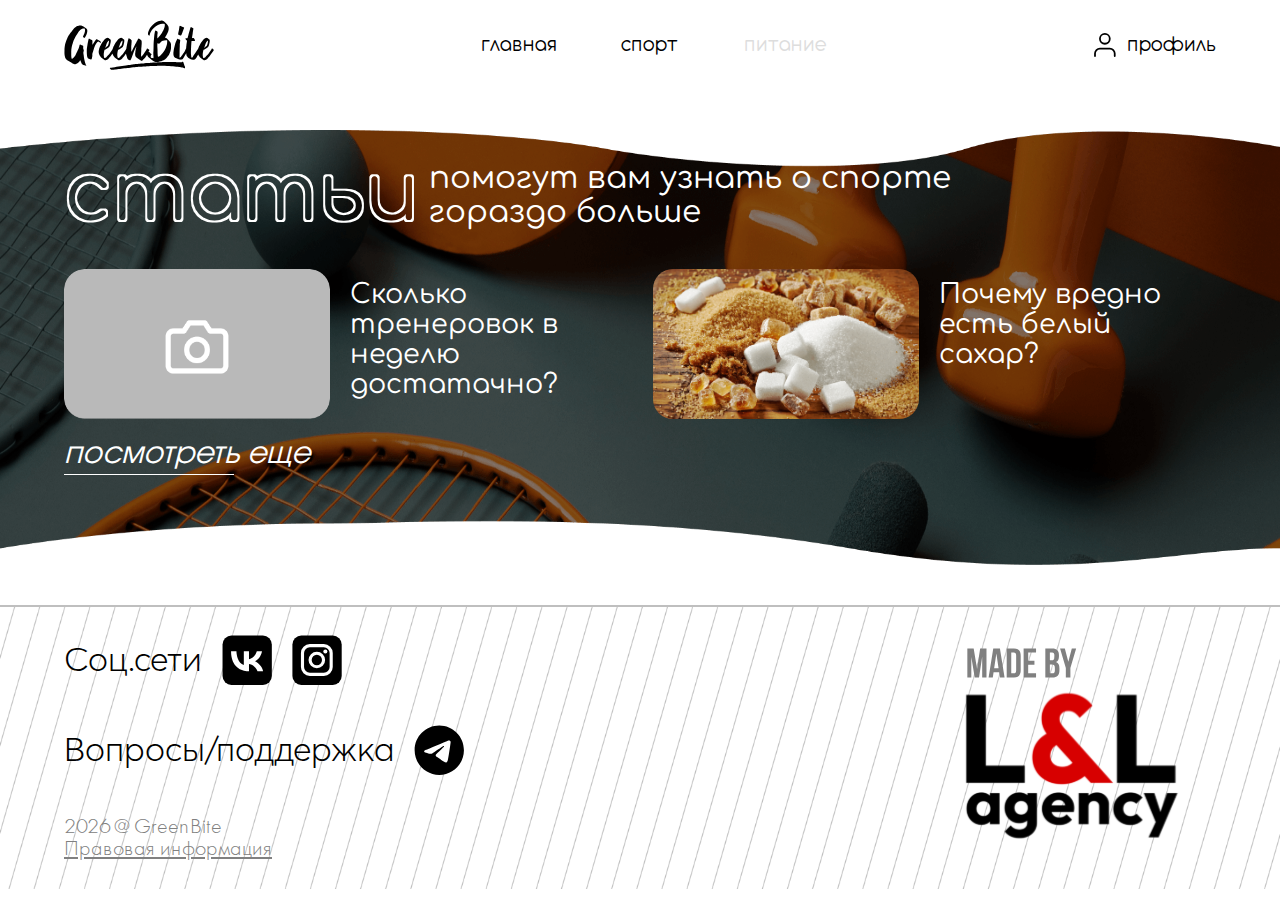
<file: index.html>
<!DOCTYPE html>
<html lang="ru">
  <head>
    <meta charset="utf-8" />
    <meta http-equiv="X-UA-Compatible" content="IE=edge" />
    <meta name="viewport" content="width=device-width, initial-scale=1.0" />

    <title>GreenBite - Статьи</title>

    <meta name="description" content="GreenBite - Страница со статьями" />
    <meta name="keywords" content="GreenBite" />
    <meta name="author" content="L&L agency" />
    <meta name="image" content="https://shiw288.github.io/greenbyte/assets/imgs/blocks/profile/bg.png" />

    <meta property="og:type" content="website" />
    <meta property="og:title" content="GreenBite" />
    <meta
      property="og:description"
      content="GreenBite - Страница со статьями"
    />
    <meta property="og:image" content="https://shiw288.github.io/greenbyte/assets/imgs/favicon/favicon.ico" />
    <!-- <meta property='og:url' content='https://example.com' /> -->

    <!-- <link rel='canonical' href='https://example.com' /> -->

    <link rel="preconnect" href="https://fonts.gstatic.com" />
    <link rel="preconnect" href="https://cdnjs.cloudflare.com" />
    <!-- <link rel='preconnect' href='https://google-analytics.com' /> -->

    <style>
      .articles__hero {
        /* Default background image */
        background-image: url("https://shiw288.github.io/greenbyte/assets/imgs/blocks/articles/articles-full-bg-recepts.png");
      }

      /* Media query for smaller screens */
      @media (max-width: 1200px) {
        .articles__hero {
          background-image: url("https://shiw288.github.io/greenbyte/assets/imgs/blocks/articles/articles-small-bg-recepts.png");
        }
      }
    </style>
    <style>
      .footer {
        /* Default background image */
        background-image: url("https://shiw288.github.io/greenbyte/assets/imgs/blocks/footer/bg.png") !important;
      }

      /* Media query for smaller screens */
      @media (max-width: 600px) {
        .footer {
          background-image: url("https://shiw288.github.io/greenbyte/assets/imgs/blocks/footer/bg-mobile.png") !important;
        }
      }
    </style>
    <!-- fonts -->
    <link
      href="https://fonts.googleapis.com/css?family=Comfortaa:300,regular,500,600,700"
      rel="stylesheet"
    />
    <link rel="stylesheet" href="https://shiw288.github.io/greenbyte/assets/fonts/FuturaPT/stylesheet.css" />
    <link rel="stylesheet" href="https://shiw288.github.io/greenbyte/assets/fonts/Averta/stylesheet.css" />
    <link rel="stylesheet" href="https://shiw288.github.io/greenbyte/assets/fonts/Briberra/stylesheet.css" />
    <link rel="stylesheet" href="https://shiw288.github.io/greenbyte/assets/fonts/Antipasto/stylesheet.css" />
    <link rel="stylesheet" href="https://shiw288.github.io/greenbyte/assets/fonts/Evolventa/stylesheet.css" />
    <link rel="stylesheet" href="https://shiw288.github.io/greenbyte/assets/fonts/Bebas Neue/stylesheet.css" />
    <link
      rel="stylesheet"
      href="https://shiw288.github.io/greenbyte/assets/fonts/Averta_Cyrillic/stylesheet.css"
    />
    <!-- scripts -->
    <script src="https://code.jquery.com/jquery-3.6.0.min.js"></script>
    <!-- favicon -->
    <link
      rel="apple-touch-icon"
      sizes="180x180"
      href="https://shiw288.github.io/greenbyte/assets/imgs/favicon/apple-touch-icon.png"
    />
    <link
      rel="icon"
      type="image/png"
      sizes="32x32"
      href="https://shiw288.github.io/greenbyte/assets/imgs/favicon/favicon-32x32.png"
    />
    <link
      rel="icon"
      type="image/png"
      sizes="16x16"
      href="https://shiw288.github.io/greenbyte/assets/imgs/favicon/favicon-16x16.png"
    />
    <!-- <link rel='manifest' href='/site.webmanifest'> -->

    <meta
      name="msapplication-TileImage"
      content="https://shiw288.github.io/greenbyte/assets/imgs/favicon/android-chrome-192x192.png"
    />
    <meta name="msapplication-TileColor" content="#ffffff" />
    <meta name="theme-color" content="#ffffff" />

    <meta name="apple-mobile-web-app-title" content="GreenBite" />
    <meta name="apple-mobile-web-app-capable" content="yes" />

    <meta name="format-detection" content="telephone=no" />
    <meta name="format-detection" content="address=no" />

    <link
      rel="shortcut icon"
      href="https://shiw288.github.io/greenbyte/assets/imgs/favicon/favicon.ico"
      type="image/x-icon"
    />
    <!-- <link rel="stylesheet" href="https://shiw288.github.io/greenbyte/scss/pages/css/articles.min.css" /> -->
    <link rel="stylesheet" href="https://shiw288.github.io/greenbyte/scss/pages/css/exercises.min.css" />
  </head>
  <body>
    <header class="header">
      <div class="container header__wrapper">
        <div class="header__content">
          <div class="header__logo">
            <a href="https://shiw288.github.io/greenbyte/">
              <img src="https://shiw288.github.io/greenbyte/assets/imgs/icons/logos/logo.svg" alt="GreenBite" />
            </a>
          </div>
          <ul class="header__nav">
            <li class="header__nav-item">
              <a href="https://shiw288.github.io/greenbyte/" class="header__link">главная</a>
            </li>
            <li class="header__nav-item">
              <a href="https://shiw288.github.io/greenbyte/pages/exercises.html" class="header__link">спорт</a>
            </li>
            <li class="header__nav-item">
              <a
                href="https://shiw288.github.io/greenbyte/pages/recipes.html"
                class="header__link header__link-active"
                >питание</a
              >
            </li>
          </ul>
          <ul class="header__nav-mobile">
            <li class="header__nav-item">
              <a href="https://shiw288.github.io/greenbyte/pages/profile.html" class="header__link">
                <svg
                  width="49"
                  height="54"
                  viewBox="0 0 49 54"
                  fill="none"
                  xmlns="http://www.w3.org/2000/svg"
                >
                  <path
                    d="M46.3874 51.9358V46.3874C46.3874 43.4443 45.2182 40.6218 43.1372 38.5407C41.0561 36.4597 38.2336 35.2905 35.2905 35.2905H13.0968C10.1538 35.2905 7.33125 36.4597 5.25019 38.5407C3.16913 40.6218 2 43.4443 2 46.3874V51.9358"
                    stroke="black"
                    stroke-width="4"
                    stroke-linecap="round"
                    stroke-linejoin="round"
                  />
                  <path
                    d="M24.1945 24.1937C30.3231 24.1937 35.2913 19.2255 35.2913 13.0968C35.2913 6.96823 30.3231 2 24.1945 2C18.0659 2 13.0977 6.96823 13.0977 13.0968C13.0977 19.2255 18.0659 24.1937 24.1945 24.1937Z"
                    stroke="black"
                    stroke-width="4"
                    stroke-linecap="round"
                    stroke-linejoin="round"
                  />
                </svg>
                <p>профиль</p>
              </a>
            </li>
            <li class="header__nav-item">
              <a href="https://shiw288.github.io/greenbyte/" class="header__link">главная</a>
            </li>
            <li class="header__nav-item">
              <a href="https://shiw288.github.io/greenbyte/pages/exercises.html" class="header__link">спорт</a>
            </li>
            <li class="header__nav-item">
              <a href="https://shiw288.github.io/greenbyte/pages/recipes.html" class="header__link header__link-active"
                >питание</a
              >
            </li>
          </ul>
          <div class="header__link-profile">
            <a href="https://shiw288.github.io/greenbyte/pages/profile.html" class="header__link">
              <svg
                width="49"
                height="54"
                viewBox="0 0 49 54"
                fill="none"
                xmlns="http://www.w3.org/2000/svg"
              >
                <path
                  d="M46.3874 51.9358V46.3874C46.3874 43.4443 45.2182 40.6218 43.1372 38.5407C41.0561 36.4597 38.2336 35.2905 35.2905 35.2905H13.0968C10.1538 35.2905 7.33125 36.4597 5.25019 38.5407C3.16913 40.6218 2 43.4443 2 46.3874V51.9358"
                  stroke="black"
                  stroke-width="4"
                  stroke-linecap="round"
                  stroke-linejoin="round"
                />
                <path
                  d="M24.1945 24.1937C30.3231 24.1937 35.2913 19.2255 35.2913 13.0968C35.2913 6.96823 30.3231 2 24.1945 2C18.0659 2 13.0977 6.96823 13.0977 13.0968C13.0977 19.2255 18.0659 24.1937 24.1945 24.1937Z"
                  stroke="black"
                  stroke-width="4"
                  stroke-linecap="round"
                  stroke-linejoin="round"
                />
              </svg>
              <p>профиль</p>
            </a>
          </div>
          <div class="header__close-btn">
            <span></span>
          </div>
        </div>
      </div>
    </header>
    <main>
      <section
        class="hero hero__main"
        style="
          background-image: url('https://shiw288.github.io/greenbyte/assets/imgs/blocks/articles/articles-small-bg-trains.png');
        "
      >
        <div class="container hero__wrapper">
          <div class="hero__content">
            <div class="hero__info hero__exercises-info">
              <h2 class="articles__title hero__title"><span>статьи</span></h2>
              <svg
                version="1.1"
                xmlns="//www.w3.org/2000/svg"
                xmlns:xlink="//www.w3.org/1999/xlink"
                style="display: none"
              >
                <defs>
                  <filter id="stroke-text-svg-filter">
                    <feMorphology operator="dilate" radius="2"></feMorphology>
                    <feComposite operator="xor" in="SourceGraphic" />
                  </filter>
                </defs>
              </svg>
              <svg
                version="1.1"
                xmlns="//www.w3.org/2000/svg"
                xmlns:xlink="//www.w3.org/1999/xlink"
                style="display: none"
              >
                <defs>
                  <filter id="stroke-text-svg-filter-small">
                    <feMorphology operator="dilate" radius="1"></feMorphology>
                    <feComposite operator="xor" in="SourceGraphic" />
                  </filter>
                </defs>
              </svg>
              <span class="hero__exercises-subtitle"
                >помогут вам узнать о спорте гораздо больше</span
              >
            </div>
            <div class="hero__articles hero__exercises-articles">
              <article
                class="hero__article-small hero__exercises-article_small article__small"
              >
                <a href="https://shiw288.github.io/greenbyte/articles/">
                  <img
                    class="article__img"
                    src="https://shiw288.github.io/greenbyte/assets/imgs/blocks/articles/image-beforeload.png"
                    alt=""
                  />
                  <div class="hero__article-small_info article__small-info">
                    <h3 class="article__small-title">
                      Сколько тренеровок в неделю достатачно?
                    </h3>
                  </div>
                </a>
              </article>
              <article
                class="hero__article-small hero__exercises-article_small article__small"
              >
                <a href="https://shiw288.github.io/greenbyte/pages/articles/articles/example.html">
                  <img
                    class="article__img"
                    src="https://shiw288.github.io/greenbyte/assets/imgs/blocks/articles/articles-example-full-bg.png"
                    alt=""
                  />
                  <div class="hero__article-small_info article__small-info">
                    <h3 class="article__small-title">
                      Почему вредно есть белый сахар?
                    </h3>
                  </div>
                </a>
              </article>
            </div>
            <a href="#" class="hero__watch-more">посмотреть еще</a>
          </div>
        </div>
      </section>
    </main>
    <footer class="footer">
      <div class="container">
        <div class="footer__content">
          <div class="footer__left">
            <div class="footer__item footer__socials">
              <p>Соц.сети</p>
              <a href="https://vk.com">
                <img src="https://shiw288.github.io/greenbyte/assets/imgs/social/vk.svg" alt="vk" />
              </a>
              <a href="https://inst.com">
                <img src="https://shiw288.github.io/greenbyte/assets/imgs/social/inst.svg" alt="inst" />
              </a>
            </div>
            <div class="footer__item footer__support">
              <p>Вопросы/поддержка</p>
              <a href="htttps://web.telegram.com"
                ><img src="https://shiw288.github.io/greenbyte/assets/imgs/social/tl.svg" alt="telegram"
              /></a>
            </div>
            <div class="footer__item footer__copyright">
              <span class="curr-year"></span><span>@</span
              ><span>GreenBite</span>
              <a href="./">Правовая информация</a>
            </div>
          </div>
          <div class="footer__right">
            <a href="https://ll-agency.ru/">
              <img
                class="footer__img made-by"
                src="https://shiw288.github.io/greenbyte/assets/imgs/icons/logos/made-by.svg"
                alt="L&L agency"
            /></a>
          </div>
        </div>
      </div>
    </footer>
    <!-- scripts -->
    <script src="https://shiw288.github.io/greenbyte/scripts/script.js"></script>
    <script src="https://shiw288.github.io/greenbyte/scripts/pages/login.js"></script>
  </body>
</html>
</file>
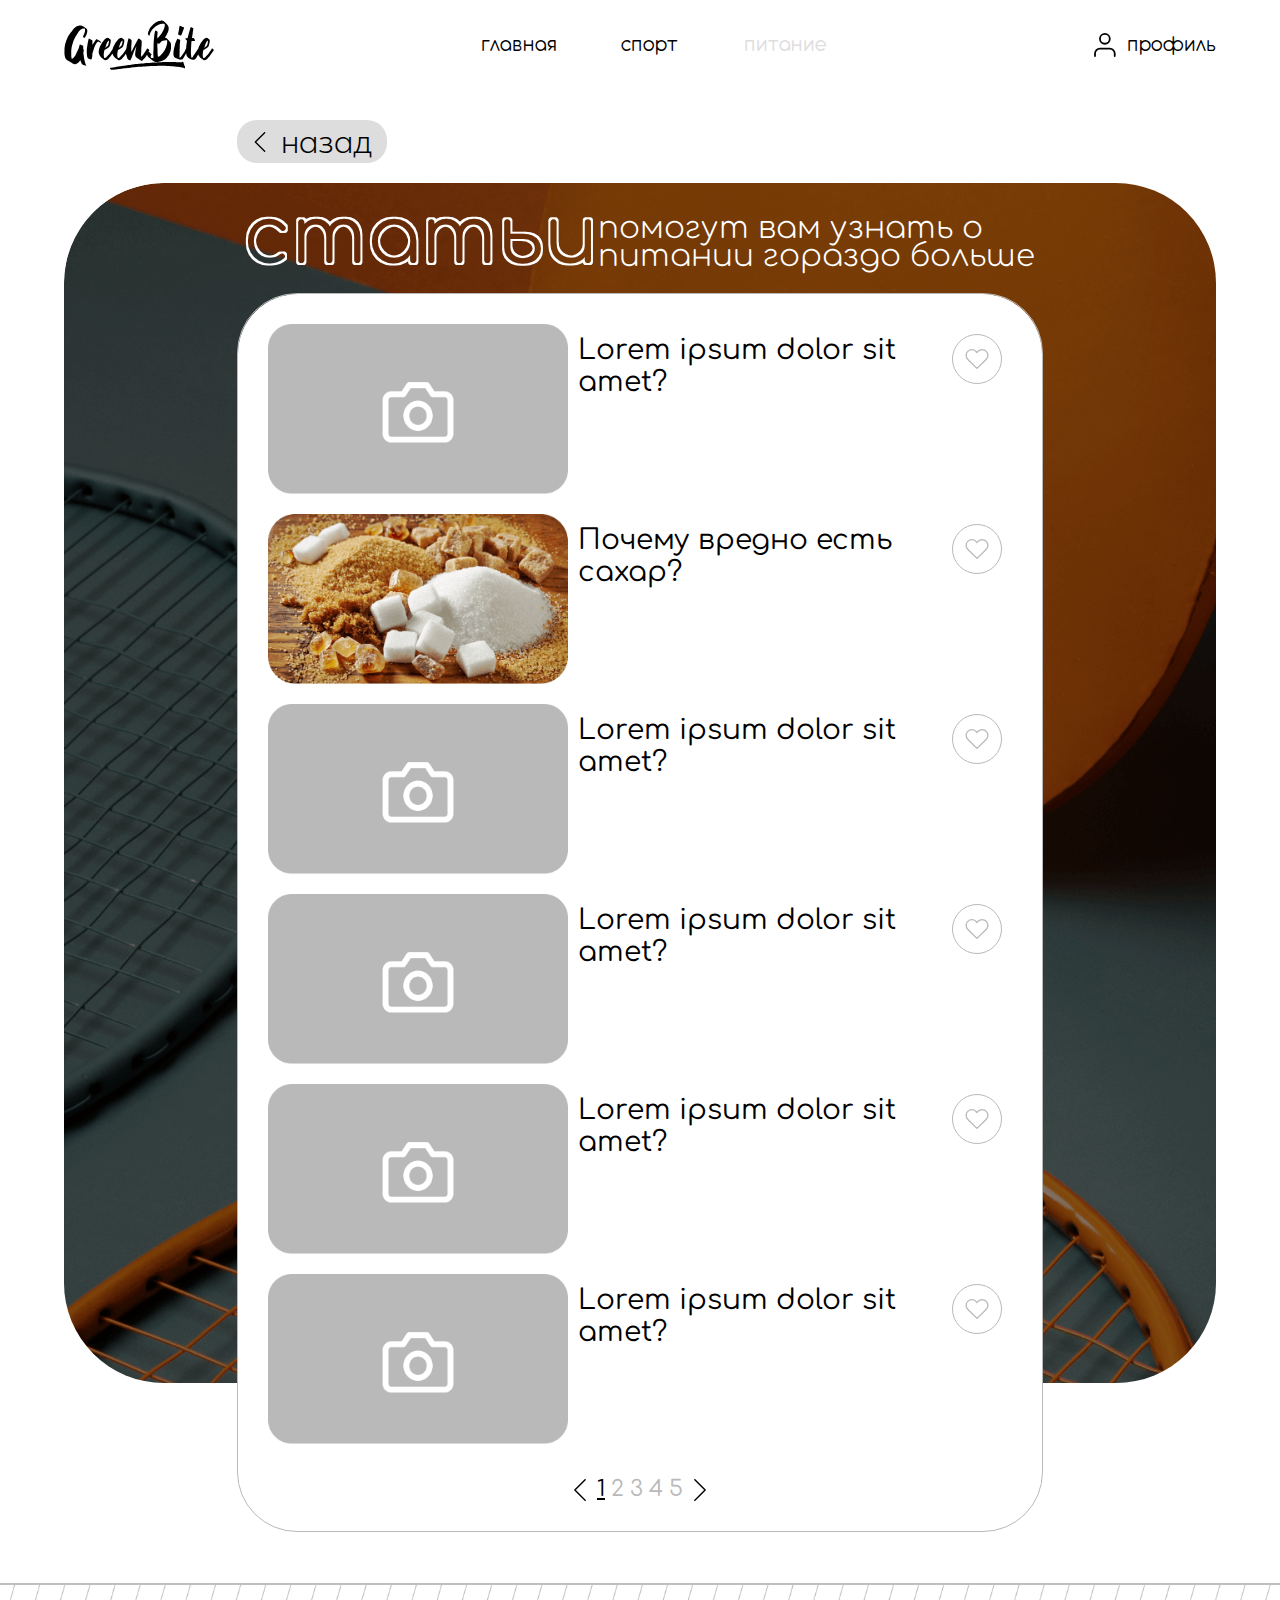
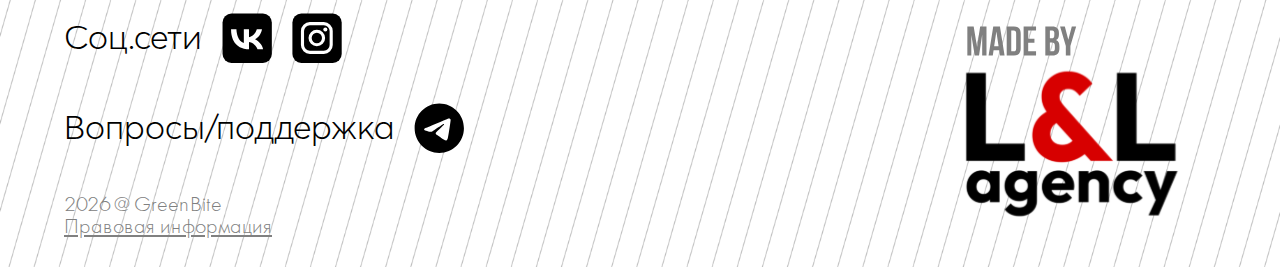
<file: pages/articles-full.html>
<!DOCTYPE html>
<html lang="ru">
  <head>
    <meta charset="utf-8" />
    <meta http-equiv="X-UA-Compatible" content="IE=edge" />
    <meta name="viewport" content="width=device-width, initial-scale=1.0" />

    <title>GreenBite - Статьи</title>

    <meta name="description" content="GreenBite - Страница со статьями" />
    <meta name="keywords" content="GreenBite" />
    <meta name="author" content="L&L agency" />
    <meta name="image" content="https://shiw288.github.io/greenbyte/assets/imgs/blocks/profile/bg.png" />

    <meta property="og:type" content="website" />
    <meta property="og:title" content="GreenBite" />
    <meta
      property="og:description"
      content="GreenBite - Страница со статьями"
    />
    <meta property="og:image" content="https://shiw288.github.io/greenbyte/assets/imgs/favicon/favicon.ico" />
    <!-- <meta property='og:url' content='https://example.com' /> -->

    <!-- <link rel='canonical' href='https://example.com' /> -->

    <link rel="preconnect" href="https://fonts.gstatic.com" />
    <link rel="preconnect" href="https://cdnjs.cloudflare.com" />
    <!-- <link rel='preconnect' href='https://google-analytics.com' /> -->

    <style>
      .articles__hero {
        /* Default background image */
        background-image: url("https://shiw288.github.io/greenbyte/assets/imgs/blocks/articles/articles-full-bg.png");
      }

      /* Media query for smaller screens */
      @media (max-width: 1200px) {
        .articles__hero {
          background-image: url("https://shiw288.github.io/greenbyte/assets/imgs/blocks/articles/articles-small-bg-trains.png");
        }
      }
    </style>
    <style>
      .footer {
        /* Default background image */
        background-image: url("https://shiw288.github.io/greenbyte/assets/imgs/blocks/footer/bg.png") !important;
      }

      /* Media query for smaller screens */
      @media (max-width: 600px) {
        .footer {
          background-image: url("https://shiw288.github.io/greenbyte/assets/imgs/blocks/footer/bg-mobile.png") !important;
        }
      }
    </style>
    <!-- fonts -->
    <link
      href="https://fonts.googleapis.com/css?family=Comfortaa:300,regular,500,600,700"
      rel="stylesheet"
    />
    <link rel="stylesheet" href="https://shiw288.github.io/greenbyte/assets/fonts/FuturaPT/stylesheet.css" />
    <link rel="stylesheet" href="https://shiw288.github.io/greenbyte/assets/fonts/Averta/stylesheet.css" />
    <link rel="stylesheet" href="https://shiw288.github.io/greenbyte/assets/fonts/Briberra/stylesheet.css" />
    <link rel="stylesheet" href="https://shiw288.github.io/greenbyte/assets/fonts/Antipasto/stylesheet.css" />
    <link rel="stylesheet" href="https://shiw288.github.io/greenbyte/assets/fonts/Evolventa/stylesheet.css" />
    <link rel="stylesheet" href="https://shiw288.github.io/greenbyte/assets/fonts/Bebas Neue/stylesheet.css" />
    <link
      rel="stylesheet"
      href="https://shiw288.github.io/greenbyte/assets/fonts/Averta_Cyrillic/stylesheet.css"
    />
    <!-- scripts -->
    <script src="https://code.jquery.com/jquery-3.6.0.min.js"></script>
    <!-- favicon -->
    <link
      rel="apple-touch-icon"
      sizes="180x180"
      href="https://shiw288.github.io/greenbyte/assets/imgs/favicon/apple-touch-icon.png"
    />
    <link
      rel="icon"
      type="image/png"
      sizes="32x32"
      href="https://shiw288.github.io/greenbyte/assets/imgs/favicon/favicon-32x32.png"
    />
    <link
      rel="icon"
      type="image/png"
      sizes="16x16"
      href="https://shiw288.github.io/greenbyte/assets/imgs/favicon/favicon-16x16.png"
    />
    <!-- <link rel='manifest' href='/site.webmanifest'> -->

    <meta
      name="msapplication-TileImage"
      content="https://shiw288.github.io/greenbyte/assets/imgs/favicon/android-chrome-192x192.png"
    />
    <meta name="msapplication-TileColor" content="#ffffff" />
    <meta name="theme-color" content="#ffffff" />

    <meta name="apple-mobile-web-app-title" content="GreenBite" />
    <meta name="apple-mobile-web-app-capable" content="yes" />

    <meta name="format-detection" content="telephone=no" />
    <meta name="format-detection" content="address=no" />

    <link
      rel="shortcut icon"
      href="https://shiw288.github.io/greenbyte/assets/imgs/favicon/favicon.ico"
      type="image/x-icon"
    />
    <link rel="stylesheet" href="https://shiw288.github.io/greenbyte/scss/pages/css/articles.min.css" />
  </head>
  <body>
    <header class="header">
      <div class="container header__wrapper">
        <div class="header__content">
          <div class="header__logo">
            <a href="/">
              <img src="https://shiw288.github.io/greenbyte/assets/imgs/icons/logos/logo.svg" alt="GreenBite" />
            </a>
          </div>
          <ul class="header__nav">
            <li class="header__nav-item">
              <a href="https://shiw288.github.io/greenbyte/" class="header__link">главная</a>
            </li>
            <li class="header__nav-item">
              <a href="https://shiw288.github.io/greenbyte/pages/exercises.html" class="header__link">спорт</a>
            </li>
            <li class="header__nav-item">
              <a href="https://shiw288.github.io/greenbyte/pages/recipes.html" class="header__link header__link-active"
                >питание</a
              >
            </li>
          </ul>
          <ul class="header__nav-mobile">
            <li class="header__nav-item">
              <a href="https://shiw288.github.io/greenbyte/pages/profile.html" class="header__link">
                <svg
                  width="49"
                  height="54"
                  viewBox="0 0 49 54"
                  fill="none"
                  xmlns="http://www.w3.org/2000/svg"
                >
                  <path
                    d="M46.3874 51.9358V46.3874C46.3874 43.4443 45.2182 40.6218 43.1372 38.5407C41.0561 36.4597 38.2336 35.2905 35.2905 35.2905H13.0968C10.1538 35.2905 7.33125 36.4597 5.25019 38.5407C3.16913 40.6218 2 43.4443 2 46.3874V51.9358"
                    stroke="black"
                    stroke-width="4"
                    stroke-linecap="round"
                    stroke-linejoin="round"
                  />
                  <path
                    d="M24.1945 24.1937C30.3231 24.1937 35.2913 19.2255 35.2913 13.0968C35.2913 6.96823 30.3231 2 24.1945 2C18.0659 2 13.0977 6.96823 13.0977 13.0968C13.0977 19.2255 18.0659 24.1937 24.1945 24.1937Z"
                    stroke="black"
                    stroke-width="4"
                    stroke-linecap="round"
                    stroke-linejoin="round"
                  />
                </svg>
                <p>профиль</p>
              </a>
            </li>
            <li class="header__nav-item">
              <a href="https://shiw288.github.io/greenbyte/" class="header__link">главная</a>
            </li>
            <li class="header__nav-item">
              <a href="https://shiw288.github.io/greenbyte/pages/exercises.html" class="header__link">спорт</a>
            </li>
            <li class="header__nav-item">
              <a href="https://shiw288.github.io/greenbyte/pages/recipes.html" class="header__link header__link-active"
                >питание</a
              >
            </li>
          </ul>
          <div class="header__link-profile">
            <a href="https://shiw288.github.io/greenbyte/pages/profile.html" class="header__link">
              <svg
                width="49"
                height="54"
                viewBox="0 0 49 54"
                fill="none"
                xmlns="http://www.w3.org/2000/svg"
              >
                <path
                  d="M46.3874 51.9358V46.3874C46.3874 43.4443 45.2182 40.6218 43.1372 38.5407C41.0561 36.4597 38.2336 35.2905 35.2905 35.2905H13.0968C10.1538 35.2905 7.33125 36.4597 5.25019 38.5407C3.16913 40.6218 2 43.4443 2 46.3874V51.9358"
                  stroke="black"
                  stroke-width="4"
                  stroke-linecap="round"
                  stroke-linejoin="round"
                />
                <path
                  d="M24.1945 24.1937C30.3231 24.1937 35.2913 19.2255 35.2913 13.0968C35.2913 6.96823 30.3231 2 24.1945 2C18.0659 2 13.0977 6.96823 13.0977 13.0968C13.0977 19.2255 18.0659 24.1937 24.1945 24.1937Z"
                  stroke="black"
                  stroke-width="4"
                  stroke-linecap="round"
                  stroke-linejoin="round"
                />
              </svg>
              <p>профиль</p>
            </a>
          </div>
          <div class="header__close-btn">
            <span></span>
          </div>
        </div>
      </div>
    </header>
    <main>
      <div class="arrow-back">
        <div class="container">
          <a
            class="arrow-back-link profile__form-btn navigation__back-btn"
            href="#"
            onclick="history.back(); return false;"
          >
            <svg
              width="16"
              height="30"
              viewBox="0 0 16 30"
              fill="none"
              xmlns="http://www.w3.org/2000/svg"
            >
              <path
                d="M15 29L1 15L15 1"
                stroke="black"
                stroke-width="2"
                stroke-linecap="round"
                stroke-linejoin="round"
              />
            </svg>
            <p>назад</p>
          </a>
        </div>
      </div>
      <div class="container articles__hero-wrapper">
        <section class="articles__hero-exercises articles__hero">
          <div class="articles__hero-info">
            <h2 class="articles__title hero__title"><span>статьи</span></h2>
            <svg
              version="1.1"
              xmlns="//www.w3.org/2000/svg"
              xmlns:xlink="//www.w3.org/1999/xlink"
              style="display: none"
            >
              <defs>
                <filter id="stroke-text-svg-filter">
                  <feMorphology operator="dilate" radius="2"></feMorphology>
                  <feComposite operator="xor" in="SourceGraphic" />
                </filter>
              </defs>
            </svg>
            <svg
              version="1.1"
              xmlns="//www.w3.org/2000/svg"
              xmlns:xlink="//www.w3.org/1999/xlink"
              style="display: none"
            >
              <defs>
                <filter id="stroke-text-svg-filter-small">
                  <feMorphology operator="dilate" radius="1"></feMorphology>
                  <feComposite operator="xor" in="SourceGraphic" />
                </filter>
              </defs>
            </svg>
            <span class="articles__subtitle hero__subtitle"
              >помогут вам узнать о питании гораздо больше</span
            >
          </div>
          <div class="articles__content">
            <div class="articles__info">
              <article class="article__small">
                <a class="article__link" href="./articles/">
                  <img
                    class="article__hero-img article__img"
                    src="https://shiw288.github.io/greenbyte/assets/imgs/blocks/articles/image-beforeload.png"
                    alt=""
                /></a>
                <div class="article__hero-small_info article__small-info">
                  <a class="article__link" href="https://shiw288.github.io/greenbyte/articles/">
                    <h3 class="article__small-title">
                      Lorem ipsum dolor sit amet?
                    </h3></a
                  >
                  <div class="article__small-heart">
                    <svg
                      width="46"
                      height="40"
                      viewBox="0 0 46 40"
                      fill="none"
                      xmlns="http://www.w3.org/2000/svg"
                    >
                      <path
                        d="M40.6203 5.33443C39.6022 4.33011 38.3934 3.5334 37.0629 2.98984C35.7324 2.44628 34.3064 2.1665 32.8663 2.1665C31.4261 2.1665 30.0001 2.44628 28.6696 2.98984C27.3391 3.5334 26.1303 4.33011 25.1122 5.33443L22.9993 7.41778L20.8864 5.33443C18.8299 3.30671 16.0407 2.16755 13.1324 2.16755C10.224 2.16755 7.43482 3.30671 5.37833 5.33443C3.32183 7.36215 2.1665 10.1123 2.1665 12.9799C2.1665 15.8476 3.32183 18.5977 5.37833 20.6255L7.49125 22.7088L22.9993 37.9998L38.5074 22.7088L40.6203 20.6255C41.6389 19.6216 42.4469 18.4297 42.9981 17.1179C43.5494 15.806 43.8332 14.3999 43.8332 12.9799C43.8332 11.5599 43.5494 10.1539 42.9981 8.84202C42.4469 7.53018 41.6389 6.33828 40.6203 5.33443Z"
                        stroke="#B9B9B9"
                        stroke-width="2.5"
                        stroke-linecap="round"
                        stroke-linejoin="round"
                      />
                    </svg>
                  </div>
                </div>
              </article>
              <article class="article__small">
                <a class="article__link" href="https://shiw288.github.io/greenbyte/articles/recepts/example.html">
                  <img
                    class="article__hero-img article__img"
                    src="https://shiw288.github.io/greenbyte/assets/imgs/blocks/articles/articles-example-left-bg.png"
                    alt=""
                /></a>
                <div class="article__hero-small_info article__small-info">
                  <a
                    class="article__link"
                    href="https://shiw288.github.io/greenbyte/articles/recepts/example.html"
                  >
                    <h3 class="article__small-title">
                      Почему вредно есть сахар?
                    </h3></a
                  >
                  <div class="article__small-heart">
                    <svg
                      width="46"
                      height="40"
                      viewBox="0 0 46 40"
                      fill="none"
                      xmlns="http://www.w3.org/2000/svg"
                    >
                      <path
                        d="M40.6203 5.33443C39.6022 4.33011 38.3934 3.5334 37.0629 2.98984C35.7324 2.44628 34.3064 2.1665 32.8663 2.1665C31.4261 2.1665 30.0001 2.44628 28.6696 2.98984C27.3391 3.5334 26.1303 4.33011 25.1122 5.33443L22.9993 7.41778L20.8864 5.33443C18.8299 3.30671 16.0407 2.16755 13.1324 2.16755C10.224 2.16755 7.43482 3.30671 5.37833 5.33443C3.32183 7.36215 2.1665 10.1123 2.1665 12.9799C2.1665 15.8476 3.32183 18.5977 5.37833 20.6255L7.49125 22.7088L22.9993 37.9998L38.5074 22.7088L40.6203 20.6255C41.6389 19.6216 42.4469 18.4297 42.9981 17.1179C43.5494 15.806 43.8332 14.3999 43.8332 12.9799C43.8332 11.5599 43.5494 10.1539 42.9981 8.84202C42.4469 7.53018 41.6389 6.33828 40.6203 5.33443Z"
                        stroke="#B9B9B9"
                        stroke-width="2.5"
                        stroke-linecap="round"
                        stroke-linejoin="round"
                      />
                    </svg>
                  </div>
                </div>
              </article>
              <article class="article__small">
                <a class="article__link" href="./articles/">
                  <img
                    class="article__hero-img article__img"
                    src="https://shiw288.github.io/greenbyte/assets/imgs/blocks/articles/image-beforeload.png"
                    alt=""
                /></a>
                <div class="article__hero-small_info article__small-info">
                  <a class="article__link" href="https://shiw288.github.io/greenbyte/articles/">
                    <h3 class="article__small-title">
                      Lorem ipsum dolor sit amet?
                    </h3></a
                  >
                  <div class="article__small-heart">
                    <svg
                      width="46"
                      height="40"
                      viewBox="0 0 46 40"
                      fill="none"
                      xmlns="http://www.w3.org/2000/svg"
                    >
                      <path
                        d="M40.6203 5.33443C39.6022 4.33011 38.3934 3.5334 37.0629 2.98984C35.7324 2.44628 34.3064 2.1665 32.8663 2.1665C31.4261 2.1665 30.0001 2.44628 28.6696 2.98984C27.3391 3.5334 26.1303 4.33011 25.1122 5.33443L22.9993 7.41778L20.8864 5.33443C18.8299 3.30671 16.0407 2.16755 13.1324 2.16755C10.224 2.16755 7.43482 3.30671 5.37833 5.33443C3.32183 7.36215 2.1665 10.1123 2.1665 12.9799C2.1665 15.8476 3.32183 18.5977 5.37833 20.6255L7.49125 22.7088L22.9993 37.9998L38.5074 22.7088L40.6203 20.6255C41.6389 19.6216 42.4469 18.4297 42.9981 17.1179C43.5494 15.806 43.8332 14.3999 43.8332 12.9799C43.8332 11.5599 43.5494 10.1539 42.9981 8.84202C42.4469 7.53018 41.6389 6.33828 40.6203 5.33443Z"
                        stroke="#B9B9B9"
                        stroke-width="2.5"
                        stroke-linecap="round"
                        stroke-linejoin="round"
                      />
                    </svg>
                  </div>
                </div>
              </article>
              <article class="article__small">
                <a class="article__link" href="https://shiw288.github.io/greenbyte/articles/">
                  <img
                    class="article__hero-img article__img"
                    src="https://shiw288.github.io/greenbyte/assets/imgs/blocks/articles/image-beforeload.png"
                    alt=""
                /></a>
                <div class="article__hero-small_info article__small-info">
                  <a class="article__link" href="https://shiw288.github.io/greenbyte/articles/">
                    <h3 class="article__small-title">
                      Lorem ipsum dolor sit amet?
                    </h3></a
                  >
                  <div class="article__small-heart">
                    <svg
                      width="46"
                      height="40"
                      viewBox="0 0 46 40"
                      fill="none"
                      xmlns="http://www.w3.org/2000/svg"
                    >
                      <path
                        d="M40.6203 5.33443C39.6022 4.33011 38.3934 3.5334 37.0629 2.98984C35.7324 2.44628 34.3064 2.1665 32.8663 2.1665C31.4261 2.1665 30.0001 2.44628 28.6696 2.98984C27.3391 3.5334 26.1303 4.33011 25.1122 5.33443L22.9993 7.41778L20.8864 5.33443C18.8299 3.30671 16.0407 2.16755 13.1324 2.16755C10.224 2.16755 7.43482 3.30671 5.37833 5.33443C3.32183 7.36215 2.1665 10.1123 2.1665 12.9799C2.1665 15.8476 3.32183 18.5977 5.37833 20.6255L7.49125 22.7088L22.9993 37.9998L38.5074 22.7088L40.6203 20.6255C41.6389 19.6216 42.4469 18.4297 42.9981 17.1179C43.5494 15.806 43.8332 14.3999 43.8332 12.9799C43.8332 11.5599 43.5494 10.1539 42.9981 8.84202C42.4469 7.53018 41.6389 6.33828 40.6203 5.33443Z"
                        stroke="#B9B9B9"
                        stroke-width="2.5"
                        stroke-linecap="round"
                        stroke-linejoin="round"
                      />
                    </svg>
                  </div>
                </div>
              </article>
              <article class="article__small">
                <a class="article__link" href="https://shiw288.github.io/greenbyte/articles/">
                  <img
                    class="article__hero-img article__img"
                    src="https://shiw288.github.io/greenbyte/assets/imgs/blocks/articles/image-beforeload.png"
                    alt=""
                /></a>
                <div class="article__hero-small_info article__small-info">
                  <a class="article__link" href="https://shiw288.github.io/greenbyte/articles/">
                    <h3 class="article__small-title">
                      Lorem ipsum dolor sit amet?
                    </h3></a
                  >
                  <div class="article__small-heart">
                    <svg
                      width="46"
                      height="40"
                      viewBox="0 0 46 40"
                      fill="none"
                      xmlns="http://www.w3.org/2000/svg"
                    >
                      <path
                        d="M40.6203 5.33443C39.6022 4.33011 38.3934 3.5334 37.0629 2.98984C35.7324 2.44628 34.3064 2.1665 32.8663 2.1665C31.4261 2.1665 30.0001 2.44628 28.6696 2.98984C27.3391 3.5334 26.1303 4.33011 25.1122 5.33443L22.9993 7.41778L20.8864 5.33443C18.8299 3.30671 16.0407 2.16755 13.1324 2.16755C10.224 2.16755 7.43482 3.30671 5.37833 5.33443C3.32183 7.36215 2.1665 10.1123 2.1665 12.9799C2.1665 15.8476 3.32183 18.5977 5.37833 20.6255L7.49125 22.7088L22.9993 37.9998L38.5074 22.7088L40.6203 20.6255C41.6389 19.6216 42.4469 18.4297 42.9981 17.1179C43.5494 15.806 43.8332 14.3999 43.8332 12.9799C43.8332 11.5599 43.5494 10.1539 42.9981 8.84202C42.4469 7.53018 41.6389 6.33828 40.6203 5.33443Z"
                        stroke="#B9B9B9"
                        stroke-width="2.5"
                        stroke-linecap="round"
                        stroke-linejoin="round"
                      />
                    </svg>
                  </div>
                </div>
              </article>
              <article class="article__small">
                <a class="article__link" href="https://shiw288.github.io/greenbyte/articles/">
                  <img
                    class="article__hero-img article__img"
                    src="https://shiw288.github.io/greenbyte/assets/imgs/blocks/articles/image-beforeload.png"
                    alt=""
                /></a>
                <div class="article__hero-small_info article__small-info">
                  <a class="article__link" href="./articles/">
                    <h3 class="article__small-title">
                      Lorem ipsum dolor sit amet?
                    </h3></a
                  >
                  <div class="article__small-heart">
                    <svg
                      width="46"
                      height="40"
                      viewBox="0 0 46 40"
                      fill="none"
                      xmlns="http://www.w3.org/2000/svg"
                    >
                      <path
                        d="M40.6203 5.33443C39.6022 4.33011 38.3934 3.5334 37.0629 2.98984C35.7324 2.44628 34.3064 2.1665 32.8663 2.1665C31.4261 2.1665 30.0001 2.44628 28.6696 2.98984C27.3391 3.5334 26.1303 4.33011 25.1122 5.33443L22.9993 7.41778L20.8864 5.33443C18.8299 3.30671 16.0407 2.16755 13.1324 2.16755C10.224 2.16755 7.43482 3.30671 5.37833 5.33443C3.32183 7.36215 2.1665 10.1123 2.1665 12.9799C2.1665 15.8476 3.32183 18.5977 5.37833 20.6255L7.49125 22.7088L22.9993 37.9998L38.5074 22.7088L40.6203 20.6255C41.6389 19.6216 42.4469 18.4297 42.9981 17.1179C43.5494 15.806 43.8332 14.3999 43.8332 12.9799C43.8332 11.5599 43.5494 10.1539 42.9981 8.84202C42.4469 7.53018 41.6389 6.33828 40.6203 5.33443Z"
                        stroke="#B9B9B9"
                        stroke-width="2.5"
                        stroke-linecap="round"
                        stroke-linejoin="round"
                      />
                    </svg>
                  </div>
                </div>
              </article>
            </div>
            <div class="articles__pagination">
              <a href="#" class="articles__pagination-back">
                <svg
                  width="16"
                  height="30"
                  viewBox="0 0 16 30"
                  fill="none"
                  xmlns="http://www.w3.org/2000/svg"
                >
                  <path
                    d="M15 29L1 15L15 1"
                    stroke="black"
                    stroke-width="2"
                    stroke-linecap="round"
                    stroke-linejoin="round"
                  />
                </svg>
              </a>
              <a
                class="articles__pagination-link articles__pagination-link_active"
                href="https://shiw288.github.io/greenbyte/pages/articles/page-1.html"
                >1</a
              >
              <a
                class="articles__pagination-link"
                href="https://shiw288.github.io/greenbyte/pages/articles/page-2.html"
                >2</a
              >
              <a
                class="articles__pagination-link"
                href="https://shiw288.github.io/greenbyte/pages/articles/page-3.html"
                >3</a
              >
              <a
                class="articles__pagination-link"
                href="https://shiw288.github.io/greenbyte/pages/articles/page-4.html"
                >4</a
              >
              <a
                class="articles__pagination-link"
                href="https://shiw288.github.io/greenbyte/pages/articles/page-5.html"
                >5</a
              >
              <a href="#" class="articles__pagination-next">
                <svg
                  width="16"
                  height="30"
                  viewBox="0 0 16 30"
                  fill="none"
                  xmlns="http://www.w3.org/2000/svg"
                >
                  <path
                    d="M15 29L1 15L15 1"
                    stroke="black"
                    stroke-width="2"
                    stroke-linecap="round"
                    stroke-linejoin="round"
                  />
                </svg>
              </a>
            </div>
          </div>
        </section>
      </div>
    </main>
    <footer class="footer">
      <div class="container">
        <div class="footer__content">
          <div class="footer__left">
            <div class="footer__item footer__socials">
              <p>Соц.сети</p>
              <a href="https://vk.com">
                <img src="https://shiw288.github.io/greenbyte/assets/imgs/social/vk.svg" alt="vk" />
              </a>
              <a href="https://inst.com">
                <img src="https://shiw288.github.io/greenbyte/assets/imgs/social/inst.svg" alt="inst" />
              </a>
            </div>
            <div class="footer__item footer__support">
              <p>Вопросы/поддержка</p>
              <a href="htttps://web.telegram.com"
                ><img src="https://shiw288.github.io/greenbyte/assets/imgs/social/tl.svg" alt="telegram"
              /></a>
            </div>
            <div class="footer__item footer__copyright">
              <span class="curr-year"></span><span>@</span
              ><span>GreenBite</span>
              <a href="https://shiw288.github.io/greenbyte/info">Правовая информация</a>
            </div>
          </div>
          <div class="footer__right">
            <a href="https://ll-agency.ru/">
              <img
                class="footer__img made-by"
                src="https://shiw288.github.io/greenbyte/assets/imgs/icons/logos/made-by.svg"
                alt="L&L agency"
            /></a>
          </div>
        </div>
      </div>
    </footer>
    <!-- scripts -->
    <script src="https://shiw288.github.io/greenbyte/scripts/script.js"></script>
    <script src="https://shiw288.github.io/greenbyte/scripts/pages/login.js"></script>
  </body>
</html>
</file>
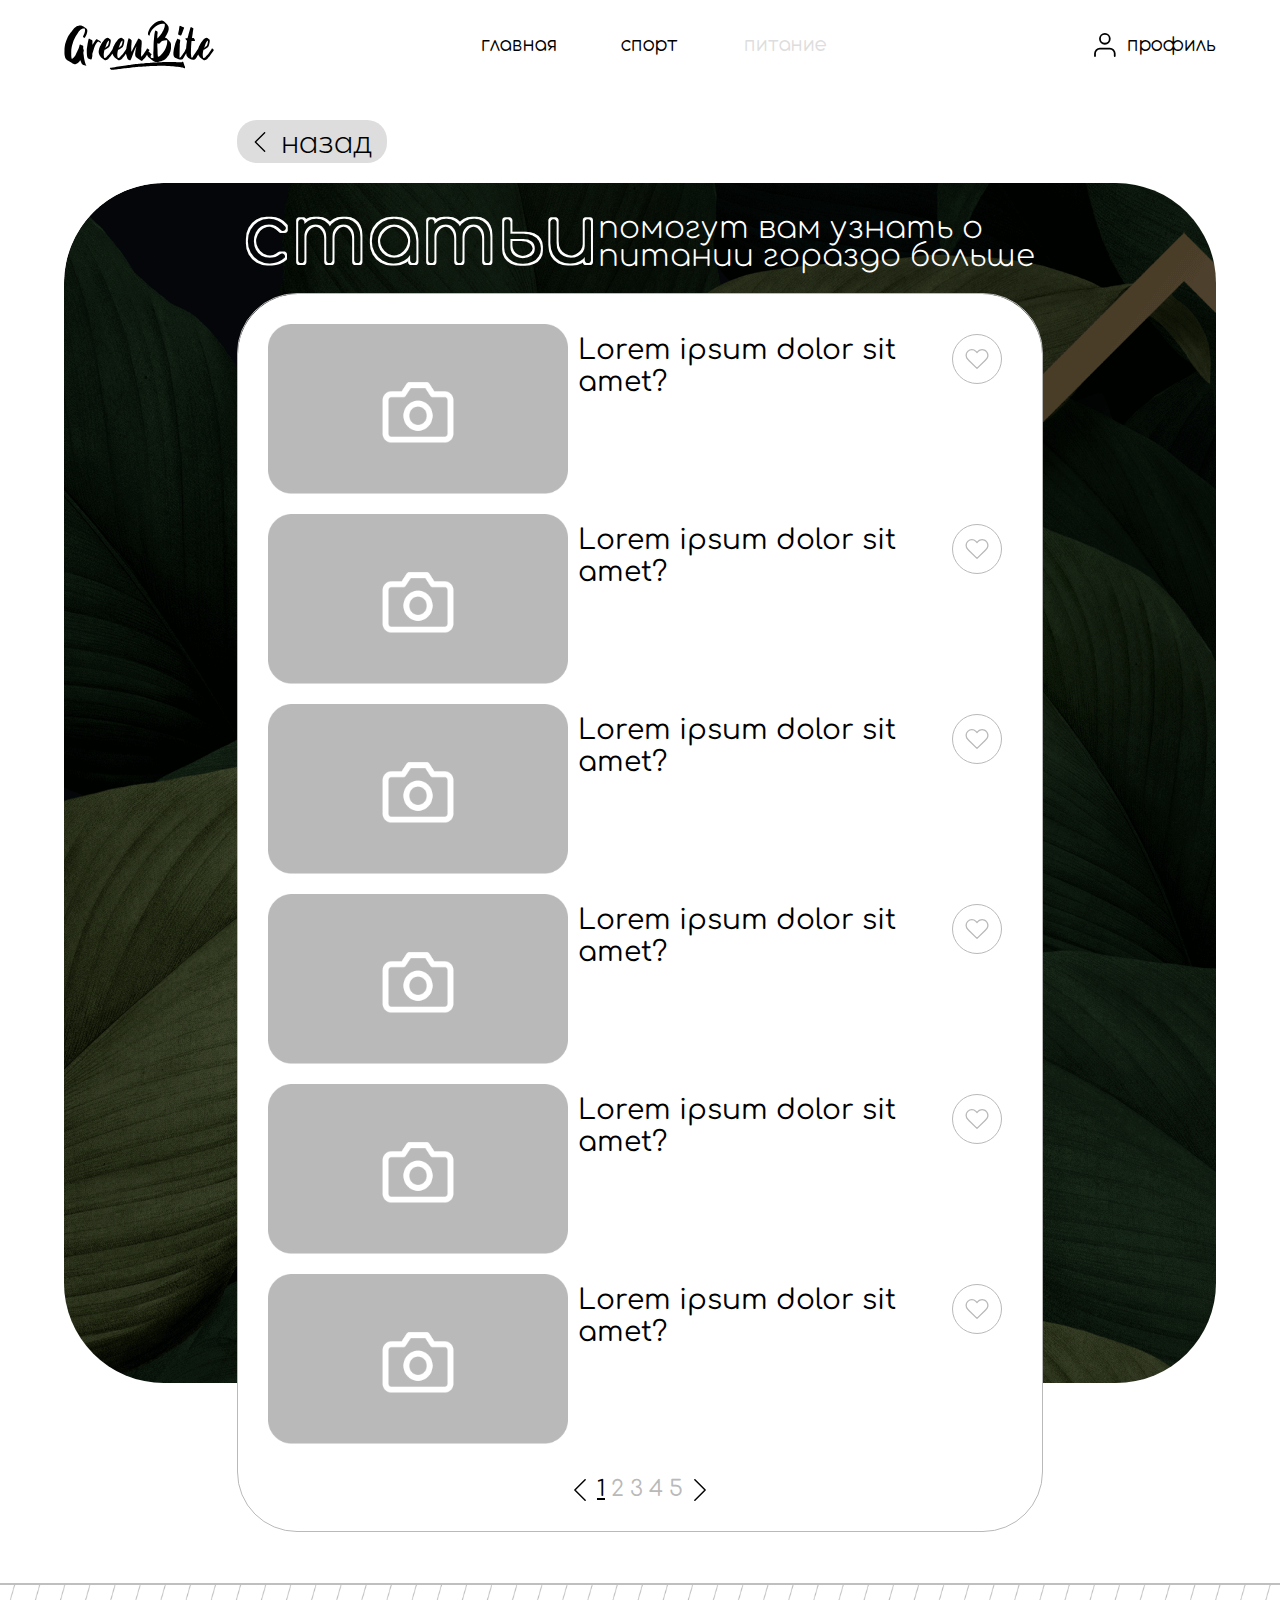
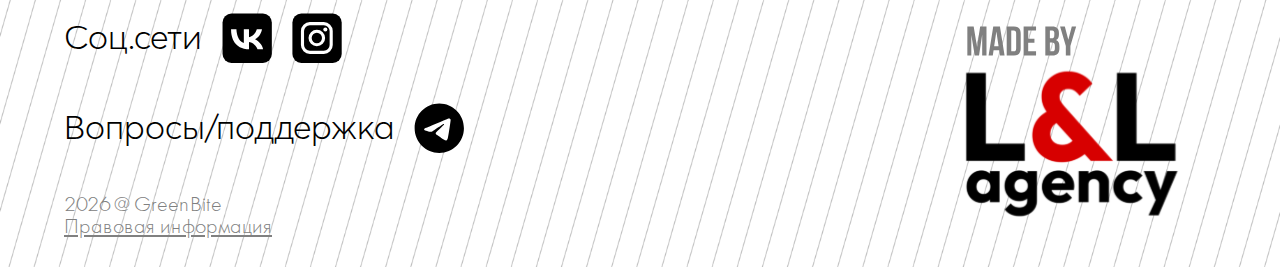
<file: pages/articles.html>
<!DOCTYPE html>
<html lang="ru">
  <head>
    <meta charset="utf-8" />
    <meta http-equiv="X-UA-Compatible" content="IE=edge" />
    <meta name="viewport" content="width=device-width, initial-scale=1.0" />

    <title>GreenBite - Статьи</title>

    <meta name="description" content="GreenBite - Страница со статьями" />
    <meta name="keywords" content="GreenBite" />
    <meta name="author" content="L&L agency" />
    <meta name="image" content="https://shiw288.github.io/greenbyte/assets/imgs/blocks/profile/bg.png" />

    <meta property="og:type" content="website" />
    <meta property="og:title" content="GreenBite" />
    <meta
      property="og:description"
      content="GreenBite - Страница со статьями"
    />
    <meta property="og:image" content="https://shiw288.github.io/greenbyte/assets/imgs/favicon/favicon.ico" />
    <!-- <meta property='og:url' content='https://example.com' /> -->

    <!-- <link rel='canonical' href='https://example.com' /> -->

    <link rel="preconnect" href="https://fonts.gstatic.com" />
    <link rel="preconnect" href="https://cdnjs.cloudflare.com" />
    <!-- <link rel='preconnect' href='https://google-analytics.com' /> -->

    <style>
      .articles__hero {
        /* Default background image */
        background-image: url("https://shiw288.github.io/greenbyte/assets/imgs/blocks/articles/articles-full-bg-recepts.png");
      }

      /* Media query for smaller screens */
      @media (max-width: 1200px) {
        .articles__hero {
          background-image: url("https://shiw288.github.io/greenbyte/assets/imgs/blocks/articles/articles-small-bg-recepts.png");
        }
      }
    </style>
    <style>
      .footer {
        /* Default background image */
        background-image: url("https://shiw288.github.io/greenbyte/assets/imgs/blocks/footer/bg.png") !important;
      }

      /* Media query for smaller screens */
      @media (max-width: 600px) {
        .footer {
          background-image: url("https://shiw288.github.io/greenbyte/assets/imgs/blocks/footer/bg-mobile.png") !important;
        }
      }
    </style>
    <!-- fonts -->
    <link
      href="https://fonts.googleapis.com/css?family=Comfortaa:300,regular,500,600,700"
      rel="stylesheet"
    />
    <link rel="stylesheet" href="https://shiw288.github.io/greenbyte/assets/fonts/FuturaPT/stylesheet.css" />
    <link rel="stylesheet" href="https://shiw288.github.io/greenbyte/assets/fonts/Averta/stylesheet.css" />
    <link rel="stylesheet" href="https://shiw288.github.io/greenbyte/assets/fonts/Briberra/stylesheet.css" />
    <link rel="stylesheet" href="https://shiw288.github.io/greenbyte/assets/fonts/Antipasto/stylesheet.css" />
    <link rel="stylesheet" href="https://shiw288.github.io/greenbyte/assets/fonts/Evolventa/stylesheet.css" />
    <link rel="stylesheet" href="https://shiw288.github.io/greenbyte/assets/fonts/Bebas Neue/stylesheet.css" />
    <link
      rel="stylesheet"
      href="https://shiw288.github.io/greenbyte/assets/fonts/Averta_Cyrillic/stylesheet.css"
    />
    <!-- scripts -->
    <script src="https://code.jquery.com/jquery-3.6.0.min.js"></script>
    <!-- favicon -->
    <link
      rel="apple-touch-icon"
      sizes="180x180"
      href="https://shiw288.github.io/greenbyte/assets/imgs/favicon/apple-touch-icon.png"
    />
    <link
      rel="icon"
      type="image/png"
      sizes="32x32"
      href="https://shiw288.github.io/greenbyte/assets/imgs/favicon/favicon-32x32.png"
    />
    <link
      rel="icon"
      type="image/png"
      sizes="16x16"
      href="https://shiw288.github.io/greenbyte/assets/imgs/favicon/favicon-16x16.png"
    />
    <!-- <link rel='manifest' href='/site.webmanifest'> -->

    <meta
      name="msapplication-TileImage"
      content="https://shiw288.github.io/greenbyte/assets/imgs/favicon/android-chrome-192x192.png"
    />
    <meta name="msapplication-TileColor" content="#ffffff" />
    <meta name="theme-color" content="#ffffff" />

    <meta name="apple-mobile-web-app-title" content="GreenBite" />
    <meta name="apple-mobile-web-app-capable" content="yes" />

    <meta name="format-detection" content="telephone=no" />
    <meta name="format-detection" content="address=no" />

    <link
      rel="shortcut icon"
      href="https://shiw288.github.io/greenbyte/assets/imgs/favicon/favicon.ico"
      type="image/x-icon"
    />
    <link rel="stylesheet" href="https://shiw288.github.io/greenbyte/scss/pages/css/articles.min.css" />
  </head>
  <body>
    <header class="header">
      <div class="container header__wrapper">
        <div class="header__content">
          <div class="header__logo">
            <a href="https://shiw288.github.io/greenbyte/">
              <img src="https://shiw288.github.io/greenbyte/assets/imgs/icons/logos/logo.svg" alt="GreenBite" />
            </a>
          </div>
          <ul class="header__nav">
            <li class="header__nav-item">
              <a href="https://shiw288.github.io/greenbyte/" class="header__link">главная</a>
            </li>
            <li class="header__nav-item">
              <a href="https://shiw288.github.io/greenbyte/pages/exercises.html" class="header__link">спорт</a>
            </li>
            <li class="header__nav-item">
              <a href="https://shiw288.github.io/greenbyte/pages/recipes.html" class="header__link header__link-active"
                >питание</a
              >
            </li>
          </ul>
          <ul class="header__nav-mobile">
            <li class="header__nav-item">
              <a href="https://shiw288.github.io/greenbyte/pages/profile.html" class="header__link">
                <svg
                  width="49"
                  height="54"
                  viewBox="0 0 49 54"
                  fill="none"
                  xmlns="http://www.w3.org/2000/svg"
                >
                  <path
                    d="M46.3874 51.9358V46.3874C46.3874 43.4443 45.2182 40.6218 43.1372 38.5407C41.0561 36.4597 38.2336 35.2905 35.2905 35.2905H13.0968C10.1538 35.2905 7.33125 36.4597 5.25019 38.5407C3.16913 40.6218 2 43.4443 2 46.3874V51.9358"
                    stroke="black"
                    stroke-width="4"
                    stroke-linecap="round"
                    stroke-linejoin="round"
                  />
                  <path
                    d="M24.1945 24.1937C30.3231 24.1937 35.2913 19.2255 35.2913 13.0968C35.2913 6.96823 30.3231 2 24.1945 2C18.0659 2 13.0977 6.96823 13.0977 13.0968C13.0977 19.2255 18.0659 24.1937 24.1945 24.1937Z"
                    stroke="black"
                    stroke-width="4"
                    stroke-linecap="round"
                    stroke-linejoin="round"
                  />
                </svg>
                <p>профиль</p>
              </a>
            </li>
            <li class="header__nav-item">
              <a href="https://shiw288.github.io/greenbyte/" class="header__link">главная</a>
            </li>
            <li class="header__nav-item">
              <a href="https://shiw288.github.io/greenbyte/pages/exercises.html" class="header__link">спорт</a>
            </li>
            <li class="header__nav-item">
              <a href="https://shiw288.github.io/greenbyte/pages/recipes.html" class="header__link header__link-active"
                >питание</a
              >
            </li>
          </ul>
          <div class="header__link-profile">
            <a href="https://shiw288.github.io/greenbyte/pages/profile.html" class="header__link">
              <svg
                width="49"
                height="54"
                viewBox="0 0 49 54"
                fill="none"
                xmlns="http://www.w3.org/2000/svg"
              >
                <path
                  d="M46.3874 51.9358V46.3874C46.3874 43.4443 45.2182 40.6218 43.1372 38.5407C41.0561 36.4597 38.2336 35.2905 35.2905 35.2905H13.0968C10.1538 35.2905 7.33125 36.4597 5.25019 38.5407C3.16913 40.6218 2 43.4443 2 46.3874V51.9358"
                  stroke="black"
                  stroke-width="4"
                  stroke-linecap="round"
                  stroke-linejoin="round"
                />
                <path
                  d="M24.1945 24.1937C30.3231 24.1937 35.2913 19.2255 35.2913 13.0968C35.2913 6.96823 30.3231 2 24.1945 2C18.0659 2 13.0977 6.96823 13.0977 13.0968C13.0977 19.2255 18.0659 24.1937 24.1945 24.1937Z"
                  stroke="black"
                  stroke-width="4"
                  stroke-linecap="round"
                  stroke-linejoin="round"
                />
              </svg>
              <p>профиль</p>
            </a>
          </div>
          <div class="header__close-btn">
            <span></span>
          </div>
        </div>
      </div>
    </header>
    <main>
      <div class="arrow-back">
        <div class="container">
          <a
            class="arrow-back-link profile__form-btn navigation__back-btn"
            href="#"
            onclick="history.back(); return false;"
          >
            <svg
              width="16"
              height="30"
              viewBox="0 0 16 30"
              fill="none"
              xmlns="http://www.w3.org/2000/svg"
            >
              <path
                d="M15 29L1 15L15 1"
                stroke="black"
                stroke-width="2"
                stroke-linecap="round"
                stroke-linejoin="round"
              />
            </svg>
            <p>назад</p>
          </a>
        </div>
      </div>
      <div class="container articles__hero-wrapper">
        <section class="articles__hero">
          <div class="articles__hero-info">
            <h2 class="articles__title hero__title"><span>статьи</span></h2>
            <svg
              version="1.1"
              xmlns="//www.w3.org/2000/svg"
              xmlns:xlink="//www.w3.org/1999/xlink"
              style="display: none"
            >
              <defs>
                <filter id="stroke-text-svg-filter">
                  <feMorphology operator="dilate" radius="2"></feMorphology>
                  <feComposite operator="xor" in="SourceGraphic" />
                </filter>
              </defs>
            </svg>
            <svg
              version="1.1"
              xmlns="//www.w3.org/2000/svg"
              xmlns:xlink="//www.w3.org/1999/xlink"
              style="display: none"
            >
              <defs>
                <filter id="stroke-text-svg-filter-small">
                  <feMorphology operator="dilate" radius="1"></feMorphology>
                  <feComposite operator="xor" in="SourceGraphic" />
                </filter>
              </defs>
            </svg>
            <span class="articles__subtitle hero__subtitle"
              >помогут вам узнать о питании гораздо больше</span
            >
          </div>
          <div class="articles__content">
            <div class="articles__info">
              <article class="article__small">
                <a class="article__link" href="https://shiw288.github.io/greenbyte/articles/">
                  <img
                    class="article__hero-img article__img"
                    src="https://shiw288.github.io/greenbyte/assets/imgs/blocks/articles/image-beforeload.png"
                    alt=""
                /></a>
                <div class="article__hero-small_info article__small-info">
                  <a class="article__link" href="https://shiw288.github.io/greenbyte/articles/">
                    <h3 class="article__small-title">
                      Lorem ipsum dolor sit amet?
                    </h3>
                  </a>
                  <div class="article__small-heart">
                    <svg
                      width="46"
                      height="40"
                      viewBox="0 0 46 40"
                      fill="none"
                      xmlns="http://www.w3.org/2000/svg"
                    >
                      <path
                        d="M40.6203 5.33443C39.6022 4.33011 38.3934 3.5334 37.0629 2.98984C35.7324 2.44628 34.3064 2.1665 32.8663 2.1665C31.4261 2.1665 30.0001 2.44628 28.6696 2.98984C27.3391 3.5334 26.1303 4.33011 25.1122 5.33443L22.9993 7.41778L20.8864 5.33443C18.8299 3.30671 16.0407 2.16755 13.1324 2.16755C10.224 2.16755 7.43482 3.30671 5.37833 5.33443C3.32183 7.36215 2.1665 10.1123 2.1665 12.9799C2.1665 15.8476 3.32183 18.5977 5.37833 20.6255L7.49125 22.7088L22.9993 37.9998L38.5074 22.7088L40.6203 20.6255C41.6389 19.6216 42.4469 18.4297 42.9981 17.1179C43.5494 15.806 43.8332 14.3999 43.8332 12.9799C43.8332 11.5599 43.5494 10.1539 42.9981 8.84202C42.4469 7.53018 41.6389 6.33828 40.6203 5.33443Z"
                        stroke="#B9B9B9"
                        stroke-width="2.5"
                        stroke-linecap="round"
                        stroke-linejoin="round"
                      />
                    </svg>
                  </div>
                </div>
              </article>
              <article class="article__small">
                <a class="article__link" href="https://shiw288.github.io/greenbyte/articles/">
                  <img
                    class="article__hero-img article__img"
                    src="https://shiw288.github.io/greenbyte/assets/imgs/blocks/articles/image-beforeload.png"
                    alt=""
                /></a>
                <div class="article__hero-small_info article__small-info">
                  <a class="article__link" href="./articles/">
                    <h3 class="article__small-title">
                      Lorem ipsum dolor sit amet?
                    </h3></a
                  >
                  <div class="article__small-heart">
                    <svg
                      width="46"
                      height="40"
                      viewBox="0 0 46 40"
                      fill="none"
                      xmlns="http://www.w3.org/2000/svg"
                    >
                      <path
                        d="M40.6203 5.33443C39.6022 4.33011 38.3934 3.5334 37.0629 2.98984C35.7324 2.44628 34.3064 2.1665 32.8663 2.1665C31.4261 2.1665 30.0001 2.44628 28.6696 2.98984C27.3391 3.5334 26.1303 4.33011 25.1122 5.33443L22.9993 7.41778L20.8864 5.33443C18.8299 3.30671 16.0407 2.16755 13.1324 2.16755C10.224 2.16755 7.43482 3.30671 5.37833 5.33443C3.32183 7.36215 2.1665 10.1123 2.1665 12.9799C2.1665 15.8476 3.32183 18.5977 5.37833 20.6255L7.49125 22.7088L22.9993 37.9998L38.5074 22.7088L40.6203 20.6255C41.6389 19.6216 42.4469 18.4297 42.9981 17.1179C43.5494 15.806 43.8332 14.3999 43.8332 12.9799C43.8332 11.5599 43.5494 10.1539 42.9981 8.84202C42.4469 7.53018 41.6389 6.33828 40.6203 5.33443Z"
                        stroke="#B9B9B9"
                        stroke-width="2.5"
                        stroke-linecap="round"
                        stroke-linejoin="round"
                      />
                    </svg>
                  </div>
                </div>
              </article>
              <article class="article__small">
                <a class="article__link" href="./articles/">
                  <img
                    class="article__hero-img article__img"
                    src="https://shiw288.github.io/greenbyte/assets/imgs/blocks/articles/image-beforeload.png"
                    alt=""
                /></a>
                <div class="article__hero-small_info article__small-info">
                  <a class="article__link" href="./articles/">
                    <h3 class="article__small-title">
                      Lorem ipsum dolor sit amet?
                    </h3></a
                  >
                  <div class="article__small-heart">
                    <svg
                      width="46"
                      height="40"
                      viewBox="0 0 46 40"
                      fill="none"
                      xmlns="http://www.w3.org/2000/svg"
                    >
                      <path
                        d="M40.6203 5.33443C39.6022 4.33011 38.3934 3.5334 37.0629 2.98984C35.7324 2.44628 34.3064 2.1665 32.8663 2.1665C31.4261 2.1665 30.0001 2.44628 28.6696 2.98984C27.3391 3.5334 26.1303 4.33011 25.1122 5.33443L22.9993 7.41778L20.8864 5.33443C18.8299 3.30671 16.0407 2.16755 13.1324 2.16755C10.224 2.16755 7.43482 3.30671 5.37833 5.33443C3.32183 7.36215 2.1665 10.1123 2.1665 12.9799C2.1665 15.8476 3.32183 18.5977 5.37833 20.6255L7.49125 22.7088L22.9993 37.9998L38.5074 22.7088L40.6203 20.6255C41.6389 19.6216 42.4469 18.4297 42.9981 17.1179C43.5494 15.806 43.8332 14.3999 43.8332 12.9799C43.8332 11.5599 43.5494 10.1539 42.9981 8.84202C42.4469 7.53018 41.6389 6.33828 40.6203 5.33443Z"
                        stroke="#B9B9B9"
                        stroke-width="2.5"
                        stroke-linecap="round"
                        stroke-linejoin="round"
                      />
                    </svg>
                  </div>
                </div>
              </article>
              <article class="article__small">
                <a class="article__link" href="https://shiw288.github.io/greenbyte/articles/">
                  <img
                    class="article__hero-img article__img"
                    src="https://shiw288.github.io/greenbyte/assets/imgs/blocks/articles/image-beforeload.png"
                    alt=""
                /></a>
                <div class="article__hero-small_info article__small-info">
                  <a class="article__link" href="https://shiw288.github.io/greenbyte/articles/">
                    <h3 class="article__small-title">
                      Lorem ipsum dolor sit amet?
                    </h3></a
                  >
                  <div class="article__small-heart">
                    <svg
                      width="46"
                      height="40"
                      viewBox="0 0 46 40"
                      fill="none"
                      xmlns="http://www.w3.org/2000/svg"
                    >
                      <path
                        d="M40.6203 5.33443C39.6022 4.33011 38.3934 3.5334 37.0629 2.98984C35.7324 2.44628 34.3064 2.1665 32.8663 2.1665C31.4261 2.1665 30.0001 2.44628 28.6696 2.98984C27.3391 3.5334 26.1303 4.33011 25.1122 5.33443L22.9993 7.41778L20.8864 5.33443C18.8299 3.30671 16.0407 2.16755 13.1324 2.16755C10.224 2.16755 7.43482 3.30671 5.37833 5.33443C3.32183 7.36215 2.1665 10.1123 2.1665 12.9799C2.1665 15.8476 3.32183 18.5977 5.37833 20.6255L7.49125 22.7088L22.9993 37.9998L38.5074 22.7088L40.6203 20.6255C41.6389 19.6216 42.4469 18.4297 42.9981 17.1179C43.5494 15.806 43.8332 14.3999 43.8332 12.9799C43.8332 11.5599 43.5494 10.1539 42.9981 8.84202C42.4469 7.53018 41.6389 6.33828 40.6203 5.33443Z"
                        stroke="#B9B9B9"
                        stroke-width="2.5"
                        stroke-linecap="round"
                        stroke-linejoin="round"
                      />
                    </svg>
                  </div>
                </div>
              </article>
              <article class="article__small">
                <a class="article__link" href="https://shiw288.github.io/greenbyte/articles/">
                  <img
                    class="article__hero-img article__img"
                    src="https://shiw288.github.io/greenbyte/assets/imgs/blocks/articles/image-beforeload.png"
                    alt=""
                /></a>
                <div class="article__hero-small_info article__small-info">
                  <a class="article__link" href="https://shiw288.github.io/greenbyte/articles/">
                    <h3 class="article__small-title">
                      Lorem ipsum dolor sit amet?
                    </h3></a
                  >
                  <div class="article__small-heart">
                    <svg
                      width="46"
                      height="40"
                      viewBox="0 0 46 40"
                      fill="none"
                      xmlns="http://www.w3.org/2000/svg"
                    >
                      <path
                        d="M40.6203 5.33443C39.6022 4.33011 38.3934 3.5334 37.0629 2.98984C35.7324 2.44628 34.3064 2.1665 32.8663 2.1665C31.4261 2.1665 30.0001 2.44628 28.6696 2.98984C27.3391 3.5334 26.1303 4.33011 25.1122 5.33443L22.9993 7.41778L20.8864 5.33443C18.8299 3.30671 16.0407 2.16755 13.1324 2.16755C10.224 2.16755 7.43482 3.30671 5.37833 5.33443C3.32183 7.36215 2.1665 10.1123 2.1665 12.9799C2.1665 15.8476 3.32183 18.5977 5.37833 20.6255L7.49125 22.7088L22.9993 37.9998L38.5074 22.7088L40.6203 20.6255C41.6389 19.6216 42.4469 18.4297 42.9981 17.1179C43.5494 15.806 43.8332 14.3999 43.8332 12.9799C43.8332 11.5599 43.5494 10.1539 42.9981 8.84202C42.4469 7.53018 41.6389 6.33828 40.6203 5.33443Z"
                        stroke="#B9B9B9"
                        stroke-width="2.5"
                        stroke-linecap="round"
                        stroke-linejoin="round"
                      />
                    </svg>
                  </div>
                </div>
              </article>
              <article class="article__small">
                <a class="article__link" href="https://shiw288.github.io/greenbyte/articles/">
                  <img
                    class="article__hero-img article__img"
                    src="https://shiw288.github.io/greenbyte/assets/imgs/blocks/articles/image-beforeload.png"
                    alt=""
                /></a>
                <div class="article__hero-small_info article__small-info">
                  <a class="article__link" href="https://shiw288.github.io/greenbyte/articles/">
                    <h3 class="article__small-title">
                      Lorem ipsum dolor sit amet?
                    </h3></a
                  >
                  <div class="article__small-heart">
                    <svg
                      width="46"
                      height="40"
                      viewBox="0 0 46 40"
                      fill="none"
                      xmlns="http://www.w3.org/2000/svg"
                    >
                      <path
                        d="M40.6203 5.33443C39.6022 4.33011 38.3934 3.5334 37.0629 2.98984C35.7324 2.44628 34.3064 2.1665 32.8663 2.1665C31.4261 2.1665 30.0001 2.44628 28.6696 2.98984C27.3391 3.5334 26.1303 4.33011 25.1122 5.33443L22.9993 7.41778L20.8864 5.33443C18.8299 3.30671 16.0407 2.16755 13.1324 2.16755C10.224 2.16755 7.43482 3.30671 5.37833 5.33443C3.32183 7.36215 2.1665 10.1123 2.1665 12.9799C2.1665 15.8476 3.32183 18.5977 5.37833 20.6255L7.49125 22.7088L22.9993 37.9998L38.5074 22.7088L40.6203 20.6255C41.6389 19.6216 42.4469 18.4297 42.9981 17.1179C43.5494 15.806 43.8332 14.3999 43.8332 12.9799C43.8332 11.5599 43.5494 10.1539 42.9981 8.84202C42.4469 7.53018 41.6389 6.33828 40.6203 5.33443Z"
                        stroke="#B9B9B9"
                        stroke-width="2.5"
                        stroke-linecap="round"
                        stroke-linejoin="round"
                      />
                    </svg>
                  </div>
                </div>
              </article>
            </div>
            <div class="articles__pagination">
              <a href="#" class="articles__pagination-back">
                <svg
                  width="16"
                  height="30"
                  viewBox="0 0 16 30"
                  fill="none"
                  xmlns="http://www.w3.org/2000/svg"
                >
                  <path
                    d="M15 29L1 15L15 1"
                    stroke="black"
                    stroke-width="2"
                    stroke-linecap="round"
                    stroke-linejoin="round"
                  />
                </svg>
              </a>
              <a
                class="articles__pagination-link articles__pagination-link_active"
                href="https://shiw288.github.io/greenbyte/pages/articles/page-1.html"
                >1</a
              >
              <a
                class="articles__pagination-link"
                href="https://shiw288.github.io/greenbyte/pages/articles/page-2.html"
                >2</a
              >
              <a
                class="articles__pagination-link"
                href="https://shiw288.github.io/greenbyte/pages/articles/page-3.html"
                >3</a
              >
              <a
                class="articles__pagination-link"
                href="https://shiw288.github.io/greenbyte/pages/articles/page-4.html"
                >4</a
              >
              <a
                class="articles__pagination-link"
                href="https://shiw288.github.io/greenbyte/pages/articles/page-5.html"
                >5</a
              >
              <a href="#" class="articles__pagination-next">
                <svg
                  width="16"
                  height="30"
                  viewBox="0 0 16 30"
                  fill="none"
                  xmlns="http://www.w3.org/2000/svg"
                >
                  <path
                    d="M15 29L1 15L15 1"
                    stroke="black"
                    stroke-width="2"
                    stroke-linecap="round"
                    stroke-linejoin="round"
                  />
                </svg>
              </a>
            </div>
          </div>
        </section>
      </div>
    </main>
    <footer class="footer">
      <div class="container">
        <div class="footer__content">
          <div class="footer__left">
            <div class="footer__item footer__socials">
              <p>Соц.сети</p>
              <a href="https://vk.com">
                <img src="https://shiw288.github.io/greenbyte/assets/imgs/social/vk.svg" alt="vk" />
              </a>
              <a href="https://inst.com">
                <img src="https://shiw288.github.io/greenbyte/assets/imgs/social/inst.svg" alt="inst" />
              </a>
            </div>
            <div class="footer__item footer__support">
              <p>Вопросы/поддержка</p>
              <a href="htttps://web.telegram.com"
                ><img src="https://shiw288.github.io/greenbyte/assets/imgs/social/tl.svg" alt="telegram"
              /></a>
            </div>
            <div class="footer__item footer__copyright">
              <span class="curr-year"></span><span>@</span
              ><span>GreenBite</span>
              <a href="https://shiw288.github.io/greenbyte/info">Правовая информация</a>
            </div>
          </div>
          <div class="footer__right">
            <a href="https://ll-agency.ru/">
              <img
                class="footer__img made-by"
                src="https://shiw288.github.io/greenbyte/assets/imgs/icons/logos/made-by.svg"
                alt="L&L agency"
            /></a>
          </div>
        </div>
      </div>
    </footer>
    <!-- scripts -->
    <script src="https://shiw288.github.io/greenbyte/scripts/script.js"></script>
    <script src="https://shiw288.github.io/greenbyte/scripts/pages/login.js"></script>
  </body>
</html>
</file>
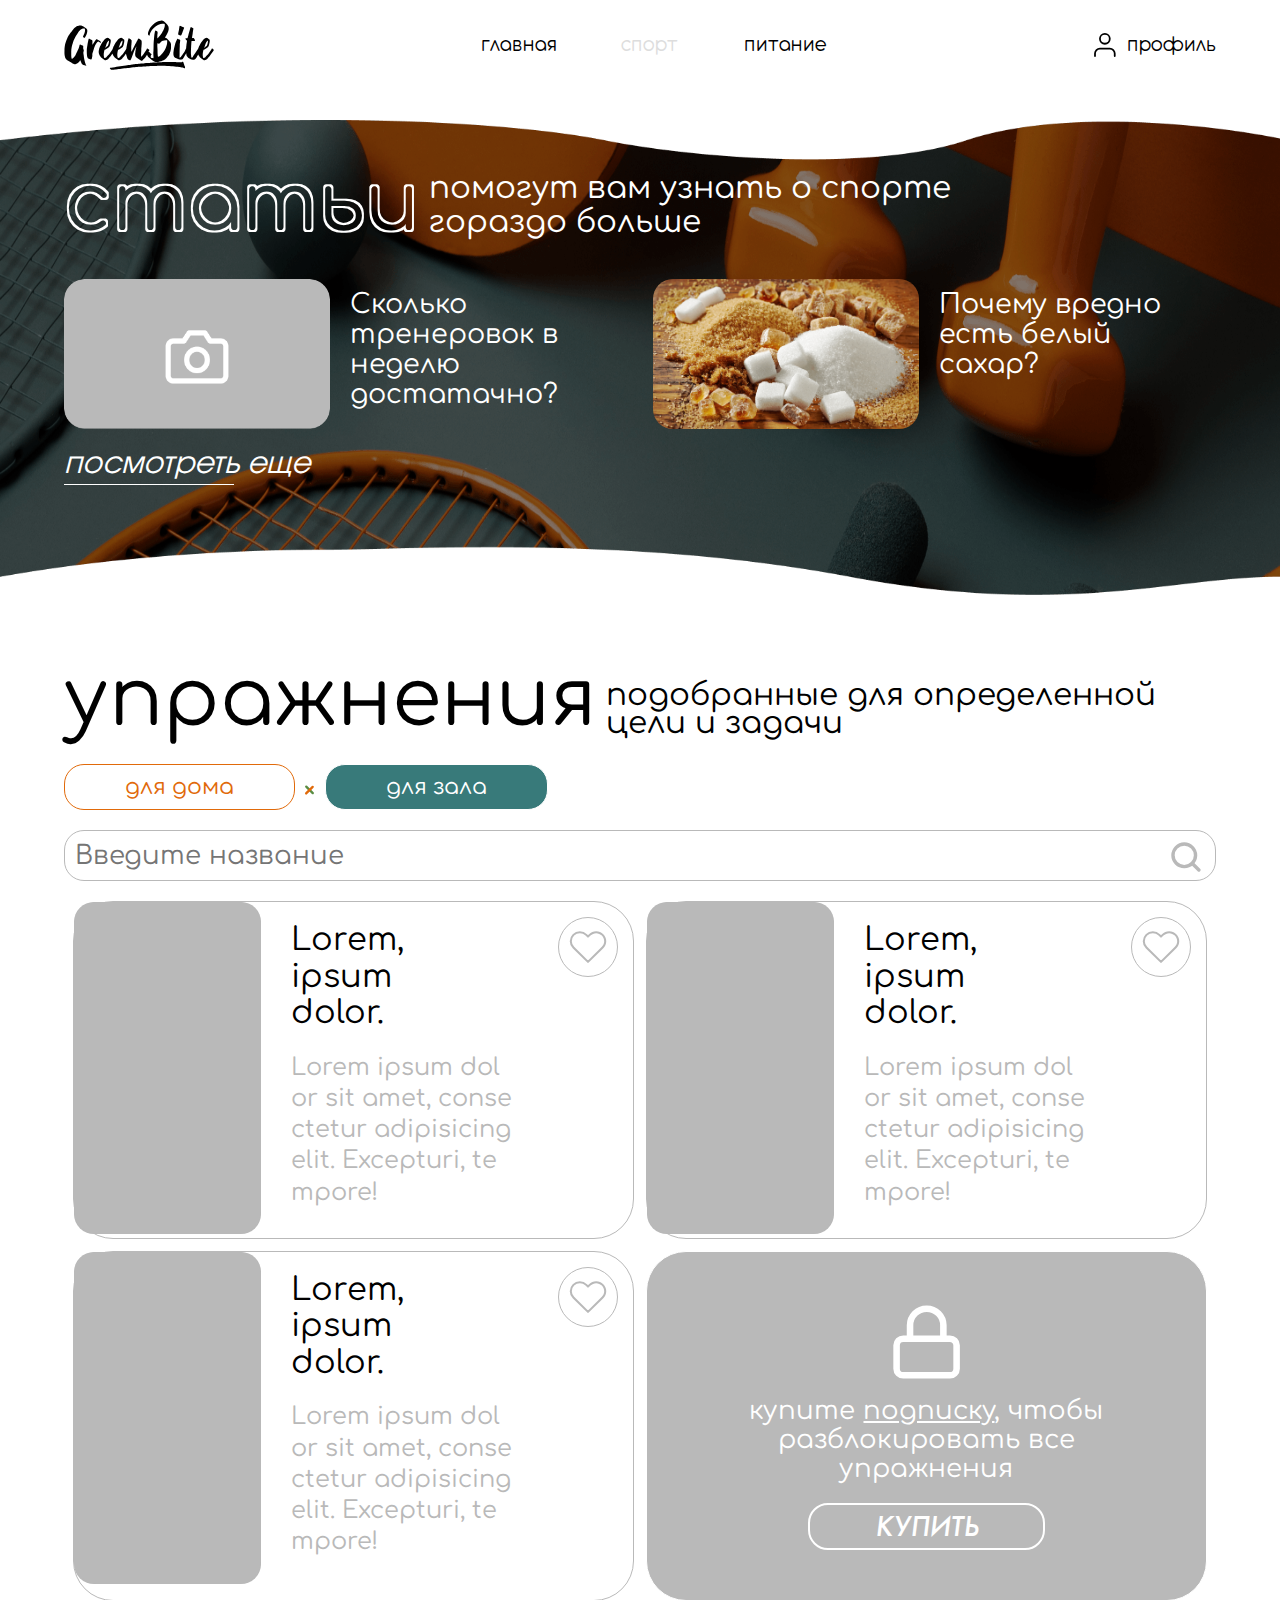
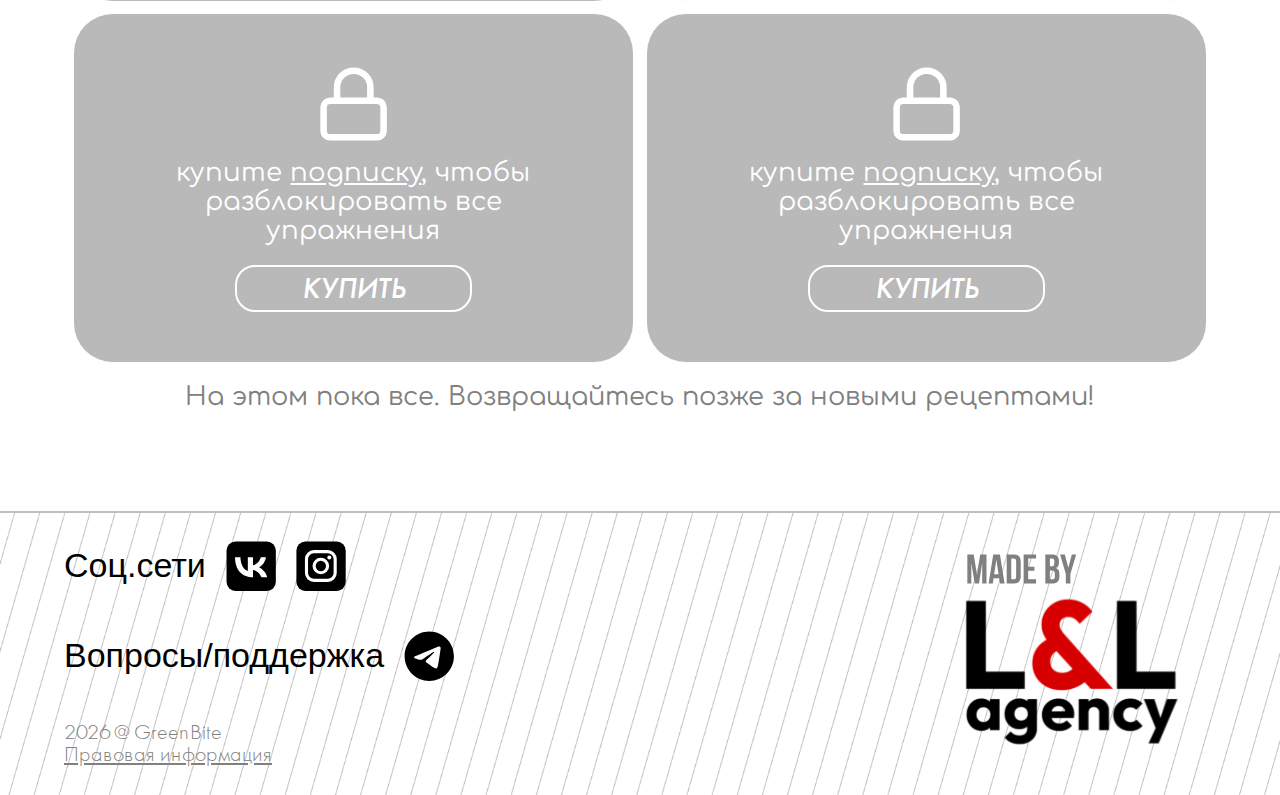
<file: pages/exercises.html>
<!DOCTYPE html>
<html lang="ru">
  <head>
    <meta charset="utf-8" />
    <meta http-equiv="X-UA-Compatible" content="IE=edge" />
    <meta name="viewport" content="width=device-width, initial-scale=1.0" />

    <title>GreenBite - Упражнения</title>

    <meta name="description" content="GreenBite - Страница с упражнениями" />
    <meta name="keywords" content="GreenBite" />
    <meta name="author" content="L&L agency" />
    <meta name="image" content="../assets/imgs/blocks/profile/bg.png" />

    <meta property="og:type" content="website" />
    <meta property="og:title" content="GreenBite" />
    <meta
      property="og:description"
      content="GreenBite - Страница с упражнениями"
    />
    <meta property="og:image" content="../assets/imgs/favicon/favicon.ico" />
    <!-- <meta property='og:url' content='https://example.com' /> -->

    <!-- <link rel='canonical' href='https://example.com' /> -->

    <link rel="preconnect" href="https://fonts.gstatic.com" />
    <link rel="preconnect" href="https://cdnjs.cloudflare.com" />
    <!-- <link rel='preconnect' href='https://google-analytics.com' /> -->

    <!-- fonts -->
    <link
      href="https://fonts.googleapis.com/css?family=Comfortaa:300,regular,500,600,700"
      rel="stylesheet"
    />
    <link rel="stylesheet" href="../assets/fonts/FuturaPT/stylesheet.css" />
    <link rel="stylesheet" href="../assets/fonts/Averta/stylesheet.css" />
    <link rel="stylesheet" href="../assets/fonts/Briberra/stylesheet.css" />
    <link rel="stylesheet" href="../assets/fonts/Antipasto/stylesheet.css" />
    <link rel="stylesheet" href="../assets/fonts/Evolventa/stylesheet.css" />
    <link rel="stylesheet" href="../assets/fonts/Bebas Neue/stylesheet.css" />

    <!-- scripts -->
    <script src="https://code.jquery.com/jquery-3.6.0.min.js"></script>
    <!-- favicon -->
    <link
      rel="apple-touch-icon"
      sizes="180x180"
      href="../assets/imgs/favicon/apple-touch-icon.png"
    />
    <link
      rel="icon"
      type="image/png"
      sizes="32x32"
      href="../assets/imgs/favicon/favicon-32x32.png"
    />
    <link
      rel="icon"
      type="image/png"
      sizes="16x16"
      href="../assets/imgs/favicon/favicon-16x16.png"
    />
    <!-- <link rel='manifest' href='/site.webmanifest'> -->
    <style>
      .footer {
        /* Default background image */
        background-image: url("/assets/imgs/blocks/footer/bg.png") !important;
      }

      /* Media query for smaller screens */
      @media (max-width: 600px) {
        .footer {
          background-image: url("/assets/imgs/blocks/footer/bg-mobile.png") !important;
        }
      }
    </style>
    <meta
      name="msapplication-TileImage"
      content="../assets/imgs/favicon/android-chrome-192x192.png"
    />
    <meta name="msapplication-TileColor" content="#ffffff" />
    <meta name="theme-color" content="#ffffff" />

    <meta name="apple-mobile-web-app-title" content="GreenBite" />
    <meta name="apple-mobile-web-app-capable" content="yes" />

    <meta name="format-detection" content="telephone=no" />
    <meta name="format-detection" content="address=no" />

    <link
      rel="shortcut icon"
      href="../assets/imgs/favicon/favicon.ico"
      type="image/x-icon"
    />
    <link rel="stylesheet" href="../scss/pages/css/exercises.min.css" />
  </head>
  <body>
    <header class="header">
      <div class="container header__wrapper">
        <div class="header__content">
          <div class="header__logo">
            <a href="/">
              <img src="../assets/imgs/icons/logos/logo.svg" alt="GreenBite" />
            </a>
          </div>
          <ul class="header__nav">
            <li class="header__nav-item">
              <a href="/" class="header__link">главная</a>
            </li>
            <li class="header__nav-item">
              <a
                href="./exercises.html"
                class="header__link header__link-active"
                >спорт</a
              >
            </li>
            <li class="header__nav-item">
              <a href="./recipes.html" class="header__link">питание</a>
            </li>
          </ul>
          <ul class="header__nav-mobile">
            <li class="header__nav-item">
              <a href="./profile.html" class="header__link">
                <svg
                  width="49"
                  height="54"
                  viewBox="0 0 49 54"
                  fill="none"
                  xmlns="http://www.w3.org/2000/svg"
                >
                  <path
                    d="M46.3874 51.9358V46.3874C46.3874 43.4443 45.2182 40.6218 43.1372 38.5407C41.0561 36.4597 38.2336 35.2905 35.2905 35.2905H13.0968C10.1538 35.2905 7.33125 36.4597 5.25019 38.5407C3.16913 40.6218 2 43.4443 2 46.3874V51.9358"
                    stroke="black"
                    stroke-width="4"
                    stroke-linecap="round"
                    stroke-linejoin="round"
                  />
                  <path
                    d="M24.1945 24.1937C30.3231 24.1937 35.2913 19.2255 35.2913 13.0968C35.2913 6.96823 30.3231 2 24.1945 2C18.0659 2 13.0977 6.96823 13.0977 13.0968C13.0977 19.2255 18.0659 24.1937 24.1945 24.1937Z"
                    stroke="black"
                    stroke-width="4"
                    stroke-linecap="round"
                    stroke-linejoin="round"
                  />
                </svg>
                <p>профиль</p>
              </a>
            </li>
            <li class="header__nav-item">
              <a href="/" class="header__link">главная</a>
            </li>
            <li class="header__nav-item">
              <a
                href="./exercises.html"
                class="header__link header__link-active"
                >спорт</a
              >
            </li>
            <li class="header__nav-item">
              <a href="./recipes.html" class="header__link">питание</a>
            </li>
          </ul>
          <div class="header__link-profile">
            <a href="./profile.html" class="header__link">
              <svg
                width="49"
                height="54"
                viewBox="0 0 49 54"
                fill="none"
                xmlns="http://www.w3.org/2000/svg"
              >
                <path
                  d="M46.3874 51.9358V46.3874C46.3874 43.4443 45.2182 40.6218 43.1372 38.5407C41.0561 36.4597 38.2336 35.2905 35.2905 35.2905H13.0968C10.1538 35.2905 7.33125 36.4597 5.25019 38.5407C3.16913 40.6218 2 43.4443 2 46.3874V51.9358"
                  stroke="black"
                  stroke-width="4"
                  stroke-linecap="round"
                  stroke-linejoin="round"
                />
                <path
                  d="M24.1945 24.1937C30.3231 24.1937 35.2913 19.2255 35.2913 13.0968C35.2913 6.96823 30.3231 2 24.1945 2C18.0659 2 13.0977 6.96823 13.0977 13.0968C13.0977 19.2255 18.0659 24.1937 24.1945 24.1937Z"
                  stroke="black"
                  stroke-width="4"
                  stroke-linecap="round"
                  stroke-linejoin="round"
                />
              </svg>
              <p>профиль</p>
            </a>
          </div>
          <div class="header__close-btn">
            <span></span>
          </div>
        </div>
      </div>
    </header>
    <main>
      <section
        class="hero hero__exercises"
        style="
          background-image: url('../assets/imgs/blocks/articles/articles-small-bg-trains.png');
        "
      >
        <div class="container hero__wrapper">
          <div class="hero__content">
            <div class="hero__info hero__exercises-info">
              <h2 class="articles__title hero__title"><span>статьи</span></h2>
              <svg
                version="1.1"
                xmlns="//www.w3.org/2000/svg"
                xmlns:xlink="//www.w3.org/1999/xlink"
                style="display: none"
              >
                <defs>
                  <filter id="stroke-text-svg-filter">
                    <feMorphology operator="dilate" radius="2"></feMorphology>
                    <feComposite operator="xor" in="SourceGraphic" />
                  </filter>
                </defs>
              </svg>
              <svg
                version="1.1"
                xmlns="//www.w3.org/2000/svg"
                xmlns:xlink="//www.w3.org/1999/xlink"
                style="display: none"
              >
                <defs>
                  <filter id="stroke-text-svg-filter-small">
                    <feMorphology operator="dilate" radius="1"></feMorphology>
                    <feComposite operator="xor" in="SourceGraphic" />
                  </filter>
                </defs>
              </svg>
              <span class="hero__exercises-subtitle"
                >помогут вам узнать о спорте гораздо больше</span
              >
            </div>
            <div class="hero__articles hero__exercises-articles">
              <article
                class="hero__article-small hero__exercises-article_small article__small"
              >
                <a href="./articles/">
                  <img
                    class="article__img"
                    src="../assets/imgs/blocks/articles/image-beforeload.png"
                    alt=""
                  />
                  <div class="hero__article-small_info article__small-info">
                    <h3 class="article__small-title">
                      Сколько тренеровок в неделю достатачно?
                    </h3>
                  </div>
                </a>
              </article>
              <article
                class="hero__article-small hero__exercises-article_small article__small"
              >
                <a href="./pages/articles/articles/example.html">
                  <img
                    class="article__img"
                    src="../assets/imgs/blocks/articles/articles-example-full-bg.png"
                    alt=""
                  />
                  <div class="hero__article-small_info article__small-info">
                    <h3 class="article__small-title">
                      Почему вредно есть белый сахар?
                    </h3>
                  </div>
                </a>
              </article>
            </div>
            <a href="#" class="hero__watch-more">посмотреть еще</a>
          </div>
        </div>
      </section>
      <section class="exercises">
        <div class="container exercises__wrapper">
          <div class="exercises__content">
            <div class="exercises__info recipes__info">
              <h2
                class="exercises__title recipes__title exercises__title hero__title"
              >
                упражнения
              </h2>
              <span
                class="exercises__subtitle recipes__subtitle exercises__subtitle hero__subtitle"
                >подобранные для определенной цели и задачи</span
              >
              <span
                class="exercises__subtitle-mobile recipes__subtitle exercises__subtitle hero__subtitle"
                >для вашего здоровья</span
              >
            </div>
            <div class="recipes__filters exercises__filters">
              <div class="exercises__filters-btns filters__btns">
                <button
                  type="submit"
                  value="exercises-for-home"
                  class="filters__btn exercises__filter-btn"
                >
                  для дома</button
                ><button
                  type="submit"
                  value="exercises-for-gym"
                  class="filters__btn filters__btn-selected exercises__filter-btn"
                >
                  для зала
                </button>
              </div>
              <div class="recipes__search exercises__search">
                <input
                  type="search"
                  class="recipes__search-input exercises__search-input"
                  name="recipes-search"
                  id="recipes-search"
                  placeholder="Введите название"
                />
                <button
                  class="exercises__search-icon recipes__search-icon"
                  type="submit"
                >
                  <svg
                    width="44"
                    height="44"
                    viewBox="0 0 44 44"
                    fill="none"
                    xmlns="http://www.w3.org/2000/svg"
                  >
                    <path
                      d="M19.4587 36.1274C28.6058 36.1274 36.021 28.7115 36.021 19.5637C36.021 10.4158 28.6058 3 19.4587 3C10.3117 3 2.89648 10.4158 2.89648 19.5637C2.89648 28.7115 10.3117 36.1274 19.4587 36.1274Z"
                      stroke="#B9B9B9"
                      stroke-width="5"
                      stroke-linecap="round"
                      stroke-linejoin="round"
                    />
                    <path
                      d="M40.8973 41.0172L31.3086 31.4277"
                      stroke="#B9B9B9"
                      stroke-width="5"
                      stroke-linecap="round"
                      stroke-linejoin="round"
                    />
                  </svg>
                </button>
              </div>
            </div>
            <div class="exercises__filters-mobile recipes__filters-mobile">
              <div class="exercises__filters-btns filters__btns">
                <button
                  type="submit"
                  value="exercises-for-home"
                  class="filters__btn exercises__filter-btn"
                >
                  для дома</button
                ><button
                  type="submit"
                  value="exercises-for-gym"
                  class="filters__btn filters__btn-selected exercises__filter-btn"
                >
                  для зала
                </button>
              </div>
              <div class="exercises__search recipes__search">
                <input
                  type="search"
                  class="exercises__search-input recipes__search-input"
                  name="recipes-search"
                  id="recipes-search"
                  placeholder="Введите название"
                />
                <button
                  class="exercises__search-icon recipes__search-icon"
                  type="submit"
                >
                  <svg
                    width="44"
                    height="44"
                    viewBox="0 0 44 44"
                    fill="none"
                    xmlns="http://www.w3.org/2000/svg"
                  >
                    <path
                      d="M19.4587 36.1274C28.6058 36.1274 36.021 28.7115 36.021 19.5637C36.021 10.4158 28.6058 3 19.4587 3C10.3117 3 2.89648 10.4158 2.89648 19.5637C2.89648 28.7115 10.3117 36.1274 19.4587 36.1274Z"
                      stroke="#B9B9B9"
                      stroke-width="5"
                      stroke-linecap="round"
                      stroke-linejoin="round"
                    />
                    <path
                      d="M40.8973 41.0172L31.3086 31.4277"
                      stroke="#B9B9B9"
                      stroke-width="5"
                      stroke-linecap="round"
                      stroke-linejoin="round"
                    />
                  </svg>
                </button>
              </div>
            </div>
            <div class="exercises__items">
              <article class="article__small article__exercises">
                <a href="/exercises/">
                  <img
                    class="article__img article__exercises-img"
                    src="../assets/imgs/blocks/articles/exercuse-article.png"
                    alt=""
                  />
                  <div class="article__small-info article__exercises-info">
                    <h3 class="article__small-title">Lorem, ipsum dolor.</h3>
                    <p class="article__small-subtitle">
                      Lorem ipsum dolor sit amet, consectetur adipisicing elit.
                      Excepturi, tempore!
                    </p>
                  </div>
                  <div class="article__small-heart article__exercises-heart">
                    <svg
                      width="46"
                      height="40"
                      viewBox="0 0 46 40"
                      fill="none"
                      xmlns="http://www.w3.org/2000/svg"
                    >
                      <path
                        d="M40.6203 5.33443C39.6022 4.33011 38.3934 3.5334 37.0629 2.98984C35.7324 2.44628 34.3064 2.1665 32.8663 2.1665C31.4261 2.1665 30.0001 2.44628 28.6696 2.98984C27.3391 3.5334 26.1303 4.33011 25.1122 5.33443L22.9993 7.41778L20.8864 5.33443C18.8299 3.30671 16.0407 2.16755 13.1324 2.16755C10.224 2.16755 7.43482 3.30671 5.37833 5.33443C3.32183 7.36215 2.1665 10.1123 2.1665 12.9799C2.1665 15.8476 3.32183 18.5977 5.37833 20.6255L7.49125 22.7088L22.9993 37.9998L38.5074 22.7088L40.6203 20.6255C41.6389 19.6216 42.4469 18.4297 42.9981 17.1179C43.5494 15.806 43.8332 14.3999 43.8332 12.9799C43.8332 11.5599 43.5494 10.1539 42.9981 8.84202C42.4469 7.53018 41.6389 6.33828 40.6203 5.33443Z"
                        stroke="#B9B9B9"
                        stroke-width="2.5"
                        stroke-linecap="round"
                        stroke-linejoin="round"
                      />
                    </svg>
                  </div>
                </a>
              </article>
              <article class="article__small article__exercises">
                <a href="/exercises/">
                  <img
                    class="article__img article__exercises-img"
                    src="../assets/imgs/blocks/articles/exercuse-article.png"
                    alt=""
                  />
                  <div class="article__small-info article__exercises-info">
                    <h3 class="article__small-title">Lorem, ipsum dolor.</h3>
                    <p class="article__small-subtitle">
                      Lorem ipsum dolor sit amet, consectetur adipisicing elit.
                      Excepturi, tempore!
                    </p>
                  </div>
                  <div class="article__small-heart article__exercises-heart">
                    <svg
                      width="46"
                      height="40"
                      viewBox="0 0 46 40"
                      fill="none"
                      xmlns="http://www.w3.org/2000/svg"
                    >
                      <path
                        d="M40.6203 5.33443C39.6022 4.33011 38.3934 3.5334 37.0629 2.98984C35.7324 2.44628 34.3064 2.1665 32.8663 2.1665C31.4261 2.1665 30.0001 2.44628 28.6696 2.98984C27.3391 3.5334 26.1303 4.33011 25.1122 5.33443L22.9993 7.41778L20.8864 5.33443C18.8299 3.30671 16.0407 2.16755 13.1324 2.16755C10.224 2.16755 7.43482 3.30671 5.37833 5.33443C3.32183 7.36215 2.1665 10.1123 2.1665 12.9799C2.1665 15.8476 3.32183 18.5977 5.37833 20.6255L7.49125 22.7088L22.9993 37.9998L38.5074 22.7088L40.6203 20.6255C41.6389 19.6216 42.4469 18.4297 42.9981 17.1179C43.5494 15.806 43.8332 14.3999 43.8332 12.9799C43.8332 11.5599 43.5494 10.1539 42.9981 8.84202C42.4469 7.53018 41.6389 6.33828 40.6203 5.33443Z"
                        stroke="#B9B9B9"
                        stroke-width="2.5"
                        stroke-linecap="round"
                        stroke-linejoin="round"
                      />
                    </svg>
                  </div>
                </a>
              </article>
              <article class="article__small article__exercises">
                <a href="/exercises/">
                  <img
                    class="article__img article__exercises-img"
                    src="../assets/imgs/blocks/articles/exercuse-article.png"
                    alt=""
                  />
                  <div class="article__small-info article__exercises-info">
                    <h3 class="article__small-title">Lorem, ipsum dolor.</h3>
                    <p class="article__small-subtitle">
                      Lorem ipsum dolor sit amet, consectetur adipisicing elit.
                      Excepturi, tempore!
                    </p>
                  </div>
                  <div class="article__small-heart article__exercises-heart">
                    <svg
                      width="46"
                      height="40"
                      viewBox="0 0 46 40"
                      fill="none"
                      xmlns="http://www.w3.org/2000/svg"
                    >
                      <path
                        d="M40.6203 5.33443C39.6022 4.33011 38.3934 3.5334 37.0629 2.98984C35.7324 2.44628 34.3064 2.1665 32.8663 2.1665C31.4261 2.1665 30.0001 2.44628 28.6696 2.98984C27.3391 3.5334 26.1303 4.33011 25.1122 5.33443L22.9993 7.41778L20.8864 5.33443C18.8299 3.30671 16.0407 2.16755 13.1324 2.16755C10.224 2.16755 7.43482 3.30671 5.37833 5.33443C3.32183 7.36215 2.1665 10.1123 2.1665 12.9799C2.1665 15.8476 3.32183 18.5977 5.37833 20.6255L7.49125 22.7088L22.9993 37.9998L38.5074 22.7088L40.6203 20.6255C41.6389 19.6216 42.4469 18.4297 42.9981 17.1179C43.5494 15.806 43.8332 14.3999 43.8332 12.9799C43.8332 11.5599 43.5494 10.1539 42.9981 8.84202C42.4469 7.53018 41.6389 6.33828 40.6203 5.33443Z"
                        stroke="#B9B9B9"
                        stroke-width="2.5"
                        stroke-linecap="round"
                        stroke-linejoin="round"
                      />
                    </svg>
                  </div>
                </a>
              </article>
              <article class="article__small article__exercises article__lock">
                <a class="article__unlock-link" href="/exercises/">
                  <img
                    class="article__img article__exercises-img"
                    src="../assets/imgs/blocks/articles/exercuse-article.png"
                    alt=""
                  />
                  <div class="article__small-info article__exercises-info">
                    <h3 class="article__small-title">Lorem, ipsum dolor.</h3>
                    <p class="article__small-subtitle">
                      Lorem ipsum dolor sit amet, consectetur adipisicing elit.
                      Excepturi, tempore!
                    </p>
                  </div>
                  <div class="article__small-heart article__exercises-heart">
                    <svg
                      width="46"
                      height="40"
                      viewBox="0 0 46 40"
                      fill="none"
                      xmlns="http://www.w3.org/2000/svg"
                    >
                      <path
                        d="M40.6203 5.33443C39.6022 4.33011 38.3934 3.5334 37.0629 2.98984C35.7324 2.44628 34.3064 2.1665 32.8663 2.1665C31.4261 2.1665 30.0001 2.44628 28.6696 2.98984C27.3391 3.5334 26.1303 4.33011 25.1122 5.33443L22.9993 7.41778L20.8864 5.33443C18.8299 3.30671 16.0407 2.16755 13.1324 2.16755C10.224 2.16755 7.43482 3.30671 5.37833 5.33443C3.32183 7.36215 2.1665 10.1123 2.1665 12.9799C2.1665 15.8476 3.32183 18.5977 5.37833 20.6255L7.49125 22.7088L22.9993 37.9998L38.5074 22.7088L40.6203 20.6255C41.6389 19.6216 42.4469 18.4297 42.9981 17.1179C43.5494 15.806 43.8332 14.3999 43.8332 12.9799C43.8332 11.5599 43.5494 10.1539 42.9981 8.84202C42.4469 7.53018 41.6389 6.33828 40.6203 5.33443Z"
                        stroke="#B9B9B9"
                        stroke-width="2.5"
                        stroke-linecap="round"
                        stroke-linejoin="round"
                      />
                    </svg>
                  </div>
                </a>
                <div class="article__lock-info">
                  <div class="article__lock-icon">
                    <svg
                      width="125"
                      height="125"
                      viewBox="0 0 125 125"
                      fill="none"
                      xmlns="http://www.w3.org/2000/svg"
                    >
                      <path
                        d="M98.3333 57.2917H25.4167C19.6637 57.2917 15 61.9554 15 67.7084V104.167C15 109.92 19.6637 114.583 25.4167 114.583H98.3333C104.086 114.583 108.75 109.92 108.75 104.167V67.7084C108.75 61.9554 104.086 57.2917 98.3333 57.2917Z"
                        stroke="white"
                        stroke-width="10.2323"
                        stroke-linecap="round"
                        stroke-linejoin="round"
                      />
                      <path
                        d="M36 57.2917V36.4584C36 29.5517 38.7437 22.9279 43.6274 18.0442C48.5112 13.1604 55.135 10.4167 62.0417 10.4167C68.9483 10.4167 75.5721 13.1604 80.4559 18.0442C85.3397 22.9279 88.0833 29.5517 88.0833 36.4584V57.2917"
                        stroke="white"
                        stroke-width="10.2323"
                        stroke-linecap="round"
                        stroke-linejoin="round"
                      />
                    </svg>
                  </div>
                  <p class="article__lock-text">
                    купите
                    <a href="/access-checkout/?add-to-cart=22">подписку</a>,
                    чтобы разблокировать все упражнения
                  </p>
                  <a
                    href="/access-checkout/?add-to-cart=22"
                    class="article__lock-btn profile__form-btn"
                    >купить</a
                  >
                </div>
              </article>
              <article class="article__small article__exercises article__lock">
                <a class="article__unlock-link" href="/exercises/">
                  <img
                    class="article__img article__exercises-img"
                    src="../assets/imgs/blocks/articles/exercuse-article.png"
                    alt=""
                  />
                  <div class="article__small-info article__exercises-info">
                    <h3 class="article__small-title">Lorem, ipsum dolor.</h3>
                    <p class="article__small-subtitle">
                      Lorem ipsum dolor sit amet, consectetur adipisicing elit.
                      Excepturi, tempore!
                    </p>
                  </div>
                  <div class="article__small-heart article__exercises-heart">
                    <svg
                      width="46"
                      height="40"
                      viewBox="0 0 46 40"
                      fill="none"
                      xmlns="http://www.w3.org/2000/svg"
                    >
                      <path
                        d="M40.6203 5.33443C39.6022 4.33011 38.3934 3.5334 37.0629 2.98984C35.7324 2.44628 34.3064 2.1665 32.8663 2.1665C31.4261 2.1665 30.0001 2.44628 28.6696 2.98984C27.3391 3.5334 26.1303 4.33011 25.1122 5.33443L22.9993 7.41778L20.8864 5.33443C18.8299 3.30671 16.0407 2.16755 13.1324 2.16755C10.224 2.16755 7.43482 3.30671 5.37833 5.33443C3.32183 7.36215 2.1665 10.1123 2.1665 12.9799C2.1665 15.8476 3.32183 18.5977 5.37833 20.6255L7.49125 22.7088L22.9993 37.9998L38.5074 22.7088L40.6203 20.6255C41.6389 19.6216 42.4469 18.4297 42.9981 17.1179C43.5494 15.806 43.8332 14.3999 43.8332 12.9799C43.8332 11.5599 43.5494 10.1539 42.9981 8.84202C42.4469 7.53018 41.6389 6.33828 40.6203 5.33443Z"
                        stroke="#B9B9B9"
                        stroke-width="2.5"
                        stroke-linecap="round"
                        stroke-linejoin="round"
                      />
                    </svg>
                  </div>
                </a>
                <div class="article__lock-info">
                  <div class="article__lock-icon">
                    <svg
                      width="125"
                      height="125"
                      viewBox="0 0 125 125"
                      fill="none"
                      xmlns="http://www.w3.org/2000/svg"
                    >
                      <path
                        d="M98.3333 57.2917H25.4167C19.6637 57.2917 15 61.9554 15 67.7084V104.167C15 109.92 19.6637 114.583 25.4167 114.583H98.3333C104.086 114.583 108.75 109.92 108.75 104.167V67.7084C108.75 61.9554 104.086 57.2917 98.3333 57.2917Z"
                        stroke="white"
                        stroke-width="10.2323"
                        stroke-linecap="round"
                        stroke-linejoin="round"
                      />
                      <path
                        d="M36 57.2917V36.4584C36 29.5517 38.7437 22.9279 43.6274 18.0442C48.5112 13.1604 55.135 10.4167 62.0417 10.4167C68.9483 10.4167 75.5721 13.1604 80.4559 18.0442C85.3397 22.9279 88.0833 29.5517 88.0833 36.4584V57.2917"
                        stroke="white"
                        stroke-width="10.2323"
                        stroke-linecap="round"
                        stroke-linejoin="round"
                      />
                    </svg>
                  </div>
                  <p class="article__lock-text">
                    купите
                    <a href="/access-checkout/?add-to-cart=22">подписку</a>,
                    чтобы разблокировать все упражнения
                  </p>
                  <a
                    href="/access-checkout/?add-to-cart=22"
                    class="article__lock-btn profile__form-btn"
                    >купить</a
                  >
                </div>
              </article>
              <article class="article__small article__exercises article__lock">
                <a class="article__unlock-link" href="/exercises/">
                  <img
                    class="article__img article__exercises-img"
                    src="../assets/imgs/blocks/articles/exercuse-article.png"
                    alt=""
                  />
                  <div class="article__small-info article__exercises-info">
                    <h3 class="article__small-title">Lorem, ipsum dolor.</h3>
                    <p class="article__small-subtitle">
                      Lorem ipsum dolor sit amet, consectetur adipisicing elit.
                      Excepturi, tempore!
                    </p>
                  </div>
                  <div class="article__small-heart article__exercises-heart">
                    <svg
                      width="46"
                      height="40"
                      viewBox="0 0 46 40"
                      fill="none"
                      xmlns="http://www.w3.org/2000/svg"
                    >
                      <path
                        d="M40.6203 5.33443C39.6022 4.33011 38.3934 3.5334 37.0629 2.98984C35.7324 2.44628 34.3064 2.1665 32.8663 2.1665C31.4261 2.1665 30.0001 2.44628 28.6696 2.98984C27.3391 3.5334 26.1303 4.33011 25.1122 5.33443L22.9993 7.41778L20.8864 5.33443C18.8299 3.30671 16.0407 2.16755 13.1324 2.16755C10.224 2.16755 7.43482 3.30671 5.37833 5.33443C3.32183 7.36215 2.1665 10.1123 2.1665 12.9799C2.1665 15.8476 3.32183 18.5977 5.37833 20.6255L7.49125 22.7088L22.9993 37.9998L38.5074 22.7088L40.6203 20.6255C41.6389 19.6216 42.4469 18.4297 42.9981 17.1179C43.5494 15.806 43.8332 14.3999 43.8332 12.9799C43.8332 11.5599 43.5494 10.1539 42.9981 8.84202C42.4469 7.53018 41.6389 6.33828 40.6203 5.33443Z"
                        stroke="#B9B9B9"
                        stroke-width="2.5"
                        stroke-linecap="round"
                        stroke-linejoin="round"
                      />
                    </svg>
                  </div>
                </a>
                <div class="article__lock-info">
                  <div class="article__lock-icon">
                    <svg
                      width="125"
                      height="125"
                      viewBox="0 0 125 125"
                      fill="none"
                      xmlns="http://www.w3.org/2000/svg"
                    >
                      <path
                        d="M98.3333 57.2917H25.4167C19.6637 57.2917 15 61.9554 15 67.7084V104.167C15 109.92 19.6637 114.583 25.4167 114.583H98.3333C104.086 114.583 108.75 109.92 108.75 104.167V67.7084C108.75 61.9554 104.086 57.2917 98.3333 57.2917Z"
                        stroke="white"
                        stroke-width="10.2323"
                        stroke-linecap="round"
                        stroke-linejoin="round"
                      />
                      <path
                        d="M36 57.2917V36.4584C36 29.5517 38.7437 22.9279 43.6274 18.0442C48.5112 13.1604 55.135 10.4167 62.0417 10.4167C68.9483 10.4167 75.5721 13.1604 80.4559 18.0442C85.3397 22.9279 88.0833 29.5517 88.0833 36.4584V57.2917"
                        stroke="white"
                        stroke-width="10.2323"
                        stroke-linecap="round"
                        stroke-linejoin="round"
                      />
                    </svg>
                  </div>
                  <p class="article__lock-text">
                    купите
                    <a href="/access-checkout/?add-to-cart=22">подписку</a>,
                    чтобы разблокировать все упражнения
                  </p>
                  <a
                    href="/access-checkout/?add-to-cart=22"
                    class="article__lock-btn profile__form-btn"
                    >купить</a
                  >
                </div>
              </article>
            </div>
            <!-- under loads -->
            <p class="recipes__loader">
              На этом пока все. Возвращайтесь позже за новыми рецептами!
            </p>
            <!--  -->
          </div>
        </div>
      </section>
    </main>
    <footer class="footer">
      <div class="container">
        <div class="footer__content">
          <div class="footer__left">
            <div class="footer__item footer__socials">
              <p>Соц.сети</p>
              <a href="https://vk.com">
                <img src="../assets/imgs/social/vk.svg" alt="vk" />
              </a>
              <a href="https://inst.com">
                <img src="../assets/imgs/social/inst.svg" alt="inst" />
              </a>
            </div>
            <div class="footer__item footer__support">
              <p>Вопросы/поддержка</p>
              <a href="htttps://web.telegram.com"
                ><img src="../assets/imgs/social/tl.svg" alt="telegram"
              /></a>
            </div>
            <div class="footer__item footer__copyright">
              <span class="curr-year"></span><span>@</span
              ><span>GreenBite</span>
              <a href="./">Правовая информация</a>
            </div>
          </div>
          <div class="footer__right">
            <a href="https://ll-agency.ru/">
              <img
                class="footer__img made-by"
                src="../assets/imgs/icons/logos/made-by.svg"
                alt="L&L agency"
            /></a>
          </div>
        </div>
      </div>
    </footer>
    <!-- scripts -->
    <script src="../scripts/script.js"></script>
    <script src="/scripts/pages/login.js"></script>
  </body>
</html>
</file>
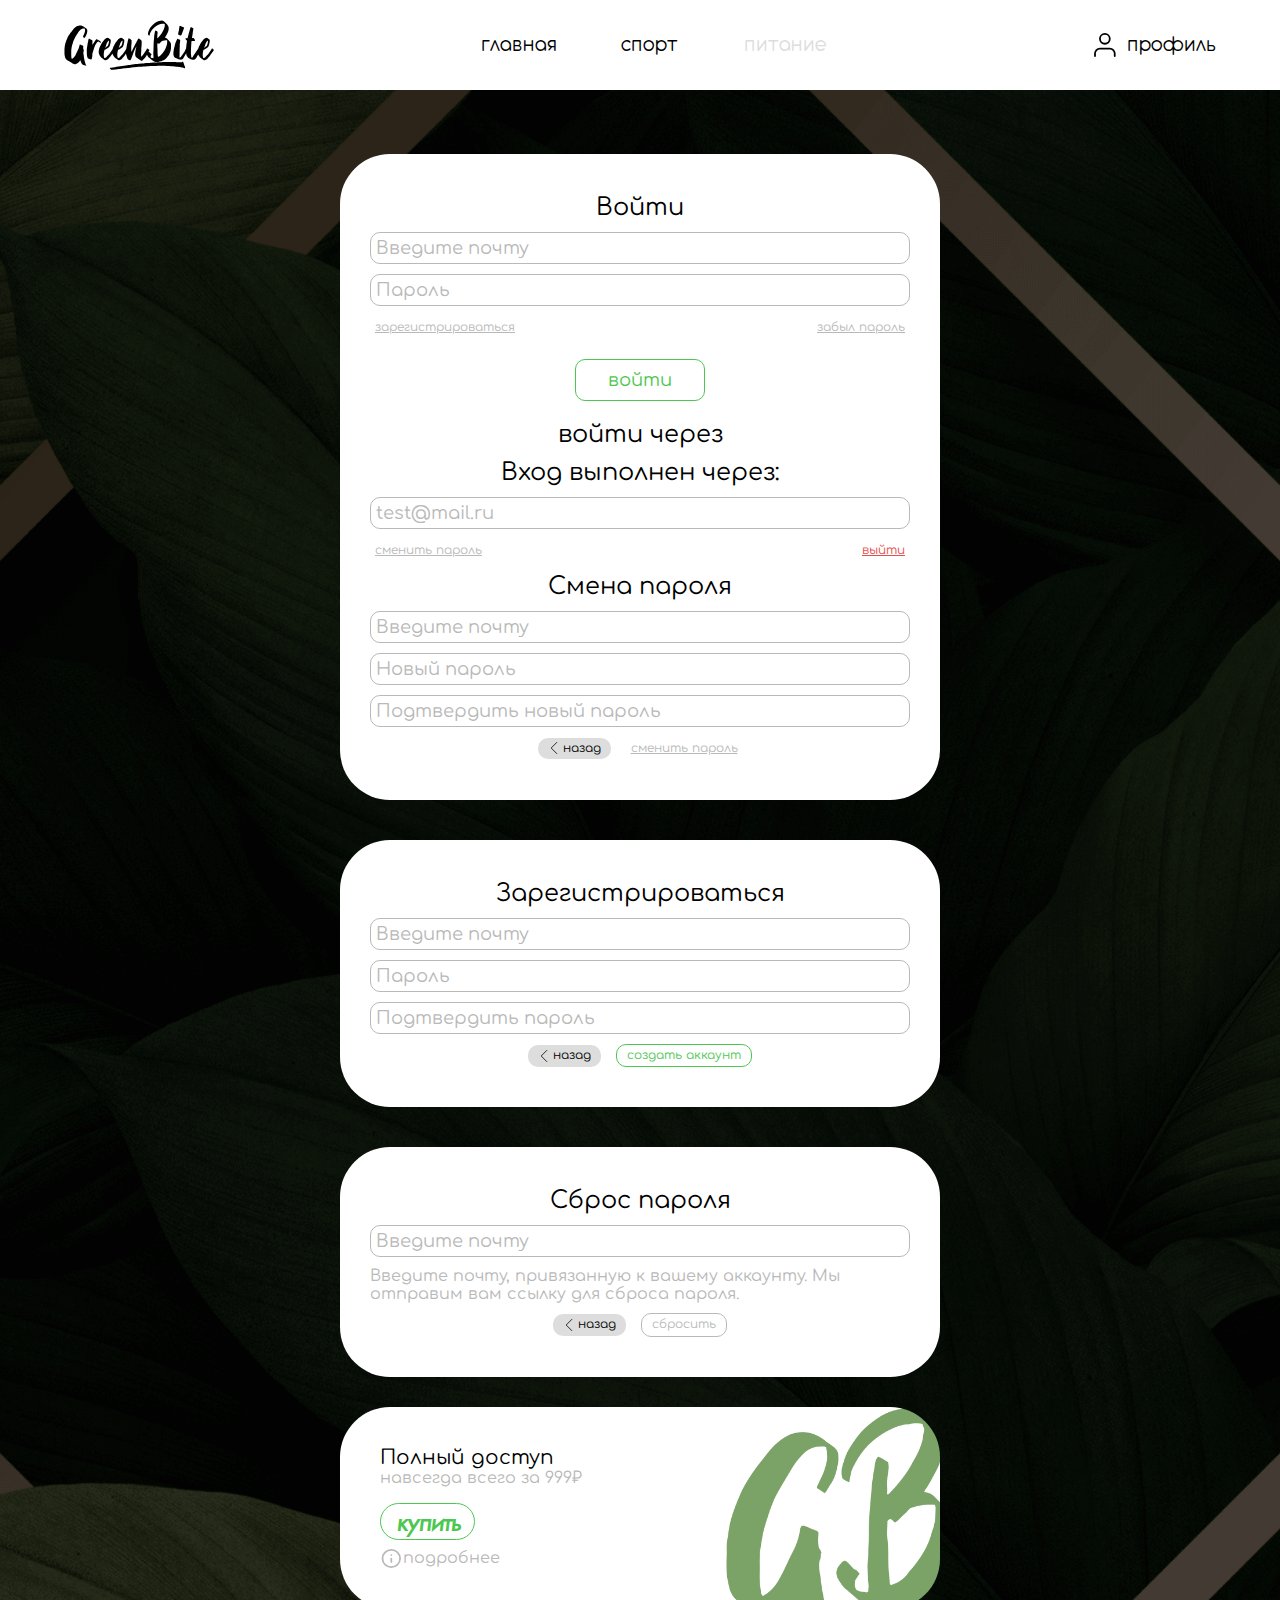
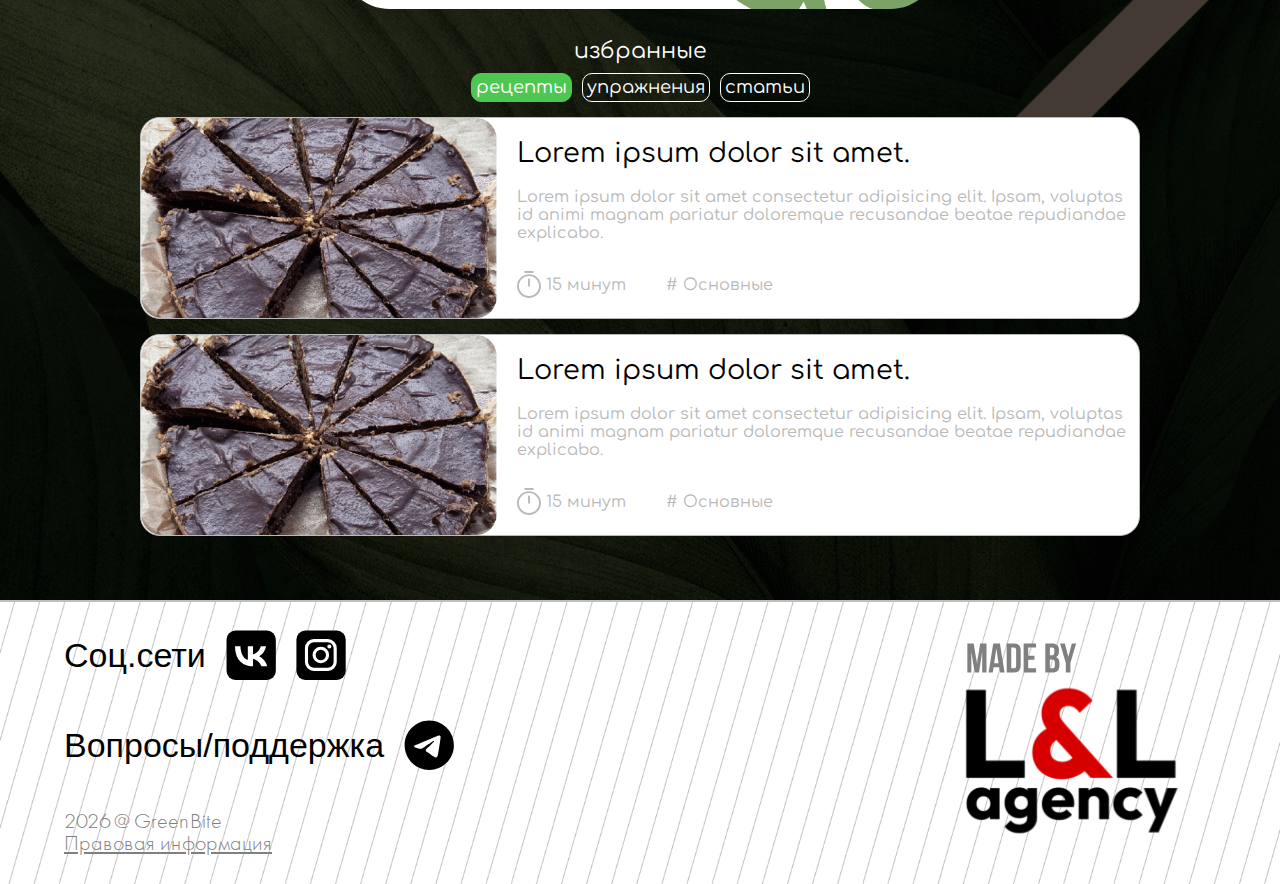
<file: pages/profile.html>
<!DOCTYPE html>
<html lang="ru">
  <head>
    <meta charset="utf-8" />
    <meta http-equiv="X-UA-Compatible" content="IE=edge" />
    <meta name="viewport" content="width=device-width, initial-scale=1.0" />

    <title>GreenBite - Профиль</title>

    <meta name="description" content="GreenBite - Страница авторизаций" />
    <meta name="keywords" content="GreenBite" />
    <meta name="author" content="L&L agency" />
    <meta name="image" content="../assets/imgs/blocks/profile/bg.png" />

    <meta property="og:type" content="website" />
    <meta property="og:title" content="GreenBite" />
    <meta
      property="og:description"
      content="GreenBite - Страница авторизаций"
    />
    <meta property="og:image" content="../assets/imgs/favicon/favicon.ico" />
    <!-- <meta property='og:url' content='https://example.com' /> -->

    <!-- <link rel='canonical' href='https://example.com' /> -->

    <link rel="preconnect" href="https://fonts.gstatic.com" />
    <link rel="preconnect" href="https://cdnjs.cloudflare.com" />
    <!-- <link rel='preconnect' href='https://google-analytics.com' /> -->
    <style>
      .footer {
        /* Default background image */
        background-image: url("/assets/imgs/blocks/footer/bg.png") !important;
      }

      /* Media query for smaller screens */
      @media (max-width: 600px) {
        .footer {
          background-image: url("/assets/imgs/blocks/footer/bg-mobile.png") !important;
        }
      }
    </style>
    <!-- fonts -->
    <link
      href="https://fonts.googleapis.com/css?family=Comfortaa:300,regular,500,600,700"
      rel="stylesheet"
    />
    <link rel="stylesheet" href="../assets/fonts/FuturaPT/stylesheet.css" />
    <link rel="stylesheet" href="../assets/fonts/Averta/stylesheet.css" />
    <link rel="stylesheet" href="../assets/fonts/Briberra/stylesheet.css" />
    <link rel="stylesheet" href="../assets/fonts/Antipasto/stylesheet.css" />
    <link rel="stylesheet" href="../assets/fonts/Evolventa/stylesheet.css" />
    <link rel="stylesheet" href="../assets/fonts/Bebas Neue/stylesheet.css" />
    <!-- scripts -->
    <script src="https://code.jquery.com/jquery-3.6.0.min.js"></script>
    <!-- favicon -->
    <link
      rel="apple-touch-icon"
      sizes="180x180"
      href="../assets/imgs/favicon/apple-touch-icon.png"
    />
    <link
      rel="icon"
      type="image/png"
      sizes="32x32"
      href="../assets/imgs/favicon/favicon-32x32.png"
    />
    <link
      rel="icon"
      type="image/png"
      sizes="16x16"
      href="../assets/imgs/favicon/favicon-16x16.png"
    />
    <!-- <link rel='manifest' href='/site.webmanifest'> -->

    <meta
      name="msapplication-TileImage"
      content="../assets/imgs/favicon/android-chrome-192x192.png"
    />
    <meta name="msapplication-TileColor" content="#ffffff" />
    <meta name="theme-color" content="#ffffff" />

    <meta name="apple-mobile-web-app-title" content="GreenBite" />
    <meta name="apple-mobile-web-app-capable" content="yes" />

    <meta name="format-detection" content="telephone=no" />
    <meta name="format-detection" content="address=no" />

    <link
      rel="shortcut icon"
      href="../assets/imgs/favicon/favicon.ico"
      type="image/x-icon"
    />
    <link rel="stylesheet" href="../scss/pages/css/profile.min.css" />
  </head>
  <body>
    <header class="header">
      <div class="container header__wrapper">
        <div class="header__content">
          <div class="header__logo">
            <a href="/">
              <img src="../assets/imgs/icons/logos/logo.svg" alt="GreenBite" />
            </a>
          </div>
          <ul class="header__nav">
            <li class="header__nav-item">
              <a href="/" class="header__link">главная</a>
            </li>
            <li class="header__nav-item">
              <a href="./exercises.html" class="header__link">спорт</a>
            </li>
            <li class="header__nav-item">
              <a href="./recipes.html" class="header__link header__link-active"
                >питание</a
              >
            </li>
          </ul>
          <ul class="header__nav-mobile">
            <li class="header__nav-item">
              <a href="./profile.html" class="header__link">
                <svg
                  width="49"
                  height="54"
                  viewBox="0 0 49 54"
                  fill="none"
                  xmlns="http://www.w3.org/2000/svg"
                >
                  <path
                    d="M46.3874 51.9358V46.3874C46.3874 43.4443 45.2182 40.6218 43.1372 38.5407C41.0561 36.4597 38.2336 35.2905 35.2905 35.2905H13.0968C10.1538 35.2905 7.33125 36.4597 5.25019 38.5407C3.16913 40.6218 2 43.4443 2 46.3874V51.9358"
                    stroke="black"
                    stroke-width="4"
                    stroke-linecap="round"
                    stroke-linejoin="round"
                  />
                  <path
                    d="M24.1945 24.1937C30.3231 24.1937 35.2913 19.2255 35.2913 13.0968C35.2913 6.96823 30.3231 2 24.1945 2C18.0659 2 13.0977 6.96823 13.0977 13.0968C13.0977 19.2255 18.0659 24.1937 24.1945 24.1937Z"
                    stroke="black"
                    stroke-width="4"
                    stroke-linecap="round"
                    stroke-linejoin="round"
                  />
                </svg>
                <p>профиль</p>
              </a>
            </li>
            <li class="header__nav-item">
              <a href="/" class="header__link">главная</a>
            </li>
            <li class="header__nav-item">
              <a href="./exercises.html" class="header__link">спорт</a>
            </li>
            <li class="header__nav-item">
              <a href="./recipes.html" class="header__link header__link-active"
                >питание</a
              >
            </li>
          </ul>
          <div class="header__link-profile">
            <a href="./profile.html" class="header__link">
              <svg
                width="49"
                height="54"
                viewBox="0 0 49 54"
                fill="none"
                xmlns="http://www.w3.org/2000/svg"
              >
                <path
                  d="M46.3874 51.9358V46.3874C46.3874 43.4443 45.2182 40.6218 43.1372 38.5407C41.0561 36.4597 38.2336 35.2905 35.2905 35.2905H13.0968C10.1538 35.2905 7.33125 36.4597 5.25019 38.5407C3.16913 40.6218 2 43.4443 2 46.3874V51.9358"
                  stroke="black"
                  stroke-width="4"
                  stroke-linecap="round"
                  stroke-linejoin="round"
                />
                <path
                  d="M24.1945 24.1937C30.3231 24.1937 35.2913 19.2255 35.2913 13.0968C35.2913 6.96823 30.3231 2 24.1945 2C18.0659 2 13.0977 6.96823 13.0977 13.0968C13.0977 19.2255 18.0659 24.1937 24.1945 24.1937Z"
                  stroke="black"
                  stroke-width="4"
                  stroke-linecap="round"
                  stroke-linejoin="round"
                />
              </svg>
              <p>профиль</p>
            </a>
          </div>
          <div class="header__close-btn">
            <span></span>
          </div>
        </div>
      </div>
    </header>
    <main>
      <section
        class="profile"
        style="background-image: url('../assets/imgs/blocks/profile/bg.png')"
      >
        <div class="container">
          <div class="profile__content">
            <div class="profile__items">
              <div class="profile__item profile__login">
                <!-- if login -->
                <form
                  class="profile__login-form"
                  action="./login.php"
                  method="post"
                >
                  <h2 class="profile__form-title">Войти</h2>
                  <div class="profile__form-inputs">
                    <input
                      type="email"
                      name="email"
                      id="user-email-login"
                      placeholder="Введите почту"
                    />
                    <input
                      type="password"
                      name="password"
                      id="user-password-login"
                      placeholder="Пароль"
                    />
                  </div>
                  <div class="profile__form-btns">
                    <input
                      class="profile__form-btn"
                      id="profile__form-sign-up"
                      type="button"
                      data-target="profile__singup-form"
                      value="зарегистрироваться"
                    />
                    <input
                      class="profile__form-btn"
                      id="profile__form-forget-password"
                      type="button"
                      data-target="profile__reset-password"
                      value="забыл пароль"
                    />
                  </div>
                  <input
                    class="profile__form-submit btn-green"
                    type="submit"
                    value="войти"
                  />
                  <!-- plugin login with social  -->
                  <div class="profile__form-socials">
                    <h3 class="profile__form-title social__title-form">
                      войти через
                    </h3>
                    <div class="form__socials-content">
                      <!-- here is pligin  -->
                    </div>
                  </div>
                </form>
                <!-- else -->
                <form
                  class="profile__form-entered"
                  action="./current-user.php"
                  method="post"
                >
                  <h2 class="profile__form-title">Вход выполнен через:</h2>
                  <input
                    class="profile__form-input"
                    disabled
                    type="email"
                    name="email"
                    id="user-email"
                    placeholder="test@mail.ru"
                  />
                  <div class="profile__form-btns">
                    <input
                      class="profile__form-btn"
                      id="profile__form-change-password"
                      type="button"
                      data-target="profile__change-password-form"
                      value="сменить пароль"
                    />
                    <input
                      class="profile__form-btn profile__form-red"
                      id="profile__form-logout"
                      type="submit"
                      value="выйти"
                    />
                  </div>
                </form>
                <!--  -->
                <form
                  class="profile__change-password-form"
                  action="./change-password.php"
                  method="post"
                >
                  <h2 class="profile__form-title">Смена пароля</h2>
                  <input
                    class="profile__form-input"
                    type="email"
                    name="email"
                    id="user-email-change"
                    placeholder="Введите почту"
                  />
                  <input
                    class="profile__form-input"
                    type="password"
                    name="password"
                    id="user-password-change"
                    placeholder="Новый пароль"
                  />
                  <input
                    class="profile__form-input"
                    type="password"
                    name="password"
                    id="user-password-change-confirm"
                    placeholder="Подтвердить новый пароль"
                  />
                  <div class="profile__form-navigations">
                    <button
                      class="profile__form-btn navigation__back-btn"
                      type="button"
                    >
                      <svg
                        width="16"
                        height="30"
                        viewBox="0 0 16 30"
                        fill="none"
                        xmlns="http://www.w3.org/2000/svg"
                      >
                        <path
                          d="M15 29L1 15L15 1"
                          stroke="black"
                          stroke-width="2"
                          stroke-linecap="round"
                          stroke-linejoin="round"
                        />
                      </svg>
                      <p>назад</p>
                    </button>
                    <input
                      class="profile__form-btn change__password-btn"
                      type="submit"
                      value="сменить пароль"
                    />
                  </div>
                </form>
                <!--  -->
              </div>
              <div class="profile__item profile__singup">
                <form
                  class="profile__singup-form"
                  action="./signup.php"
                  method="post"
                >
                  <h2 class="profile__form-title">Зарегистрироваться</h2>
                  <div class="profile__form-inputs">
                    <input
                      type="email"
                      name="email"
                      id="user-email-register"
                      placeholder="Введите почту"
                    />
                    <input
                      type="password"
                      name="password"
                      id="user-password-signup"
                      placeholder="Пароль"
                    />
                    <input
                      type="password"
                      name="password"
                      id="user-password-signup-confirm"
                      placeholder="Подтвердить пароль"
                    />
                  </div>
                  <div class="profile__form-navigations">
                    <button
                      class="profile__form-btn navigation__back-btn"
                      type="button"
                    >
                      <svg
                        width="16"
                        height="30"
                        viewBox="0 0 16 30"
                        fill="none"
                        xmlns="http://www.w3.org/2000/svg"
                      >
                        <path
                          d="M15 29L1 15L15 1"
                          stroke="black"
                          stroke-width="2"
                          stroke-linecap="round"
                          stroke-linejoin="round"
                        />
                      </svg>
                      <p>назад</p>
                    </button>
                    <input
                      class="profile__form-btn create__account-btn btn-green"
                      type="submit"
                      value="создать аккаунт"
                    />
                  </div>
                </form>
              </div>
              <div class="profile__item profile__reset reset__password">
                <form
                  class="profile__reset-password"
                  action="./reset-password.php"
                  method="post"
                >
                  <h2 class="profile__form-title">Сброс пароля</h2>
                  <div class="profile__form-inputs">
                    <input
                      type="email"
                      name="email"
                      id="user-email-reset-password"
                      placeholder="Введите почту"
                    />
                  </div>
                  <p class="profile__form-text">
                    Введите почту, привязанную к вашему аккаунту. Мы отправим
                    вам ссылку для сброса пароля.
                  </p>
                  <div class="profile__form-navigations">
                    <button
                      class="profile__form-btn navigation__back-btn"
                      type="button"
                    >
                      <svg
                        width="16"
                        height="30"
                        viewBox="0 0 16 30"
                        fill="none"
                        xmlns="http://www.w3.org/2000/svg"
                      >
                        <path
                          d="M15 29L1 15L15 1"
                          stroke="black"
                          stroke-width="2"
                          stroke-linecap="round"
                          stroke-linejoin="round"
                        />
                      </svg>
                      <p>назад</p>
                    </button>
                    <input
                      class="profile__form-btn reset-password-btn"
                      type="submit"
                      value="сбросить"
                    />
                  </div>
                </form>
              </div>
            </div>
            <!-- if buy opacity 1, else 0.2 -->
            <div
              class="full__access"
              style="
                background-image: url('../assets/imgs/blocks/profile/bg-profile-full-access.png');
              "
            >
              <div class="full__access-info">
                <h3 class="access__title title__small">Полный доступ</h3>
                <p class="access__subtitle">навсегда всего за 999₽</p>
              </div>
              <div class="full__access-buy">
                <!-- sub -->
                <a href="/access-checkout/?add-to-cart=22" class="btn-green"
                  >купить</a
                >
                <span class="btn-green hidden">уже у вас!</span>
                <!-- sub -->
                <div class="full__access-buy-info" id="show-favorites">
                  <a id="full__access-show-more" href="#">
                    <img src="../assets/imgs/icons/info.svg" alt="info" />
                    <span>подробнее</span>
                  </a>
                </div>
              </div>
            </div>
            <!-- show only if login - profile favorites -->
            <div class="profile__favorites">
              <h3 class="profile__favorites-title">избранные</h3>

              <div class="profile__favorites-tabs favorites__tabs">
                <button
                  class="favorite__tabs-btn favorite__tabs-btn-full"
                  id="recepts"
                >
                  рецепты</button
                ><button class="favorite__tabs-btn" id="exercises">
                  Упражнения</button
                ><button class="favorite__tabs-btn" id="articles">
                  Статьи
                </button>
              </div>

              <div class="profile__favorites-contents">
                <!-- recepts -->
                <div class="favorites__content" id="favorites__content-recepts">
                  <article class="article__small article__recepts">
                    <a href="/recipes/">
                      <img
                        class="article__img"
                        src="../assets/imgs/blocks/recepts/recept-left-bg.png"
                        alt=""
                      />
                      <div class="article__small-info">
                        <h3 class="article__small-title">
                          Lorem ipsum dolor sit amet.
                        </h3>
                        <p class="article__small-subtitle">
                          Lorem ipsum dolor sit amet consectetur adipisicing
                          elit. Ipsam, voluptas id animi magnam pariatur
                          doloremque recusandae beatae repudiandae explicabo.
                        </p>
                        <div class="article__small-attrs">
                          <div class="article__attr article__attr-timer">
                            <span class="article__attr-icon">
                              <img
                                src="../assets/imgs/icons/timer.svg"
                                alt="timer"
                              />
                              <p>15 минут</p>
                            </span>
                          </div>
                          <div class="article__attr article__attr-hashtags">
                            <span class="article__attr-text"># Основные</span>
                          </div>
                        </div>
                      </div>
                    </a>
                  </article>
                  <article class="article__small article__recepts">
                    <a href="/recipes/">
                      <img
                        class="article__img"
                        src="../assets/imgs/blocks/recepts/recept-left-bg.png"
                        alt=""
                      />
                      <div class="article__small-info">
                        <h3 class="article__small-title">
                          Lorem ipsum dolor sit amet.
                        </h3>
                        <p class="article__small-subtitle">
                          Lorem ipsum dolor sit amet consectetur adipisicing
                          elit. Ipsam, voluptas id animi magnam pariatur
                          doloremque recusandae beatae repudiandae explicabo.
                        </p>
                        <div class="article__small-attrs">
                          <div class="article__attr article__attr-timer">
                            <span class="article__attr-icon">
                              <img
                                src="../assets/imgs/icons/timer.svg"
                                alt="timer"
                              />
                              <p>15 минут</p>
                            </span>
                          </div>
                          <div class="article__attr article__attr-hashtags">
                            <span class="article__attr-text"># Основные</span>
                          </div>
                        </div>
                      </div>
                    </a>
                  </article>
                </div>
                <!-- exercises -->
                <div
                  class="favorites__content"
                  id="favorites__content-exercises"
                >
                  <article class="article__small article__exercises">
                    <a href="/exercises/">
                      <img
                        class="article__img article__exercises-img"
                        src="../assets/imgs/blocks/articles/exercuse-article.png"
                        alt=""
                      />
                      <div class="article__small-info">
                        <h3 class="article__small-title">
                          Lorem, ipsum dolor.
                        </h3>
                        <p class="article__small-subtitle">
                          Lorem ipsum dolor sit amet, consectetur adipisicing
                          elit. Excepturi, tempore!
                        </p>
                      </div>
                    </a>
                  </article>
                  <article class="article__small article__exercises">
                    <a href="/exercises/">
                      <img
                        class="article__img article__exercises-img"
                        src="../assets/imgs/blocks/articles/exercuse-article.png"
                        alt=""
                      />
                      <div class="article__small-info">
                        <h3 class="article__small-title">
                          Lorem, ipsum dolor.
                        </h3>
                        <p class="article__small-subtitle">
                          Lorem ipsum dolor sit amet, consectetur adipisicing
                          elit. Excepturi, tempore!
                        </p>
                      </div>
                    </a>
                  </article>
                </div>
                <!-- articles -->
                <div
                  class="favorites__content"
                  id="favorites__content-articles"
                >
                  <article class="article__small">
                    <a href="./articles/">
                      <img
                        class="article__img"
                        src="../assets/imgs/blocks/articles/image-beforeload.png"
                        alt=""
                      />
                      <div class="article__small-info">
                        <h3 class="article__small-title">
                          Lorem ipsum dolor sit amet?
                        </h3>
                        <div class="article__small-heart">
                          <svg
                            width="46"
                            height="40"
                            viewBox="0 0 46 40"
                            fill="none"
                            xmlns="http://www.w3.org/2000/svg"
                          >
                            <path
                              d="M40.6203 5.33443C39.6022 4.33011 38.3934 3.5334 37.0629 2.98984C35.7324 2.44628 34.3064 2.1665 32.8663 2.1665C31.4261 2.1665 30.0001 2.44628 28.6696 2.98984C27.3391 3.5334 26.1303 4.33011 25.1122 5.33443L22.9993 7.41778L20.8864 5.33443C18.8299 3.30671 16.0407 2.16755 13.1324 2.16755C10.224 2.16755 7.43482 3.30671 5.37833 5.33443C3.32183 7.36215 2.1665 10.1123 2.1665 12.9799C2.1665 15.8476 3.32183 18.5977 5.37833 20.6255L7.49125 22.7088L22.9993 37.9998L38.5074 22.7088L40.6203 20.6255C41.6389 19.6216 42.4469 18.4297 42.9981 17.1179C43.5494 15.806 43.8332 14.3999 43.8332 12.9799C43.8332 11.5599 43.5494 10.1539 42.9981 8.84202C42.4469 7.53018 41.6389 6.33828 40.6203 5.33443Z"
                              stroke="#B9B9B9"
                              stroke-width="2.5"
                              stroke-linecap="round"
                              stroke-linejoin="round"
                            />
                          </svg>
                        </div>
                      </div>
                    </a>
                  </article>
                  <article class="article__small">
                    <a href="./articles/">
                      <img
                        class="article__img"
                        src="../assets/imgs/blocks/articles/image-beforeload.png"
                        alt=""
                      />
                      <div class="article__small-info">
                        <h3 class="article__small-title">
                          Lorem ipsum dolor sit amet?
                        </h3>
                        <div class="article__small-heart">
                          <svg
                            width="46"
                            height="40"
                            viewBox="0 0 46 40"
                            fill="none"
                            xmlns="http://www.w3.org/2000/svg"
                          >
                            <path
                              d="M40.6203 5.33443C39.6022 4.33011 38.3934 3.5334 37.0629 2.98984C35.7324 2.44628 34.3064 2.1665 32.8663 2.1665C31.4261 2.1665 30.0001 2.44628 28.6696 2.98984C27.3391 3.5334 26.1303 4.33011 25.1122 5.33443L22.9993 7.41778L20.8864 5.33443C18.8299 3.30671 16.0407 2.16755 13.1324 2.16755C10.224 2.16755 7.43482 3.30671 5.37833 5.33443C3.32183 7.36215 2.1665 10.1123 2.1665 12.9799C2.1665 15.8476 3.32183 18.5977 5.37833 20.6255L7.49125 22.7088L22.9993 37.9998L38.5074 22.7088L40.6203 20.6255C41.6389 19.6216 42.4469 18.4297 42.9981 17.1179C43.5494 15.806 43.8332 14.3999 43.8332 12.9799C43.8332 11.5599 43.5494 10.1539 42.9981 8.84202C42.4469 7.53018 41.6389 6.33828 40.6203 5.33443Z"
                              stroke="#B9B9B9"
                              stroke-width="2.5"
                              stroke-linecap="round"
                              stroke-linejoin="round"
                            />
                          </svg>
                        </div>
                      </div>
                    </a>
                  </article>
                </div>
                <!--  -->
              </div>
            </div>
            <!--  -->
          </div>
        </div>
      </section>
    </main>
    <footer class="footer">
      <div class="container">
        <div class="footer__content">
          <div class="footer__left">
            <div class="footer__item footer__socials">
              <p>Соц.сети</p>
              <a href="https://vk.com">
                <img src="../assets/imgs/social/vk.svg" alt="vk" />
              </a>
              <a href="https://inst.com">
                <img src="../assets/imgs/social/inst.svg" alt="inst" />
              </a>
            </div>
            <div class="footer__item footer__support">
              <p>Вопросы/поддержка</p>
              <a href="htttps://web.telegram.com"
                ><img src="../assets/imgs/social/tl.svg" alt="telegram"
              /></a>
            </div>
            <div class="footer__item footer__copyright">
              <span class="curr-year"></span><span>@</span
              ><span>GreenBite</span>
              <a href="./">Правовая информация</a>
            </div>
          </div>
          <div class="footer__right">
            <a href="https://ll-agency.ru/">
              <img
                class="footer__img made-by"
                src="../assets/imgs/icons/logos/made-by.svg"
                alt="L&L agency"
            /></a>
          </div>
        </div>
      </div>
    </footer>
    <!-- scripts -->
    <script src="../scripts/script.js"></script>
    <script src="/scripts/pages/login.js"></script>
  </body>
</html>
</file>
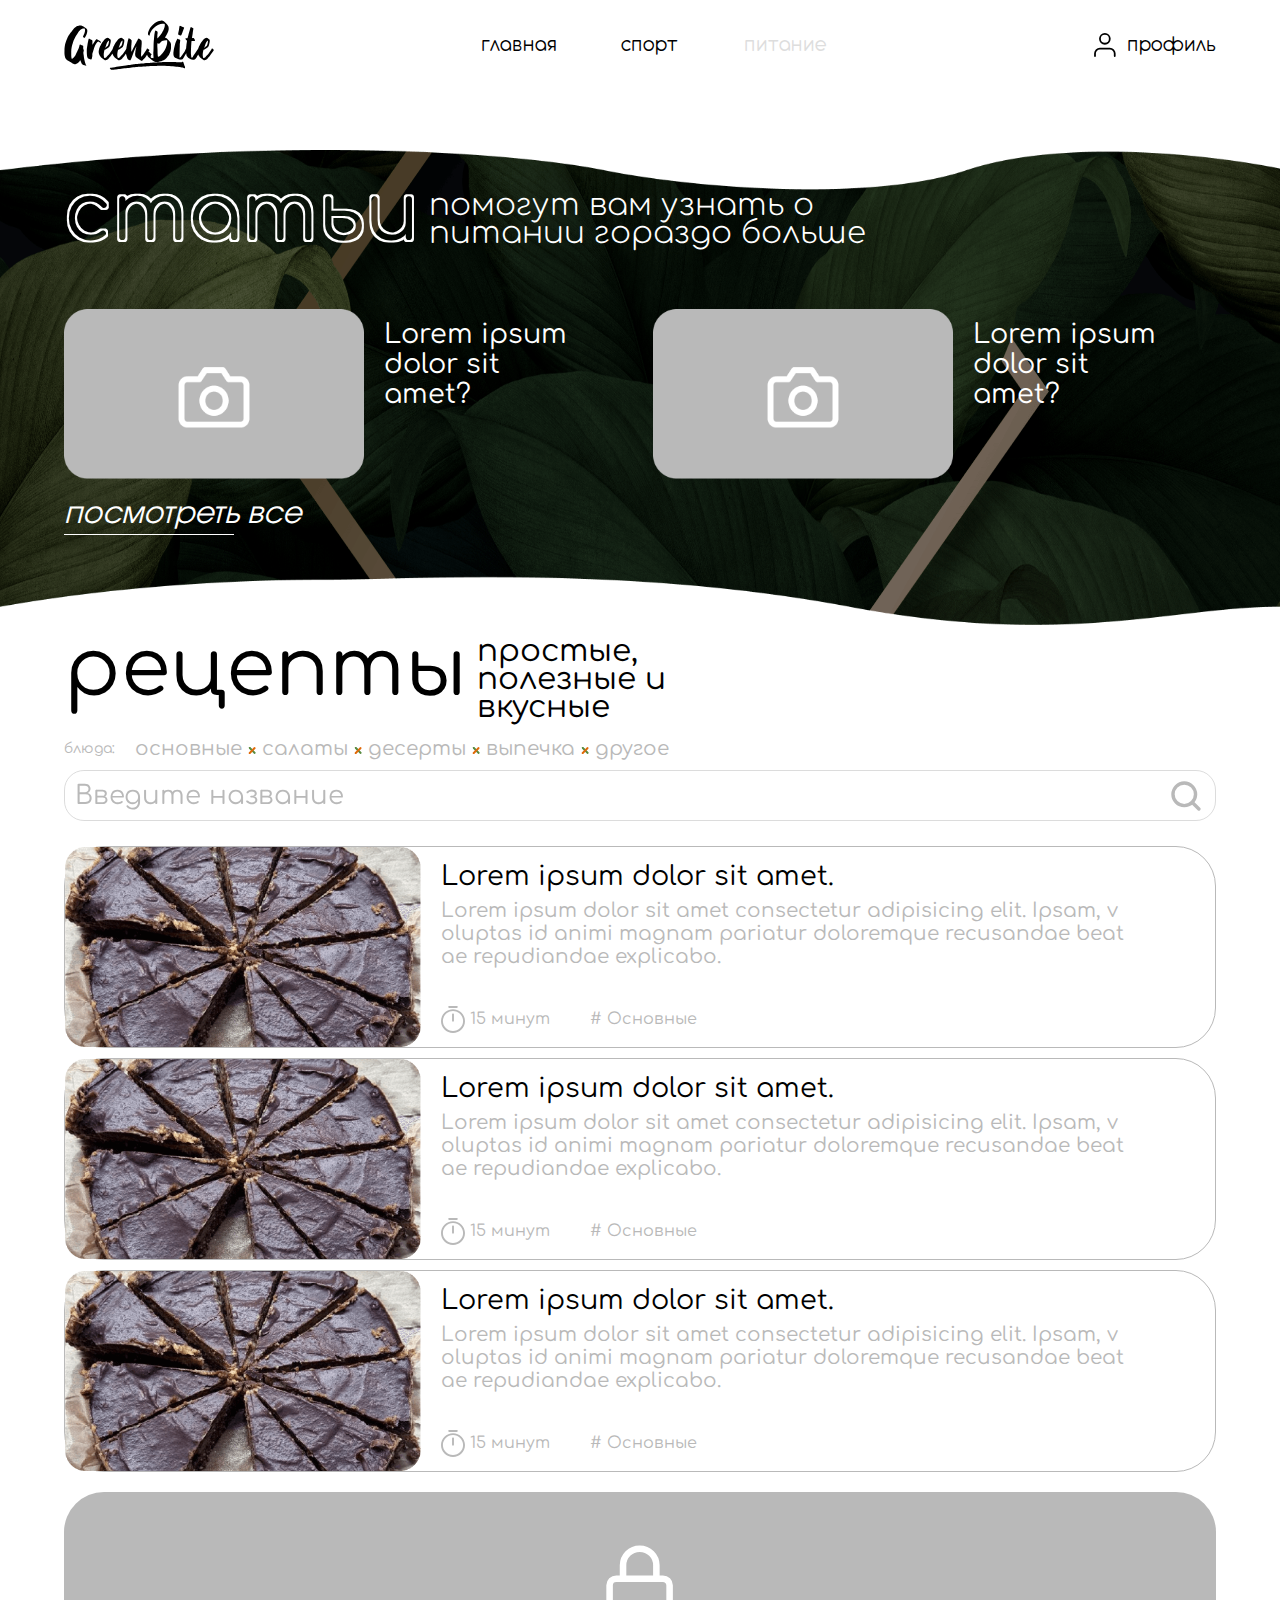
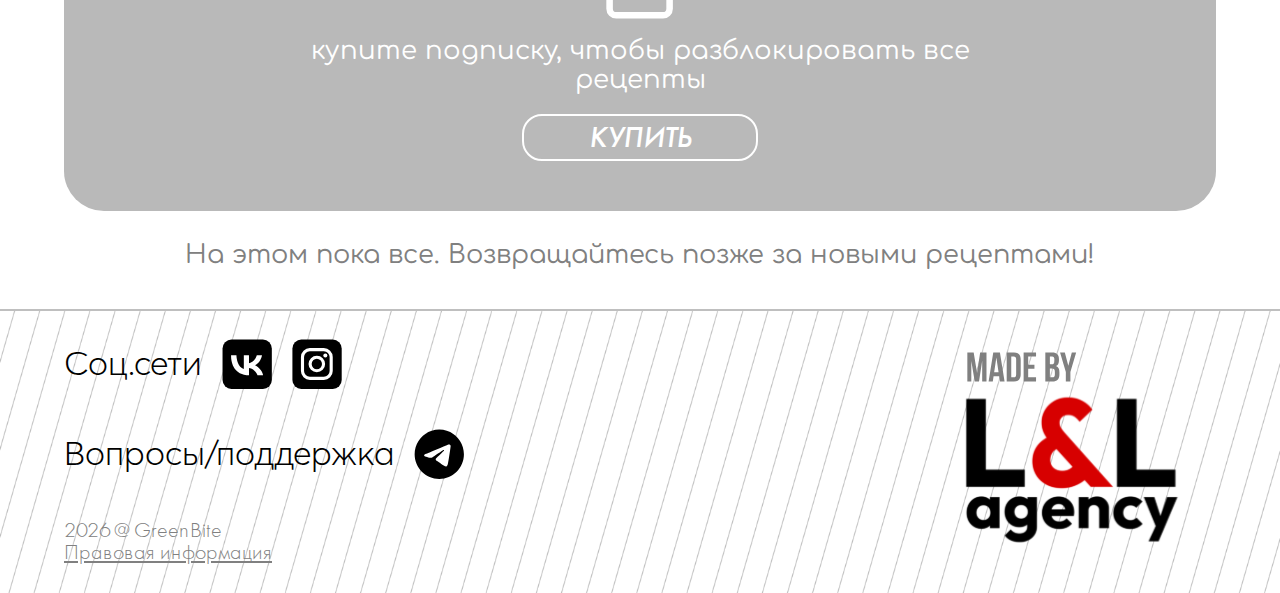
<file: pages/recipes.html>
<!DOCTYPE html>
<html lang="ru">
  <head>
    <meta charset="utf-8" />
    <meta http-equiv="X-UA-Compatible" content="IE=edge" />
    <meta name="viewport" content="width=device-width, initial-scale=1.0" />

    <title>GreenBite - Рецепты</title>

    <meta name="description" content="GreenBite - Страница с рецептами" />
    <meta name="keywords" content="GreenBite" />
    <meta name="author" content="L&L agency" />
    <meta name="image" content="../assets/imgs/blocks/profile/bg.png" />

    <meta property="og:type" content="website" />
    <meta property="og:title" content="GreenBite" />
    <meta
      property="og:description"
      content="GreenBite - Страница с рецептами"
    />
    <meta property="og:image" content="../assets/imgs/favicon/favicon.ico" />
    <!-- <meta property='og:url' content='https://example.com' /> -->

    <!-- <link rel='canonical' href='https://example.com' /> -->

    <link rel="preconnect" href="https://fonts.gstatic.com" />
    <link rel="preconnect" href="https://cdnjs.cloudflare.com" />
    <!-- <link rel='preconnect' href='https://google-analytics.com' /> -->

    <!-- fonts -->
    <link
      href="https://fonts.googleapis.com/css?family=Comfortaa:300,regular,500,600,700"
      rel="stylesheet"
    />
    <link rel="stylesheet" href="../assets/fonts/FuturaPT/stylesheet.css" />
    <link rel="stylesheet" href="../assets/fonts/Averta/stylesheet.css" />
    <link rel="stylesheet" href="../assets/fonts/Briberra/stylesheet.css" />
    <link rel="stylesheet" href="../assets/fonts/Antipasto/stylesheet.css" />
    <link rel="stylesheet" href="../assets/fonts/Evolventa/stylesheet.css" />
    <link rel="stylesheet" href="../assets/fonts/Bebas Neue/stylesheet.css" />
    <link
      rel="stylesheet"
      href="../assets/fonts/Averta_Cyrillic/stylesheet.css"
    />
    <!-- scripts -->
    <script src="https://code.jquery.com/jquery-3.6.0.min.js"></script>
    <!-- favicon -->
    <link
      rel="apple-touch-icon"
      sizes="180x180"
      href="../assets/imgs/favicon/apple-touch-icon.png"
    />
    <link
      rel="icon"
      type="image/png"
      sizes="32x32"
      href="../assets/imgs/favicon/favicon-32x32.png"
    />
    <link
      rel="icon"
      type="image/png"
      sizes="16x16"
      href="../assets/imgs/favicon/favicon-16x16.png"
    />
    <!-- <link rel='manifest' href='/site.webmanifest'> -->
    <style>
      .footer {
        /* Default background image */
        background-image: url("/assets/imgs/blocks/footer/bg.png") !important;
      }

      /* Media query for smaller screens */
      @media (max-width: 600px) {
        .footer {
          background-image: url("/assets/imgs/blocks/footer/bg-mobile.png") !important;
        }
      }
    </style>
    <meta
      name="msapplication-TileImage"
      content="../assets/imgs/favicon/android-chrome-192x192.png"
    />
    <meta name="msapplication-TileColor" content="#ffffff" />
    <meta name="theme-color" content="#ffffff" />

    <meta name="apple-mobile-web-app-title" content="GreenBite" />
    <meta name="apple-mobile-web-app-capable" content="yes" />

    <meta name="format-detection" content="telephone=no" />
    <meta name="format-detection" content="address=no" />

    <link
      rel="shortcut icon"
      href="../assets/imgs/favicon/favicon.ico"
      type="image/x-icon"
    />
    <link rel="stylesheet" href="../scss/pages/css/recipes.min.css" />
  </head>
  <body>
    <header class="header header__recipes">
      <div class="container header__wrapper">
        <div class="header__content">
          <div class="header__logo">
            <a href="/">
              <img src="../assets/imgs/icons/logos/logo.svg" alt="GreenBite" />
            </a>
          </div>
          <ul class="header__nav">
            <li class="header__nav-item">
              <a href="/" class="header__link">главная</a>
            </li>
            <li class="header__nav-item">
              <a href="./exercises.html" class="header__link">спорт</a>
            </li>
            <li class="header__nav-item">
              <a href="./recipes.html" class="header__link header__link-active"
                >питание</a
              >
            </li>
          </ul>
          <ul class="header__nav-mobile">
            <li class="header__nav-item">
              <a href="./profile.html" class="header__link">
                <svg
                  width="49"
                  height="54"
                  viewBox="0 0 49 54"
                  fill="none"
                  xmlns="http://www.w3.org/2000/svg"
                >
                  <path
                    d="M46.3874 51.9358V46.3874C46.3874 43.4443 45.2182 40.6218 43.1372 38.5407C41.0561 36.4597 38.2336 35.2905 35.2905 35.2905H13.0968C10.1538 35.2905 7.33125 36.4597 5.25019 38.5407C3.16913 40.6218 2 43.4443 2 46.3874V51.9358"
                    stroke="black"
                    stroke-width="4"
                    stroke-linecap="round"
                    stroke-linejoin="round"
                  />
                  <path
                    d="M24.1945 24.1937C30.3231 24.1937 35.2913 19.2255 35.2913 13.0968C35.2913 6.96823 30.3231 2 24.1945 2C18.0659 2 13.0977 6.96823 13.0977 13.0968C13.0977 19.2255 18.0659 24.1937 24.1945 24.1937Z"
                    stroke="black"
                    stroke-width="4"
                    stroke-linecap="round"
                    stroke-linejoin="round"
                  />
                </svg>
                <p>профиль</p>
              </a>
            </li>
            <li class="header__nav-item">
              <a href="/" class="header__link">главная</a>
            </li>
            <li class="header__nav-item">
              <a href="./exercises.html" class="header__link">спорт</a>
            </li>
            <li class="header__nav-item">
              <a href="./recipes.html" class="header__link header__link-active"
                >питание</a
              >
            </li>
          </ul>
          <div class="header__link-profile">
            <a href="./profile.html" class="header__link">
              <svg
                width="49"
                height="54"
                viewBox="0 0 49 54"
                fill="none"
                xmlns="http://www.w3.org/2000/svg"
              >
                <path
                  d="M46.3874 51.9358V46.3874C46.3874 43.4443 45.2182 40.6218 43.1372 38.5407C41.0561 36.4597 38.2336 35.2905 35.2905 35.2905H13.0968C10.1538 35.2905 7.33125 36.4597 5.25019 38.5407C3.16913 40.6218 2 43.4443 2 46.3874V51.9358"
                  stroke="black"
                  stroke-width="4"
                  stroke-linecap="round"
                  stroke-linejoin="round"
                />
                <path
                  d="M24.1945 24.1937C30.3231 24.1937 35.2913 19.2255 35.2913 13.0968C35.2913 6.96823 30.3231 2 24.1945 2C18.0659 2 13.0977 6.96823 13.0977 13.0968C13.0977 19.2255 18.0659 24.1937 24.1945 24.1937Z"
                  stroke="black"
                  stroke-width="4"
                  stroke-linecap="round"
                  stroke-linejoin="round"
                />
              </svg>
              <p>профиль</p>
            </a>
          </div>
          <div class="header__close-btn">
            <span></span>
          </div>
        </div>
      </div>
    </header>
    <main>
      <section
        class="hero hero__recipes"
        style="
          background-image: url('../assets/imgs/blocks/articles/articles-small-bg-recepts.png');
        "
      >
        <div class="container hero__wrapper">
          <div class="hero__content hero__content-recipes">
            <div class="hero__info">
              <h2 class="hero__title">статьи</h2>
              <span class="hero__subtitle"
                >помогут вам узнать о питании гораздо больше</span
              >
            </div>
            <div class="hero__articles">
              <article class="hero__article-small article__small">
                <a href="./articles/">
                  <img
                    class="article__img"
                    src="../assets/imgs/blocks/articles/image-beforeload.png"
                    alt=""
                  />
                  <div class="hero__article-small_info article__small-info">
                    <h3 class="article__small-title">
                      Lorem ipsum dolor sit amet?
                    </h3>
                  </div>
                </a>
              </article>
              <article class="hero__article-small article__small">
                <a href="./articles/">
                  <img
                    class="article__img"
                    src="../assets/imgs/blocks/articles/image-beforeload.png"
                    alt=""
                  />
                  <div class="hero__article-small_info article__small-info">
                    <h3 class="article__small-title">
                      Lorem ipsum dolor sit amet?
                    </h3>
                  </div>
                </a>
              </article>
            </div>
            <a href="#" class="hero__watch-more">посмотреть все</a>
          </div>
        </div>
      </section>
      <section class="recipes">
        <div class="container recipes__wrapper">
          <div class="recipes__content">
            <div class="recipes__info">
              <h2 class="recipes__title hero__title"><span>рецепты</span></h2>
              <svg
                version="1.1"
                xmlns="//www.w3.org/2000/svg"
                xmlns:xlink="//www.w3.org/1999/xlink"
                style="display: none"
              >
                <defs>
                  <filter id="stroke-text-svg-filter">
                    <feMorphology operator="dilate" radius="2"></feMorphology>
                    <feComposite operator="xor" in="SourceGraphic" />
                  </filter>
                </defs>
              </svg>
              <svg
                version="1.1"
                xmlns="//www.w3.org/2000/svg"
                xmlns:xlink="//www.w3.org/1999/xlink"
                style="display: none"
              >
                <defs>
                  <filter id="stroke-text-svg-filter-small">
                    <feMorphology operator="dilate" radius="1"></feMorphology>
                    <feComposite operator="xor" in="SourceGraphic" />
                  </filter>
                </defs>
              </svg>
              <span class="recipes__subtitle hero__subtitle"
                >простые, полезные и вкусные</span
              >
            </div>
            <div class="recipes__filters">
              <div
                class="recipes__filters-dishes recipes__dishes recipes__filter"
              >
                <span>блюда:</span>
                <div class="recipes__inputs">
                  <button id="mainly-dishes" class="recipe__input">
                    основные
                  </button>
                  <button id="salads-dishes" class="recipe__input">
                    салаты
                  </button>
                  <button id="deserts-dishes" class="recipe__input">
                    десерты
                  </button>
                  <button id="baking-dishes" class="recipe__input">
                    выпечка
                  </button>
                  <button
                    id="diff-dishes"
                    class="recipe__input recipe__input-last"
                  >
                    другое
                  </button>
                </div>
              </div>
              <div class="recipes__filters-kind recipes__kind recipes__filter">
                <span>вид:</span>
                <div class="recipes__inputs">
                  <button
                    id="all-mainly"
                    class="recipe__input recipe__input-kind recipe__input-selected"
                  >
                    все
                  </button>
                  <button
                    id="breakfast-mainly"
                    class="recipe__input recipe__input-kind"
                  >
                    завтрак
                  </button>
                  <button
                    id="lunch-mainly"
                    class="recipe__input recipe__input-kind"
                  >
                    обед
                  </button>
                  <button
                    id="dinner-mainly"
                    class="recipe__input recipe__input-kind recipe__input-last"
                  >
                    ужин
                  </button>
                </div>
              </div>
              <div class="recipes__search">
                <input
                  type="search"
                  class="recipes__search-input"
                  name="recipes-search"
                  id="recipes-search"
                  placeholder="Введите название"
                />
                <button class="recipes__search-icon" type="submit">
                  <svg
                    width="44"
                    height="44"
                    viewBox="0 0 44 44"
                    fill="none"
                    xmlns="http://www.w3.org/2000/svg"
                  >
                    <path
                      d="M19.4587 36.1274C28.6058 36.1274 36.021 28.7115 36.021 19.5637C36.021 10.4158 28.6058 3 19.4587 3C10.3117 3 2.89648 10.4158 2.89648 19.5637C2.89648 28.7115 10.3117 36.1274 19.4587 36.1274Z"
                      stroke="#B9B9B9"
                      stroke-width="5"
                      stroke-linecap="round"
                      stroke-linejoin="round"
                    />
                    <path
                      d="M40.8973 41.0172L31.3086 31.4277"
                      stroke="#B9B9B9"
                      stroke-width="5"
                      stroke-linecap="round"
                      stroke-linejoin="round"
                    />
                  </svg>
                </button>
              </div>
            </div>
            <div class="recipes__filters-mobile">
              <div
                class="recipes__filters-dishes recipes__dishes recipes__filter"
              >
                <span>блюда:</span>
                <div class="recipes__inputs-cover recipes__inputs-cover-green">
                  <select class="recipes__inputs recipes__inputs-green">
                    <option
                      id="mainly-dishes"
                      class="recipe__input recipe__input-selected"
                    >
                      основные
                    </option>
                    <option id="salads-dishes" class="recipe__input">
                      салаты
                    </option>
                    <option id="mainly-dishes" class="recipe__input">
                      десерты
                    </option>
                    <option id="baking-dishes" class="recipe__input">
                      выпечка
                    </option>
                    <option id="diff-dishes" class="recipe__input">
                      другое
                    </option>
                  </select>
                  <div class="recipes__inputs-arrowdown">
                    <svg
                      width="55"
                      height="55"
                      viewBox="0 0 55 55"
                      fill="none"
                      xmlns="http://www.w3.org/2000/svg"
                    >
                      <rect
                        x="0.17334"
                        y="22.8704"
                        width="4.73056"
                        height="39.0271"
                        rx="2.36528"
                        transform="rotate(-36.3619 0.17334 22.8704)"
                        fill="#5A8C42"
                      />
                      <rect
                        x="44.5566"
                        y="20.3257"
                        width="4.73056"
                        height="39.0271"
                        rx="2.36528"
                        transform="rotate(37.3753 44.5566 20.3257)"
                        fill="#5A8C42"
                      />
                    </svg>
                  </div>
                </div>
                <div class="recipes__inputs-cover recipes__inputs-cover-orange">
                  <select class="recipes__inputs recipes__inputs-orange">
                    <option
                      id="all-mainly"
                      class="recipe__input recipe__input-selected"
                    >
                      все
                    </option>
                    <option id="breakfast-mainly" class="recipe__input">
                      завтрак
                    </option>
                    <option id="lunch-mainly" class="recipe__input">
                      обед
                    </option>
                    <option id="dinner-mainly" class="recipe__input">
                      ужин
                    </option>
                  </select>
                  <div class="recipes__inputs-arrowdown">
                    <svg
                      width="55"
                      height="55"
                      viewBox="0 0 55 55"
                      fill="none"
                      xmlns="http://www.w3.org/2000/svg"
                    >
                      <rect
                        x="0.17334"
                        y="22.8704"
                        width="4.73056"
                        height="39.0271"
                        rx="2.36528"
                        transform="rotate(-36.3619 0.17334 22.8704)"
                        fill="#5A8C42"
                      />
                      <rect
                        x="44.5566"
                        y="20.3257"
                        width="4.73056"
                        height="39.0271"
                        rx="2.36528"
                        transform="rotate(37.3753 44.5566 20.3257)"
                        fill="#5A8C42"
                      />
                    </svg>
                  </div>
                </div>
              </div>
              <div class="recipes__search">
                <input
                  type="search"
                  class="recipes__search-input"
                  name="recipes-search"
                  id="recipes-search"
                  placeholder="Введите название"
                />
                <button class="recipes__search-icon" type="submit">
                  <svg
                    width="44"
                    height="44"
                    viewBox="0 0 44 44"
                    fill="none"
                    xmlns="http://www.w3.org/2000/svg"
                  >
                    <path
                      d="M19.4587 36.1274C28.6058 36.1274 36.021 28.7115 36.021 19.5637C36.021 10.4158 28.6058 3 19.4587 3C10.3117 3 2.89648 10.4158 2.89648 19.5637C2.89648 28.7115 10.3117 36.1274 19.4587 36.1274Z"
                      stroke="#B9B9B9"
                      stroke-width="5"
                      stroke-linecap="round"
                      stroke-linejoin="round"
                    />
                    <path
                      d="M40.8973 41.0172L31.3086 31.4277"
                      stroke="#B9B9B9"
                      stroke-width="5"
                      stroke-linecap="round"
                      stroke-linejoin="round"
                    />
                  </svg>
                </button>
              </div>
            </div>
            <div class="recipes__items">
              <article
                data-type="основное"
                class="article__small article__recepts"
              >
                <a href="/recipes/">
                  <img
                    class="article__img"
                    src="../assets/imgs/blocks/recepts/recept-left-bg.png"
                    alt=""
                  />
                  <div class="article__small-info">
                    <h3
                      class="article__small-title article__recipes-small_title"
                    >
                      Lorem ipsum dolor sit amet.
                    </h3>
                    <p
                      class="article__small-subtitle article__recipes-small_subtitle"
                    >
                      Lorem ipsum dolor sit amet consectetur adipisicing elit.
                      Ipsam, voluptas id animi magnam pariatur doloremque
                      recusandae beatae repudiandae explicabo.
                    </p>
                    <div class="article__small-attrs">
                      <div class="article__attr article__attr-timer">
                        <span class="article__attr-icon">
                          <img
                            src="../assets/imgs/icons/timer.svg"
                            alt="timer"
                          />
                          <p>15 минут</p>
                        </span>
                      </div>
                      <div class="article__attr article__attr-hashtags">
                        <span class="article__attr-text"># Основные</span>
                      </div>
                    </div>
                  </div>
                </a>
              </article>
              <article
                data-type="салаты"
                class="article__small article__recepts"
              >
                <a href="/recipes/">
                  <img
                    class="article__img"
                    src="../assets/imgs/blocks/recepts/recept-left-bg.png"
                    alt=""
                  />
                  <div class="article__small-info">
                    <h3
                      class="article__small-title article__recipes-small_title"
                    >
                      Lorem ipsum dolor sit amet.
                    </h3>
                    <p
                      class="article__small-subtitle article__recipes-small_subtitle"
                    >
                      Lorem ipsum dolor sit amet consectetur adipisicing elit.
                      Ipsam, voluptas id animi magnam pariatur doloremque
                      recusandae beatae repudiandae explicabo.
                    </p>
                    <div class="article__small-attrs">
                      <div class="article__attr article__attr-timer">
                        <span class="article__attr-icon">
                          <img
                            src="../assets/imgs/icons/timer.svg"
                            alt="timer"
                          />
                          <p>15 минут</p>
                        </span>
                      </div>
                      <div class="article__attr article__attr-hashtags">
                        <span class="article__attr-text"># Основные</span>
                      </div>
                    </div>
                  </div>
                </a>
              </article>
              <article class="article__small article__recepts">
                <a href="/recipes/">
                  <img
                    class="article__img"
                    src="../assets/imgs/blocks/recepts/recept-left-bg.png"
                    alt=""
                  />
                  <div class="article__small-info">
                    <h3
                      class="article__small-title article__recipes-small_title"
                    >
                      Lorem ipsum dolor sit amet.
                    </h3>
                    <p
                      class="article__small-subtitle article__recipes-small_subtitle"
                    >
                      Lorem ipsum dolor sit amet consectetur adipisicing elit.
                      Ipsam, voluptas id animi magnam pariatur doloremque
                      recusandae beatae repudiandae explicabo.
                    </p>
                    <div class="article__small-attrs">
                      <div class="article__attr article__attr-timer">
                        <span class="article__attr-icon">
                          <img
                            src="../assets/imgs/icons/timer.svg"
                            alt="timer"
                          />
                          <p>15 минут</p>
                        </span>
                      </div>
                      <div class="article__attr article__attr-hashtags">
                        <span class="article__attr-text"># Основные</span>
                      </div>
                    </div>
                  </div>
                </a>
              </article>
              <article class="article__small article__lock">
                <a href="/access-checkout/?add-to-cart=22/">
                  <div class="article__lock-info">
                    <div class="article__lock-icon">
                      <svg
                        width="125"
                        height="125"
                        viewBox="0 0 125 125"
                        fill="none"
                        xmlns="http://www.w3.org/2000/svg"
                      >
                        <path
                          d="M98.3333 57.2917H25.4167C19.6637 57.2917 15 61.9554 15 67.7084V104.167C15 109.92 19.6637 114.583 25.4167 114.583H98.3333C104.086 114.583 108.75 109.92 108.75 104.167V67.7084C108.75 61.9554 104.086 57.2917 98.3333 57.2917Z"
                          stroke="white"
                          stroke-width="10.2323"
                          stroke-linecap="round"
                          stroke-linejoin="round"
                        />
                        <path
                          d="M36 57.2917V36.4584C36 29.5517 38.7437 22.9279 43.6274 18.0442C48.5112 13.1604 55.135 10.4167 62.0417 10.4167C68.9483 10.4167 75.5721 13.1604 80.4559 18.0442C85.3397 22.9279 88.0833 29.5517 88.0833 36.4584V57.2917"
                          stroke="white"
                          stroke-width="10.2323"
                          stroke-linecap="round"
                          stroke-linejoin="round"
                        />
                      </svg>
                    </div>
                    <p class="article__lock-text">
                      купите подписку, чтобы разблокировать все рецепты
                    </p>
                    <a
                      href="/access-checkout/?add-to-cart=22"
                      class="article__lock-btn profile__form-btn"
                      >купить</a
                    >
                  </div>
                </a>
              </article>
            </div>
            <!-- under loads -->
            <p class="recipes__loader">
              На этом пока все. Возвращайтесь позже за новыми рецептами!
            </p>
            <!--  -->
          </div>
        </div>
      </section>
    </main>
    <footer class="footer">
      <div class="container">
        <div class="footer__content footer__content-recipes">
          <div class="footer__left">
            <div class="footer__item footer__socials">
              <p>Соц.сети</p>
              <a href="https://vk.com">
                <img src="../assets/imgs/social/vk.svg" alt="vk" />
              </a>
              <a href="https://inst.com">
                <img src="../assets/imgs/social/inst.svg" alt="inst" />
              </a>
            </div>
            <div class="footer__item footer__support">
              <p>Вопросы/поддержка</p>
              <a href="htttps://web.telegram.com"
                ><img src="../assets/imgs/social/tl.svg" alt="telegram"
              /></a>
            </div>
            <div class="footer__item footer__copyright">
              <span class="curr-year"></span><span>@</span
              ><span>GreenBite</span>
              <a href="./">Правовая информация</a>
            </div>
          </div>
          <div class="footer__right">
            <a href="https://ll-agency.ru/">
              <img
                class="footer__img made-by"
                src="../assets/imgs/icons/logos/made-by.svg"
                alt="L&L agency"
            /></a>
          </div>
        </div>
      </div>
    </footer>
    <!-- scripts -->
    <script src="../scripts/script.js"></script>
    <script src="/scripts/pages/login.js"></script>
  </body>
</html>
</file>
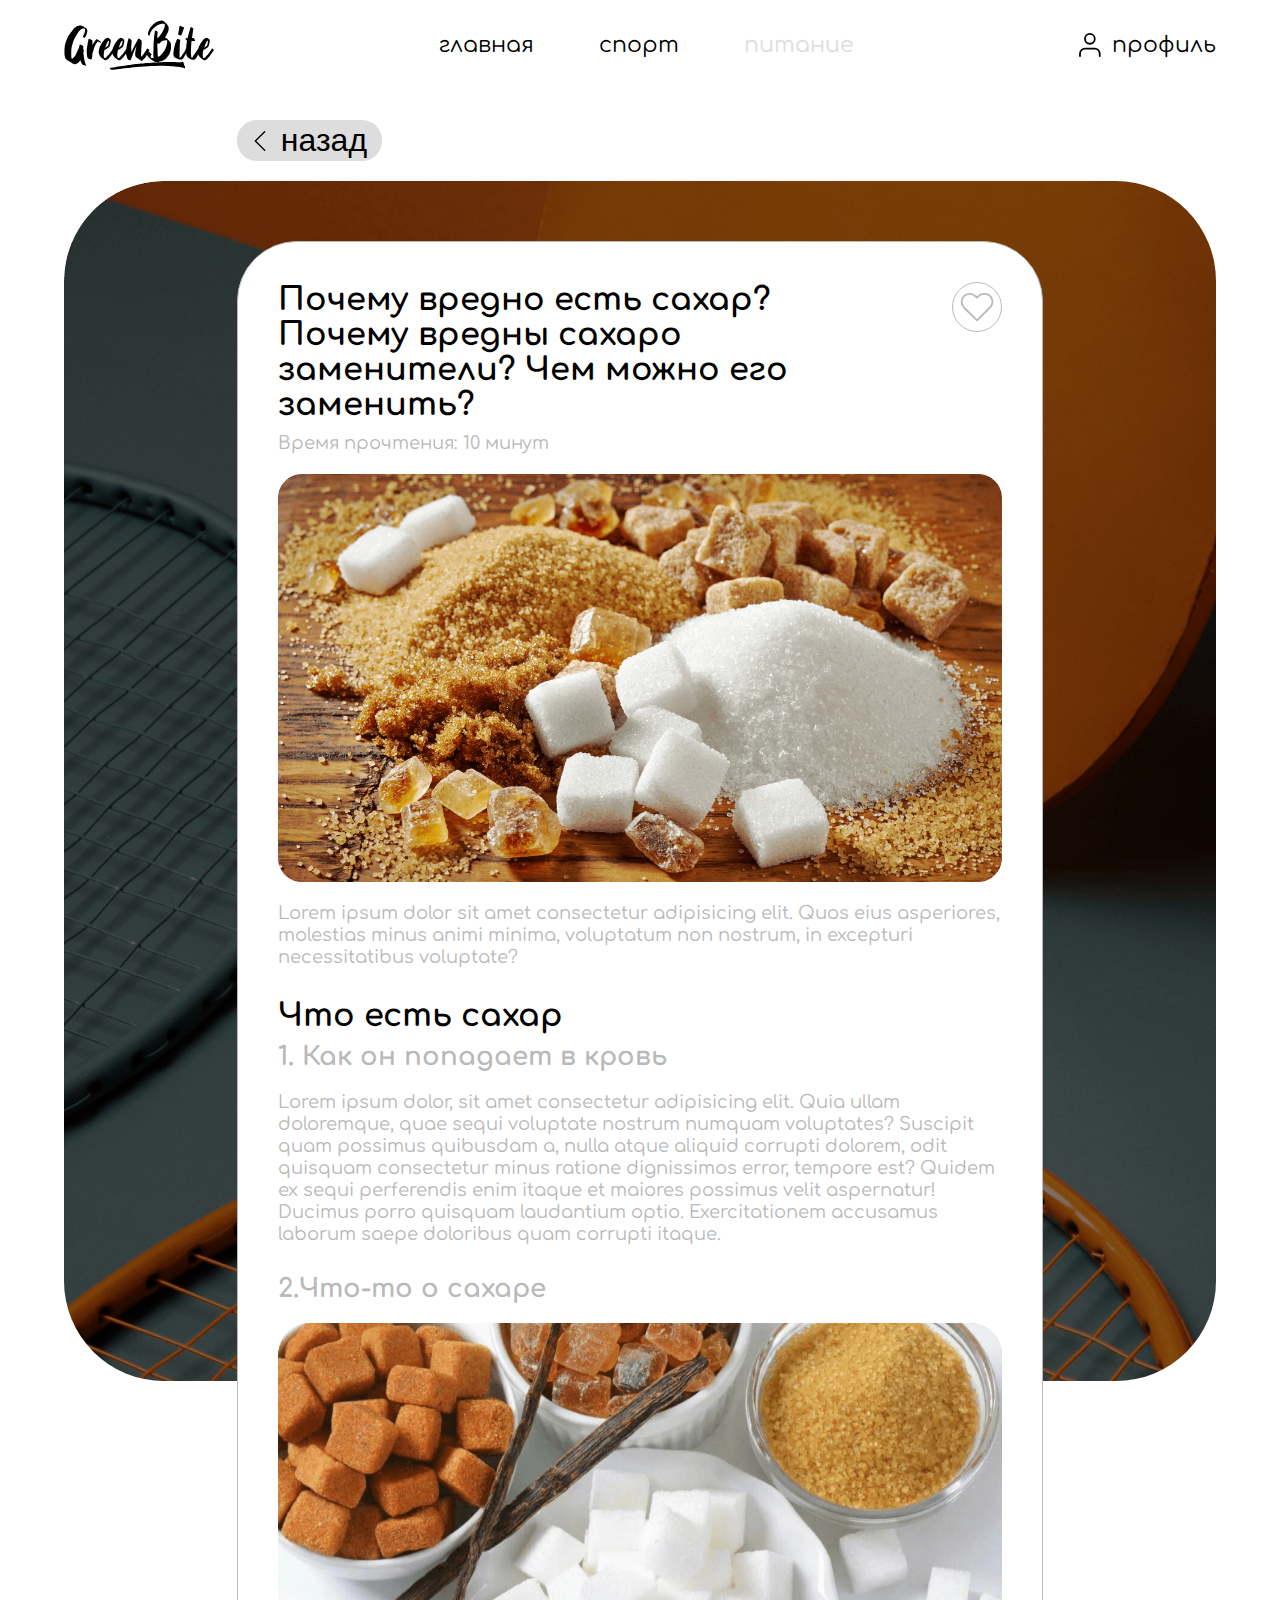
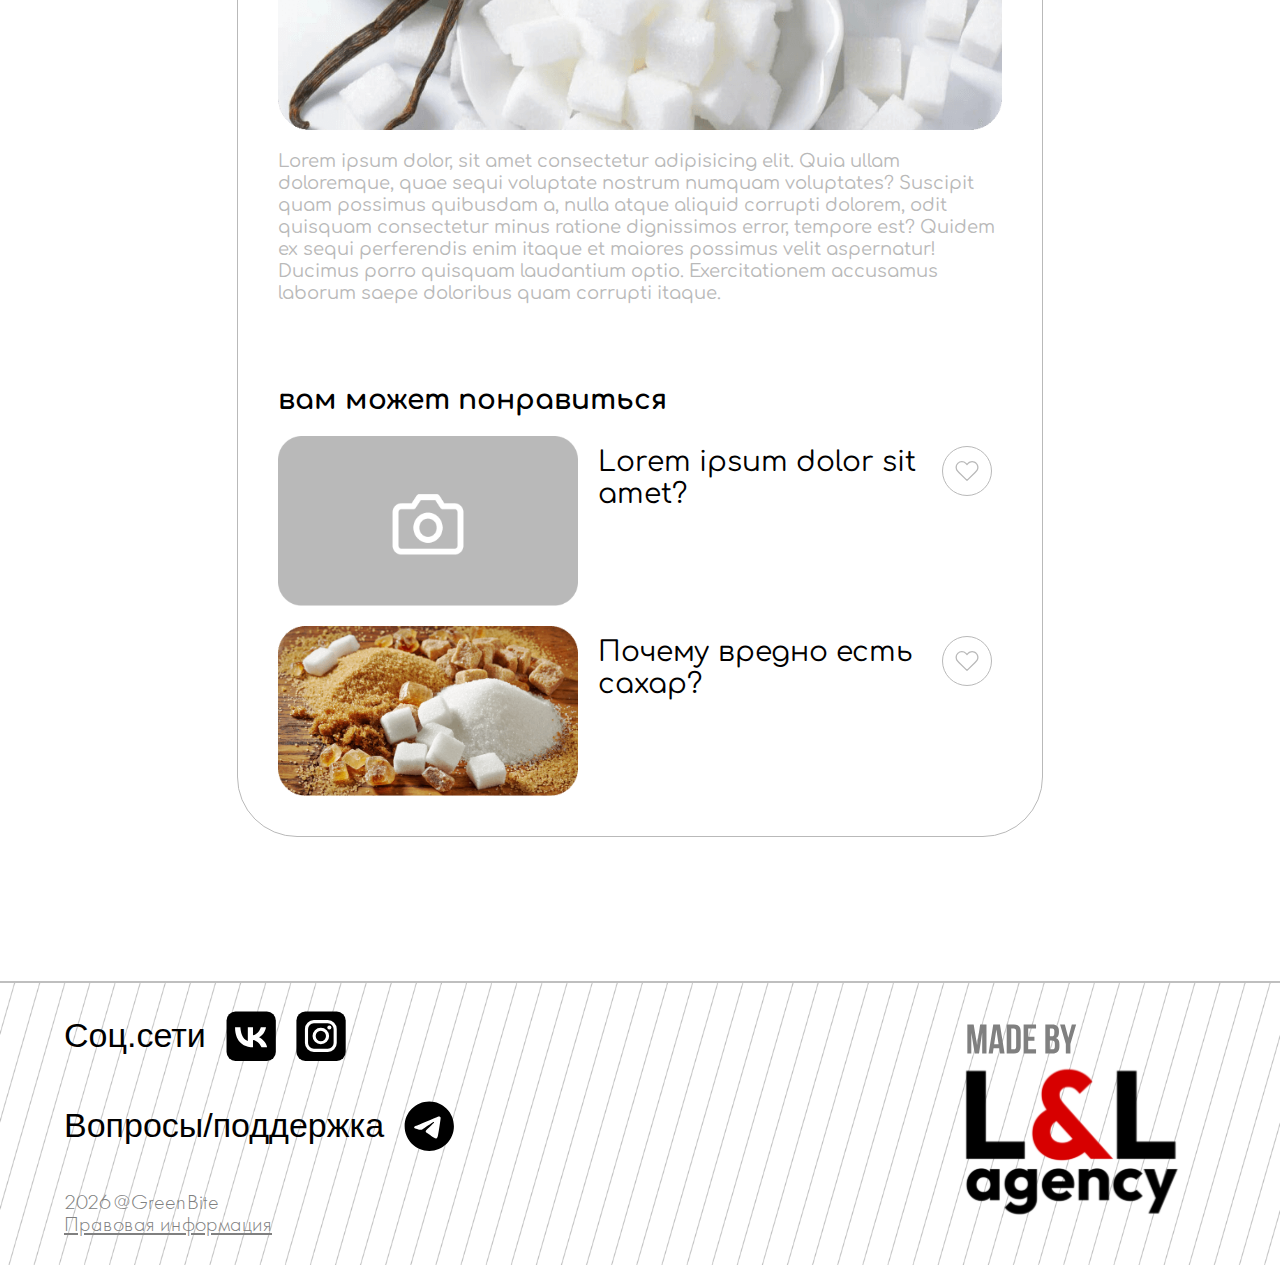
<file: pages/articles/articles/example.html>
<!DOCTYPE html>
<html lang="ru">
  <head>
    <meta charset="utf-8" />
    <meta http-equiv="X-UA-Compatible" content="IE=edge" />
    <meta name="viewport" content="width=device-width, initial-scale=1.0" />

    <title>GreenBite - Статьи</title>

    <meta name="description" content="GreenBite - Страница со статьями" />
    <meta name="keywords" content="GreenBite" />
    <meta name="author" content="L&L agency" />
    <meta name="image" content="https://shiw288.github.io/greenbyte/assets/imgs/blocks/profile/bg.png" />

    <meta property="og:type" content="website" />
    <meta property="og:title" content="GreenBite" />
    <meta
      property="og:description"
      content="GreenBite - Страница со статьями"
    />
    <meta property="og:image" content="https://shiw288.github.io/greenbyte/assets/imgs/favicon/favicon.ico" />
    <!-- <meta property='og:url' content='https://example.com' /> -->

    <!-- <link rel='canonical' href='https://example.com' /> -->

    <link rel="preconnect" href="https://fonts.gstatic.com" />
    <link rel="preconnect" href="https://cdnjs.cloudflare.com" />
    <!-- <link rel='preconnect' href='https://google-analytics.com' /> -->
    <!-- fonts -->
    <link
      href="https://fonts.googleapis.com/css?family=Comfortaa:300,regular,500,600,700"
      rel="stylesheet"
    />
    <link rel="stylesheet" href="https://shiw288.github.io/greenbyte/assets/fonts/FuturaPT/stylesheet.css" />
    <link rel="stylesheet" href="https://shiw288.github.io/greenbyte/assets/fonts/Averta/stylesheet.css" />
    <link rel="stylesheet" href="https://shiw288.github.io/greenbyte/assets/fonts/Briberra/stylesheet.css" />
    <link rel="stylesheet" href="https://shiw288.github.io/greenbyte/assets/fonts/Antipasto/stylesheet.css" />
    <link rel="stylesheet" href="https://shiw288.github.io/greenbyte/assets/fonts/Evolventa/stylesheet.css" />
    <link rel="stylesheet" href="https://shiw288.github.io/greenbyte/assets/fonts/Bebas Neue/stylesheet.css" />

    <!-- scripts -->
    <script src="https://code.jquery.com/jquery-3.6.0.min.js"></script>
    <!-- favicon -->
    <link
      rel="apple-touch-icon"
      sizes="180x180"
      href="https://shiw288.github.io/greenbyte/assets/imgs/favicon/apple-touch-icon.png"
    />
    <link
      rel="icon"
      type="image/png"
      sizes="32x32"
      href="https://shiw288.github.io/greenbyte/assets/imgs/favicon/favicon-32x32.png"
    />
    <link
      rel="icon"
      type="image/png"
      sizes="16x16"
      href="https://shiw288.github.io/greenbyte/assets/imgs/favicon/favicon-16x16.png"
    />
    <!-- <link rel='manifest' href='/site.webmanifest'> -->
    <style>
      .footer {
        /* Default background image */
        background-image: url("https://shiw288.github.io/greenbyte/assets/imgs/blocks/footer/bg.png") !important;
      }

      /* Media query for smaller screens */
      @media (max-width: 600px) {
        .footer {
          background-image: url("https://shiw288.github.io/greenbyte/assets/imgs/blocks/footer/bg-mobile.png") !important;
        }
      }
    </style>
    <meta
      name="msapplication-TileImage"
      content="https://shiw288.github.io/greenbyte/assets/imgs/favicon/android-chrome-192x192.png"
    />
    <meta name="msapplication-TileColor" content="#ffffff" />
    <meta name="theme-color" content="#ffffff" />

    <meta name="apple-mobile-web-app-title" content="GreenBite" />
    <meta name="apple-mobile-web-app-capable" content="yes" />

    <meta name="format-detection" content="telephone=no" />
    <meta name="format-detection" content="address=no" />

    <link
      rel="shortcut icon"
      href="https://shiw288.github.io/greenbyte/assets/imgs/favicon/favicon.ico"
      type="image/x-icon"
    />
    <link rel="stylesheet" href="https://shiw288.github.io/greenbyte/scss/pages/css/articles.min.css" />
  </head>
  <body>
    <header>
      <div class="container">
        <div class="header__content">
          <div class="header__logo">
            <a href="https://shiw288.github.io/greenbyte/">
              <img src="https://shiw288.github.io/greenbyte/assets/imgs/icons/logos/logo.svg" alt="GreenBite" />
            </a>
          </div>
          <ul class="header__nav">
            <li class="header__nav-item">
              <a href="https://shiw288.github.io/greenbyte/" class="header__link">главная</a>
            </li>
            <li class="header__nav-item">
              <a href="https://shiw288.github.io/greenbyte/pages/exercises.html" class="header__link">спорт</a>
            </li>
            <li class="header__nav-item">
              <a href="https://shiw288.github.io/greenbyte/pages/recipes.html" class="header__link header__link-active"
                >питание</a
              >
            </li>
          </ul>
          <ul class="header__nav-mobile">
            <li class="header__nav-item">
              <a href="https://shiw288.github.io/greenbyte/pages/profile.html" class="header__link">
                <svg
                  width="49"
                  height="54"
                  viewBox="0 0 49 54"
                  fill="none"
                  xmlns="http://www.w3.org/2000/svg"
                >
                  <path
                    d="M46.3874 51.9358V46.3874C46.3874 43.4443 45.2182 40.6218 43.1372 38.5407C41.0561 36.4597 38.2336 35.2905 35.2905 35.2905H13.0968C10.1538 35.2905 7.33125 36.4597 5.25019 38.5407C3.16913 40.6218 2 43.4443 2 46.3874V51.9358"
                    stroke="black"
                    stroke-width="4"
                    stroke-linecap="round"
                    stroke-linejoin="round"
                  />
                  <path
                    d="M24.1945 24.1937C30.3231 24.1937 35.2913 19.2255 35.2913 13.0968C35.2913 6.96823 30.3231 2 24.1945 2C18.0659 2 13.0977 6.96823 13.0977 13.0968C13.0977 19.2255 18.0659 24.1937 24.1945 24.1937Z"
                    stroke="black"
                    stroke-width="4"
                    stroke-linecap="round"
                    stroke-linejoin="round"
                  />
                </svg>
                <p>профиль</p>
              </a>
            </li>
            <li class="header__nav-item">
              <a href="https://shiw288.github.io/greenbyte/" class="header__link">главная</a>
            </li>
            <li class="header__nav-item">
              <a href="https://shiw288.github.io/greenbyte/pages/exercises.html" class="header__link">спорт</a>
            </li>
            <li class="header__nav-item">
              <a href="https://shiw288.github.io/greenbyte/pages/recipes.html" class="header__link header__link-active"
                >питание</a
              >
            </li>
          </ul>
          <div class="header__link-profile">
            <a href="https://shiw288.github.io/greenbyte/pages/profile.html" class="header__link">
              <svg
                width="49"
                height="54"
                viewBox="0 0 49 54"
                fill="none"
                xmlns="http://www.w3.org/2000/svg"
              >
                <path
                  d="M46.3874 51.9358V46.3874C46.3874 43.4443 45.2182 40.6218 43.1372 38.5407C41.0561 36.4597 38.2336 35.2905 35.2905 35.2905H13.0968C10.1538 35.2905 7.33125 36.4597 5.25019 38.5407C3.16913 40.6218 2 43.4443 2 46.3874V51.9358"
                  stroke="black"
                  stroke-width="4"
                  stroke-linecap="round"
                  stroke-linejoin="round"
                />
                <path
                  d="M24.1945 24.1937C30.3231 24.1937 35.2913 19.2255 35.2913 13.0968C35.2913 6.96823 30.3231 2 24.1945 2C18.0659 2 13.0977 6.96823 13.0977 13.0968C13.0977 19.2255 18.0659 24.1937 24.1945 24.1937Z"
                  stroke="black"
                  stroke-width="4"
                  stroke-linecap="round"
                  stroke-linejoin="round"
                />
              </svg>
              <p>профиль</p>
            </a>
          </div>
          <div class="header__close-btn">
            <span></span>
          </div>
        </div>
      </div>
    </header>
    <main>
      <div class="article-arrow-back arrow-back">
        <div class="container">
          <a
            class="arrow-back-link profile__form-btn navigation__back-btn"
            href="#"
            onclick="history.back(); return false;"
          >
            <svg
              width="16"
              height="30"
              viewBox="0 0 16 30"
              fill="none"
              xmlns="http://www.w3.org/2000/svg"
            >
              <path
                d="M15 29L1 15L15 1"
                stroke="black"
                stroke-width="2"
                stroke-linecap="round"
                stroke-linejoin="round"
              />
            </svg>
            <p>назад</p>
          </a>
        </div>
      </div>
      <div class="container articles__hero-wrapper">
        <section
          class="articles__hero articles__hero-full"
          style="
            background-image: url('https://shiw288.github.io/greenbyte/assets/imgs/blocks/articles/articles-full-bg.png');
          "
        >
          <div class="articles__content article__full-content">
            <div class="articles__info articles__full-info">
              <article class="article">
                <div class="article__top">
                  <div class="article__top-info">
                    <h1 class="article__top-title article__main-title">
                      Почему вредно есть сахар? Почему вредны сахаро заменители?
                      Чем можно его заменить?
                    </h1>
                    <p class="article__top-subtitle">
                      Время прочтения: 10 минут
                    </p>
                  </div>
                  <div
                    class="article__top-heart article-heart article__small-heart"
                  >
                    <svg
                      width="46"
                      height="40"
                      viewBox="0 0 46 40"
                      fill="none"
                      xmlns="http://www.w3.org/2000/svg"
                    >
                      <path
                        d="M40.6203 5.33443C39.6022 4.33011 38.3934 3.5334 37.0629 2.98984C35.7324 2.44628 34.3064 2.1665 32.8663 2.1665C31.4261 2.1665 30.0001 2.44628 28.6696 2.98984C27.3391 3.5334 26.1303 4.33011 25.1122 5.33443L22.9993 7.41778L20.8864 5.33443C18.8299 3.30671 16.0407 2.16755 13.1324 2.16755C10.224 2.16755 7.43482 3.30671 5.37833 5.33443C3.32183 7.36215 2.1665 10.1123 2.1665 12.9799C2.1665 15.8476 3.32183 18.5977 5.37833 20.6255L7.49125 22.7088L22.9993 37.9998L38.5074 22.7088L40.6203 20.6255C41.6389 19.6216 42.4469 18.4297 42.9981 17.1179C43.5494 15.806 43.8332 14.3999 43.8332 12.9799C43.8332 11.5599 43.5494 10.1539 42.9981 8.84202C42.4469 7.53018 41.6389 6.33828 40.6203 5.33443Z"
                        stroke="#B9B9B9"
                        stroke-width="2.5"
                        stroke-linecap="round"
                        stroke-linejoin="round"
                      />
                    </svg>
                  </div>
                </div>
                <img
                  class="article__full-img"
                  src="https://shiw288.github.io/greenbyte/assets/imgs/blocks/articles/articles-example-full-bg.png"
                  alt=""
                />
                <span class="article__full-subimage"
                  >Lorem ipsum dolor sit amet consectetur adipisicing elit. Quos
                  eius asperiores, molestias minus animi minima, voluptatum non
                  nostrum, in excepturi necessitatibus voluptate?</span
                >
                <div class="article__full-info article-info">
                  <h2 class="article__main-title">Что есть сахар</h2>
                  <div class="article__info-block">
                    <h3 class="article__info-title">
                      1. Как он попадает в кровь
                    </h3>
                    <p class="article__info-subtitle">
                      Lorem ipsum dolor, sit amet consectetur adipisicing elit.
                      Quia ullam doloremque, quae sequi voluptate nostrum
                      numquam voluptates? Suscipit quam possimus quibusdam a,
                      nulla atque aliquid corrupti dolorem, odit quisquam
                      consectetur minus ratione dignissimos error, tempore est?
                      Quidem ex sequi perferendis enim itaque et maiores
                      possimus velit aspernatur! Ducimus porro quisquam
                      laudantium optio. Exercitationem accusamus laborum saepe
                      doloribus quam corrupti itaque.
                    </p>
                  </div>
                  <div class="article__info-block">
                    <h3 class="article__info-title">2.Что-то о сахаре</h3>
                    <img
                      class="article__info-block_img"
                      src="https://shiw288.github.io/greenbyte/assets/imgs/blocks/articles/articles-example-about-sugar-bg.png"
                      alt=""
                    />
                    <p class="article__info-subtitle">
                      Lorem ipsum dolor, sit amet consectetur adipisicing elit.
                      Quia ullam doloremque, quae sequi voluptate nostrum
                      numquam voluptates? Suscipit quam possimus quibusdam a,
                      nulla atque aliquid corrupti dolorem, odit quisquam
                      consectetur minus ratione dignissimos error, tempore est?
                      Quidem ex sequi perferendis enim itaque et maiores
                      possimus velit aspernatur! Ducimus porro quisquam
                      laudantium optio. Exercitationem accusamus laborum saepe
                      doloribus quam corrupti itaque.
                    </p>
                  </div>
                </div>
              </article>
              <div class="simular__posts">
                <h2 class="simular__title">вам может понравиться</h2>
                <div class="simular__articles">
                  <article class="simular__article-small article__small">
                    <a href="./articles/">
                      <img
                        class="article__hero-img article__img"
                        src="https://shiw288.github.io/greenbyte/assets/imgs/blocks/articles/image-beforeload.png"
                        alt=""
                      />
                      <div class="article__hero-small_info article__small-info">
                        <h3 class="article__small-title">
                          Lorem ipsum dolor sit amet?
                        </h3>
                        <div class="article__small-heart">
                          <svg
                            width="46"
                            height="40"
                            viewBox="0 0 46 40"
                            fill="none"
                            xmlns="http://www.w3.org/2000/svg"
                          >
                            <path
                              d="M40.6203 5.33443C39.6022 4.33011 38.3934 3.5334 37.0629 2.98984C35.7324 2.44628 34.3064 2.1665 32.8663 2.1665C31.4261 2.1665 30.0001 2.44628 28.6696 2.98984C27.3391 3.5334 26.1303 4.33011 25.1122 5.33443L22.9993 7.41778L20.8864 5.33443C18.8299 3.30671 16.0407 2.16755 13.1324 2.16755C10.224 2.16755 7.43482 3.30671 5.37833 5.33443C3.32183 7.36215 2.1665 10.1123 2.1665 12.9799C2.1665 15.8476 3.32183 18.5977 5.37833 20.6255L7.49125 22.7088L22.9993 37.9998L38.5074 22.7088L40.6203 20.6255C41.6389 19.6216 42.4469 18.4297 42.9981 17.1179C43.5494 15.806 43.8332 14.3999 43.8332 12.9799C43.8332 11.5599 43.5494 10.1539 42.9981 8.84202C42.4469 7.53018 41.6389 6.33828 40.6203 5.33443Z"
                              stroke="#B9B9B9"
                              stroke-width="2.5"
                              stroke-linecap="round"
                              stroke-linejoin="round"
                            />
                          </svg>
                        </div>
                      </div>
                    </a>
                  </article>
                  <article class="simular__article-small article__small">
                    <a href="https://shiw288.github.io/greenbyte/articles/recepts/example.html">
                      <img
                        class="article__hero-img article__img"
                        src="https://shiw288.github.io/greenbyte/assets/imgs/blocks/articles/articles-example-left-bg.png"
                        alt=""
                      />
                      <div class="article__hero-small_info article__small-info">
                        <h3 class="article__small-title">
                          Почему вредно есть сахар?
                        </h3>
                        <div class="article__small-heart">
                          <svg
                            width="46"
                            height="40"
                            viewBox="0 0 46 40"
                            fill="none"
                            xmlns="http://www.w3.org/2000/svg"
                          >
                            <path
                              d="M40.6203 5.33443C39.6022 4.33011 38.3934 3.5334 37.0629 2.98984C35.7324 2.44628 34.3064 2.1665 32.8663 2.1665C31.4261 2.1665 30.0001 2.44628 28.6696 2.98984C27.3391 3.5334 26.1303 4.33011 25.1122 5.33443L22.9993 7.41778L20.8864 5.33443C18.8299 3.30671 16.0407 2.16755 13.1324 2.16755C10.224 2.16755 7.43482 3.30671 5.37833 5.33443C3.32183 7.36215 2.1665 10.1123 2.1665 12.9799C2.1665 15.8476 3.32183 18.5977 5.37833 20.6255L7.49125 22.7088L22.9993 37.9998L38.5074 22.7088L40.6203 20.6255C41.6389 19.6216 42.4469 18.4297 42.9981 17.1179C43.5494 15.806 43.8332 14.3999 43.8332 12.9799C43.8332 11.5599 43.5494 10.1539 42.9981 8.84202C42.4469 7.53018 41.6389 6.33828 40.6203 5.33443Z"
                              stroke="#B9B9B9"
                              stroke-width="2.5"
                              stroke-linecap="round"
                              stroke-linejoin="round"
                            />
                          </svg>
                        </div>
                      </div>
                    </a>
                  </article>
                </div>
              </div>
            </div>
          </div>
        </section>
      </div>
    </main>
    <footer class="footer article__full-footer">
      <div class="container">
        <div class="footer__content">
          <div class="footer__left">
            <div class="footer__item footer__socials">
              <p>Соц.сети</p>
              <a href="https://vk.com">
                <img src="https://shiw288.github.io/greenbyte/assets/imgs/social/vk.svg" alt="vk" />
              </a>
              <a href="https://inst.com">
                <img src="https://shiw288.github.io/greenbyte/assets/imgs/social/inst.svg" alt="inst" />
              </a>
            </div>
            <div class="footer__item footer__support">
              <p>Вопросы/поддержка</p>
              <a href="htttps://web.telegram.com"
                ><img src="https://shiw288.github.io/greenbyte/assets/imgs/social/tl.svg" alt="telegram"
              /></a>
            </div>
            <div class="footer__item footer__copyright">
              <span class="curr-year"></span><span>@GreenBite</span>
              <a href="https://shiw288.github.io/greenbyte/info">Правовая информация</a>
            </div>
          </div>
          <div class="footer__right">
            <a href="https://ll-agency.ru/">
              <img
                class="footer__img made-by"
                src="https://shiw288.github.io/greenbyte/assets/imgs/icons/logos/made-by.svg"
                alt="L&L agency"
            /></a>
          </div>
        </div>
      </div>
    </footer>
    <!-- scripts -->
    <script src="https://shiw288.github.io/greenbyte/scripts/script.js"></script>
  </body>
</html>
</file>
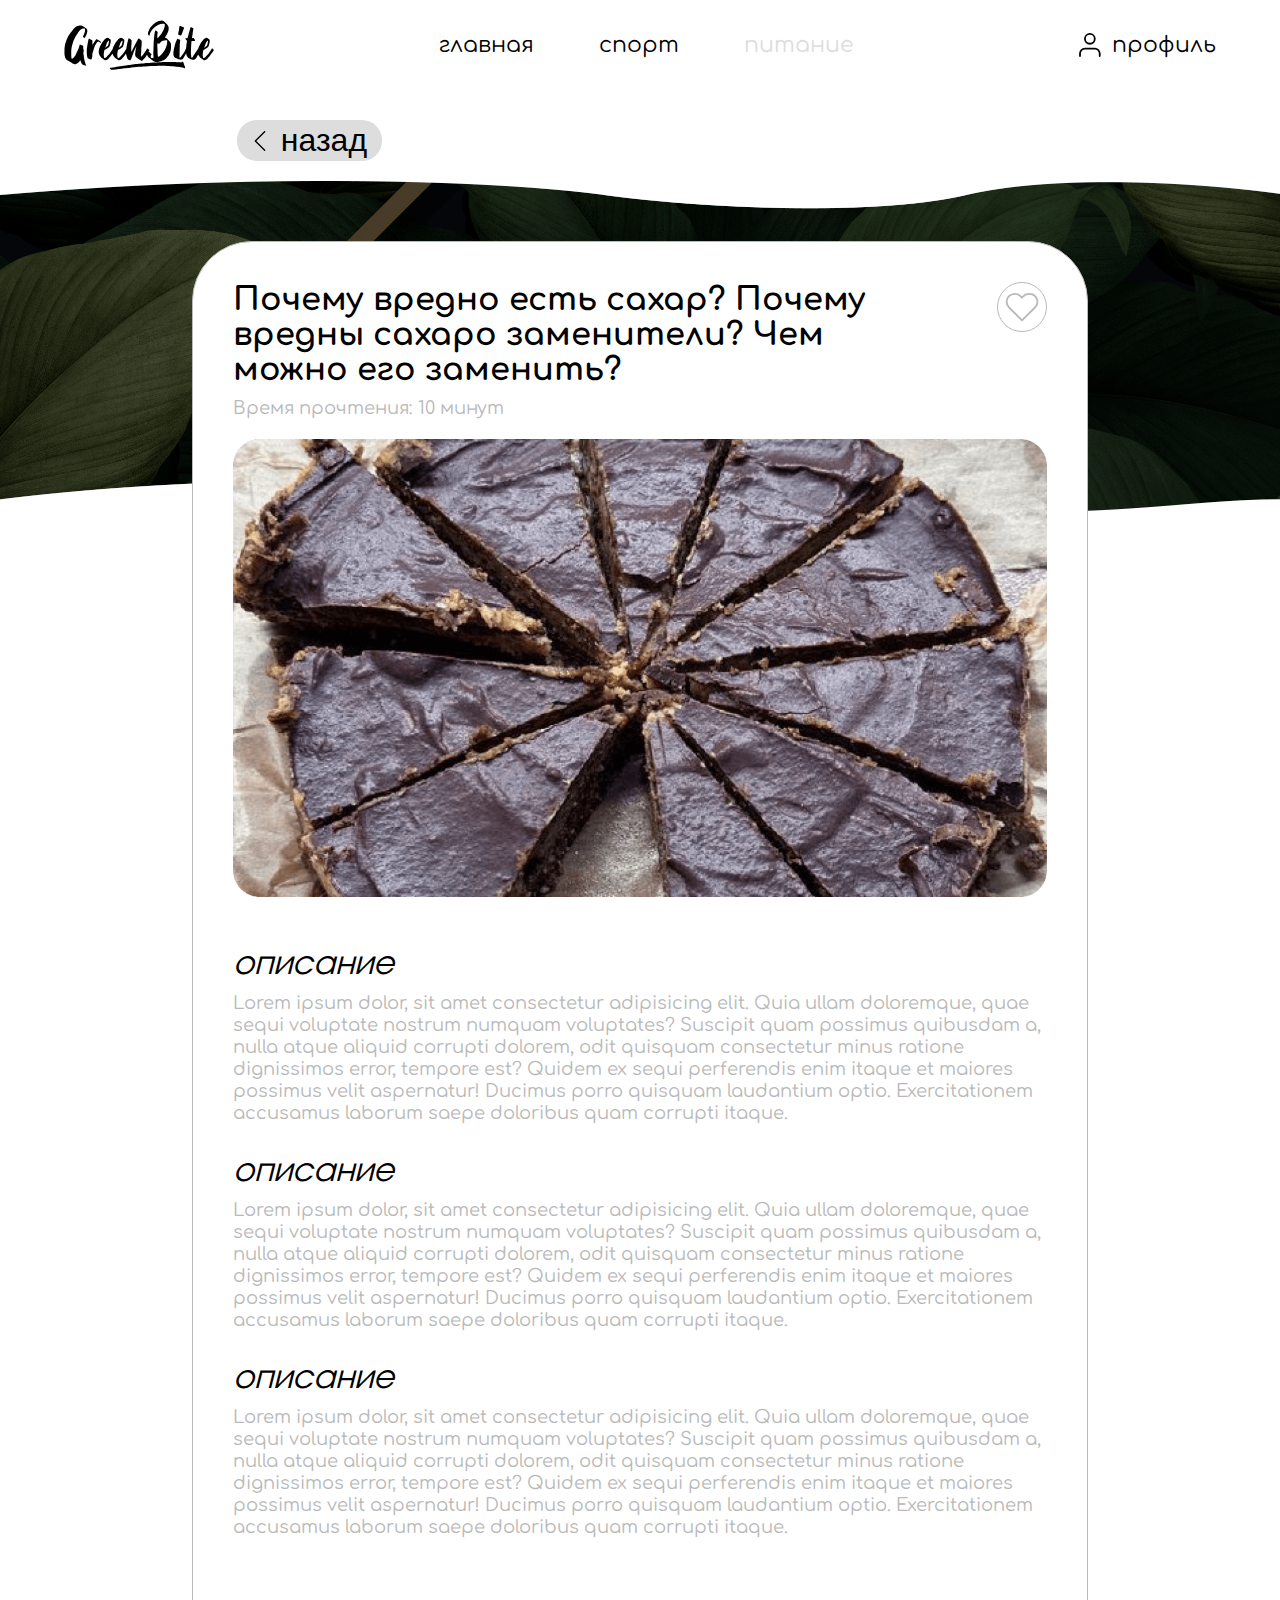
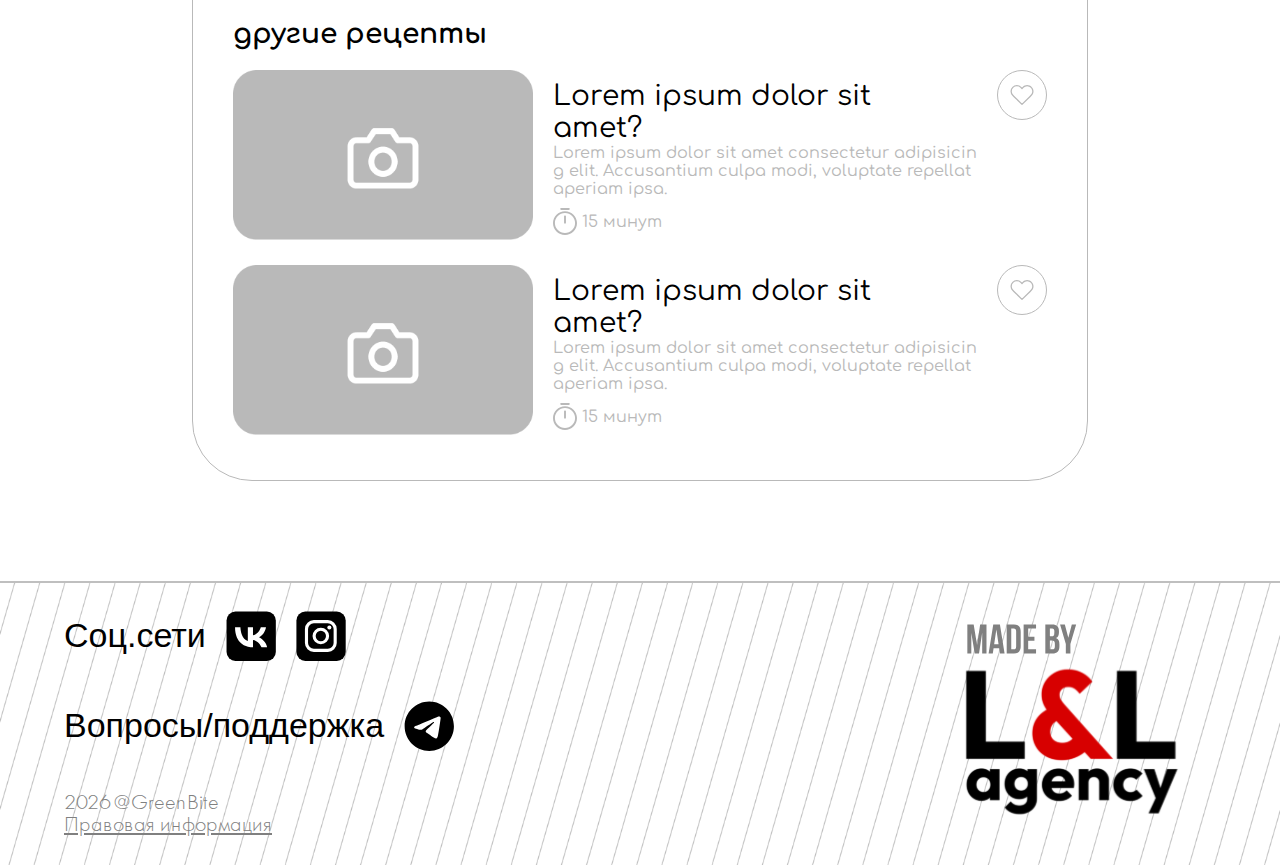
<file: pages/articles/recepts/example-recepts.html>
<!DOCTYPE html>
<html lang="ru">
  <head>
    <meta charset="utf-8" />
    <meta http-equiv="X-UA-Compatible" content="IE=edge" />
    <meta name="viewport" content="width=device-width, initial-scale=1.0" />

    <title>GreenBite - Статьи</title>

    <meta name="description" content="GreenBite - Страница со статьями" />
    <meta name="keywords" content="GreenBite" />
    <meta name="author" content="L&L agency" />
    <meta name="image" content="https://shiw288.github.io/greenbyte/assets/imgs/blocks/profile/bg.png" />

    <meta property="og:type" content="website" />
    <meta property="og:title" content="GreenBite" />
    <meta
      property="og:description"
      content="GreenBite - Страница со статьями"
    />
    <meta property="og:image" content="https://shiw288.github.io/greenbyte/assets/imgs/favicon/favicon.ico" />
    <!-- <meta property='og:url' content='https://example.com' /> -->

    <!-- <link rel='canonical' href='https://example.com' /> -->

    <link rel="preconnect" href="https://fonts.gstatic.com" />
    <link rel="preconnect" href="https://cdnjs.cloudflare.com" />
    <!-- <link rel='preconnect' href='https://google-analytics.com' /> -->
    <!-- fonts -->
    <link
      href="https://fonts.googleapis.com/css?family=Comfortaa:300,regular,500,600,700"
      rel="stylesheet"
    />
    <link rel="stylesheet" href="https://shiw288.github.io/greenbyte/assets/fonts/FuturaPT/stylesheet.css" />
    <link rel="stylesheet" href="https://shiw288.github.io/greenbyte/assets/fonts/Averta/stylesheet.css" />
    <link rel="stylesheet" href="https://shiw288.github.io/greenbyte/assets/fonts/Briberra/stylesheet.css" />
    <link rel="stylesheet" href="https://shiw288.github.io/greenbyte/assets/fonts/Antipasto/stylesheet.css" />
    <link rel="stylesheet" href="https://shiw288.github.io/greenbyte/assets/fonts/Evolventa/stylesheet.css" />
    <link rel="stylesheet" href="https://shiw288.github.io/greenbyte/assets/fonts/Bebas Neue/stylesheet.css" />

    <!-- scripts -->
    <script src="https://code.jquery.com/jquery-3.6.0.min.js"></script>
    <!-- favicon -->
    <link
      rel="apple-touch-icon"
      sizes="180x180"
      href="https://shiw288.github.io/greenbyte/assets/imgs/favicon/apple-touch-icon.png"
    />
    <link
      rel="icon"
      type="image/png"
      sizes="32x32"
      href="https://shiw288.github.io/greenbyte/assets/imgs/favicon/favicon-32x32.png"
    />
    <link
      rel="icon"
      type="image/png"
      sizes="16x16"
      href="https://shiw288.github.io/greenbyte/assets/imgs/favicon/favicon-16x16.png"
    />
    <!-- <link rel='manifest' href='/site.webmanifest'> -->
    <style>
      .footer {
        /* Default background image */
        background-image: url("https://shiw288.github.io/greenbyte/assets/imgs/blocks/footer/bg.png") !important;
      }

      /* Media query for smaller screens */
      @media (max-width: 600px) {
        .footer {
          background-image: url("https://shiw288.github.io/greenbyte/assets/imgs/blocks/footer/bg-mobile.png") !important;
        }
      }
    </style>
    <meta
      name="msapplication-TileImage"
      content="https://shiw288.github.io/greenbyte/assets/imgs/favicon/android-chrome-192x192.png"
    />
    <meta name="msapplication-TileColor" content="#ffffff" />
    <meta name="theme-color" content="#ffffff" />

    <meta name="apple-mobile-web-app-title" content="GreenBite" />
    <meta name="apple-mobile-web-app-capable" content="yes" />

    <meta name="format-detection" content="telephone=no" />
    <meta name="format-detection" content="address=no" />

    <link
      rel="shortcut icon"
      href="https://shiw288.github.io/greenbyte/assets/imgs/favicon/favicon.ico"
      type="image/x-icon"
    />
    <link rel="stylesheet" href="https://shiw288.github.io/greenbyte/scss/pages/css/articles.min.css" />
  </head>
  <body>
    <header>
      <div class="container">
        <div class="header__content">
          <div class="header__logo">
            <a href="https://shiw288.github.io/greenbyte/">
              <img src="https://shiw288.github.io/greenbyte/assets/imgs/icons/logos/logo.svg" alt="GreenBite" />
            </a>
          </div>
          <ul class="header__nav">
            <li class="header__nav-item">
              <a href="https://shiw288.github.io/greenbyte/" class="header__link">главная</a>
            </li>
            <li class="header__nav-item">
              <a href="https://shiw288.github.io/greenbyte/pages/exercises.html" class="header__link">спорт</a>
            </li>
            <li class="header__nav-item">
              <a href="https://shiw288.github.io/greenbyte/pages/recipes.html" class="header__link header__link-active"
                >питание</a
              >
            </li>
          </ul>
          <ul class="header__nav-mobile">
            <li class="header__nav-item">
              <a href="https://shiw288.github.io/greenbyte/pages/profile.html" class="header__link">
                <svg
                  width="49"
                  height="54"
                  viewBox="0 0 49 54"
                  fill="none"
                  xmlns="http://www.w3.org/2000/svg"
                >
                  <path
                    d="M46.3874 51.9358V46.3874C46.3874 43.4443 45.2182 40.6218 43.1372 38.5407C41.0561 36.4597 38.2336 35.2905 35.2905 35.2905H13.0968C10.1538 35.2905 7.33125 36.4597 5.25019 38.5407C3.16913 40.6218 2 43.4443 2 46.3874V51.9358"
                    stroke="black"
                    stroke-width="4"
                    stroke-linecap="round"
                    stroke-linejoin="round"
                  />
                  <path
                    d="M24.1945 24.1937C30.3231 24.1937 35.2913 19.2255 35.2913 13.0968C35.2913 6.96823 30.3231 2 24.1945 2C18.0659 2 13.0977 6.96823 13.0977 13.0968C13.0977 19.2255 18.0659 24.1937 24.1945 24.1937Z"
                    stroke="black"
                    stroke-width="4"
                    stroke-linecap="round"
                    stroke-linejoin="round"
                  />
                </svg>
                <p>профиль</p>
              </a>
            </li>
            <li class="header__nav-item">
              <a href="https://shiw288.github.io/greenbyte/" class="header__link">главная</a>
            </li>
            <li class="header__nav-item">
              <a href="https://shiw288.github.io/greenbyte/pages/exercises.html" class="header__link">спорт</a>
            </li>
            <li class="header__nav-item">
              <a href="https://shiw288.github.io/greenbyte/pages/recipes.html" class="header__link header__link-active"
                >питание</a
              >
            </li>
          </ul>
          <div class="header__link-profile">
            <a href="https://shiw288.github.io/greenbyte/pages/profile.html" class="header__link">
              <svg
                width="49"
                height="54"
                viewBox="0 0 49 54"
                fill="none"
                xmlns="http://www.w3.org/2000/svg"
              >
                <path
                  d="M46.3874 51.9358V46.3874C46.3874 43.4443 45.2182 40.6218 43.1372 38.5407C41.0561 36.4597 38.2336 35.2905 35.2905 35.2905H13.0968C10.1538 35.2905 7.33125 36.4597 5.25019 38.5407C3.16913 40.6218 2 43.4443 2 46.3874V51.9358"
                  stroke="black"
                  stroke-width="4"
                  stroke-linecap="round"
                  stroke-linejoin="round"
                />
                <path
                  d="M24.1945 24.1937C30.3231 24.1937 35.2913 19.2255 35.2913 13.0968C35.2913 6.96823 30.3231 2 24.1945 2C18.0659 2 13.0977 6.96823 13.0977 13.0968C13.0977 19.2255 18.0659 24.1937 24.1945 24.1937Z"
                  stroke="black"
                  stroke-width="4"
                  stroke-linecap="round"
                  stroke-linejoin="round"
                />
              </svg>
              <p>профиль</p>
            </a>
          </div>
          <div class="header__close-btn">
            <span></span>
          </div>
        </div>
      </div>
    </header>
    <main>
      <div class="article-arrow-back arrow-back">
        <div class="container">
          <a
            class="arrow-back-link profile__form-btn navigation__back-btn"
            href="#"
            onclick="history.back(); return false;"
          >
            <svg
              width="16"
              height="30"
              viewBox="0 0 16 30"
              fill="none"
              xmlns="http://www.w3.org/2000/svg"
            >
              <path
                d="M15 29L1 15L15 1"
                stroke="black"
                stroke-width="2"
                stroke-linecap="round"
                stroke-linejoin="round"
              />
            </svg>
            <p>назад</p>
          </a>
        </div>
      </div>
      <div
        class="container articles__hero-wrapper example__hero_wrapper-full_width"
      >
        <section
          class="articles__hero articles__hero-full example__hero-full_width"
          style="
            background-image: url('https://shiw288.github.io/greenbyte/assets/imgs/blocks/articles/articles-small-bg-recepts.png');
          "
        >
          <div class="articles__content article__full-content">
            <div
              class="articles__info articles-recepts__info articles__full-info"
            >
              <article class="article">
                <div class="article__top">
                  <div class="article__top-info">
                    <h1
                      class="article__top-title article__main-title article__example-main_title"
                    >
                      Почему вредно есть сахар? Почему вредны сахаро заменители?
                      Чем можно его заменить?
                    </h1>
                    <p class="article__top-subtitle">
                      Время прочтения: 10 минут
                    </p>
                  </div>
                  <div class="article__top-heart article-heart">
                    <svg
                      width="46"
                      height="40"
                      viewBox="0 0 46 40"
                      fill="none"
                      xmlns="http://www.w3.org/2000/svg"
                    >
                      <path
                        d="M40.6203 5.33443C39.6022 4.33011 38.3934 3.5334 37.0629 2.98984C35.7324 2.44628 34.3064 2.1665 32.8663 2.1665C31.4261 2.1665 30.0001 2.44628 28.6696 2.98984C27.3391 3.5334 26.1303 4.33011 25.1122 5.33443L22.9993 7.41778L20.8864 5.33443C18.8299 3.30671 16.0407 2.16755 13.1324 2.16755C10.224 2.16755 7.43482 3.30671 5.37833 5.33443C3.32183 7.36215 2.1665 10.1123 2.1665 12.9799C2.1665 15.8476 3.32183 18.5977 5.37833 20.6255L7.49125 22.7088L22.9993 37.9998L38.5074 22.7088L40.6203 20.6255C41.6389 19.6216 42.4469 18.4297 42.9981 17.1179C43.5494 15.806 43.8332 14.3999 43.8332 12.9799C43.8332 11.5599 43.5494 10.1539 42.9981 8.84202C42.4469 7.53018 41.6389 6.33828 40.6203 5.33443Z"
                        stroke="#B9B9B9"
                        stroke-width="2.5"
                        stroke-linecap="round"
                        stroke-linejoin="round"
                      />
                    </svg>
                  </div>
                </div>
                <img
                  class="article__full-img"
                  src="https://shiw288.github.io/greenbyte/assets/imgs/blocks/recepts/recept-full-bg.png"
                  alt=""
                />
                <div class="article__full-info article-info">
                  <h3 class="article__main-title article__example-full_title">
                    описание
                  </h3>
                  <div class="article__info-block">
                    <p class="article__info-subtitle">
                      Lorem ipsum dolor, sit amet consectetur adipisicing elit.
                      Quia ullam doloremque, quae sequi voluptate nostrum
                      numquam voluptates? Suscipit quam possimus quibusdam a,
                      nulla atque aliquid corrupti dolorem, odit quisquam
                      consectetur minus ratione dignissimos error, tempore est?
                      Quidem ex sequi perferendis enim itaque et maiores
                      possimus velit aspernatur! Ducimus porro quisquam
                      laudantium optio. Exercitationem accusamus laborum saepe
                      doloribus quam corrupti itaque.
                    </p>
                  </div>
                  <h3 class="article__main-title article__example-full_title">
                    описание
                  </h3>
                  <div class="article__info-block">
                    <p class="article__info-subtitle">
                      Lorem ipsum dolor, sit amet consectetur adipisicing elit.
                      Quia ullam doloremque, quae sequi voluptate nostrum
                      numquam voluptates? Suscipit quam possimus quibusdam a,
                      nulla atque aliquid corrupti dolorem, odit quisquam
                      consectetur minus ratione dignissimos error, tempore est?
                      Quidem ex sequi perferendis enim itaque et maiores
                      possimus velit aspernatur! Ducimus porro quisquam
                      laudantium optio. Exercitationem accusamus laborum saepe
                      doloribus quam corrupti itaque.
                    </p>
                  </div>
                  <h3 class="article__main-title article__example-full_title">
                    описание
                  </h3>
                  <div class="article__info-block">
                    <p class="article__info-subtitle">
                      Lorem ipsum dolor, sit amet consectetur adipisicing elit.
                      Quia ullam doloremque, quae sequi voluptate nostrum
                      numquam voluptates? Suscipit quam possimus quibusdam a,
                      nulla atque aliquid corrupti dolorem, odit quisquam
                      consectetur minus ratione dignissimos error, tempore est?
                      Quidem ex sequi perferendis enim itaque et maiores
                      possimus velit aspernatur! Ducimus porro quisquam
                      laudantium optio. Exercitationem accusamus laborum saepe
                      doloribus quam corrupti itaque.
                    </p>
                  </div>
                </div>
              </article>
              <div class="simular__posts">
                <h2 class="simular__title">другие рецепты</h2>
                <div class="simular__articles">
                  <article class="simular__article-small article__small">
                    <a href="https://shiw288.github.io/greenbyte/articles/">
                      <img
                        class="article__hero-img article__img"
                        src="https://shiw288.github.io/greenbyte/assets/imgs/blocks/articles/image-beforeload.png"
                        alt=""
                      />
                      <div
                        class="article__hero-small_info article__small-info simular__article-small-info"
                      >
                        <h3 class="article__small-title">
                          Lorem ipsum dolor sit amet?
                        </h3>
                        <p class="article__small-subtitle">
                          Lorem ipsum dolor sit amet consectetur adipisicing
                          elit. Accusantium culpa modi, voluptate repellat
                          aperiam ipsa.
                        </p>
                        <div class="article__small-attrs">
                          <div class="article__attr article__attr-timer">
                            <span class="article__attr-icon">
                              <img
                                src="https://shiw288.github.io/greenbyte/assets/imgs/icons/timer.svg"
                                alt="timer"
                              />
                              <p>15 минут</p>
                            </span>
                          </div>
                        </div>
                      </div>
                      <div class="article__small-heart">
                        <svg
                          width="46"
                          height="40"
                          viewBox="0 0 46 40"
                          fill="none"
                          xmlns="http://www.w3.org/2000/svg"
                        >
                          <path
                            d="M40.6203 5.33443C39.6022 4.33011 38.3934 3.5334 37.0629 2.98984C35.7324 2.44628 34.3064 2.1665 32.8663 2.1665C31.4261 2.1665 30.0001 2.44628 28.6696 2.98984C27.3391 3.5334 26.1303 4.33011 25.1122 5.33443L22.9993 7.41778L20.8864 5.33443C18.8299 3.30671 16.0407 2.16755 13.1324 2.16755C10.224 2.16755 7.43482 3.30671 5.37833 5.33443C3.32183 7.36215 2.1665 10.1123 2.1665 12.9799C2.1665 15.8476 3.32183 18.5977 5.37833 20.6255L7.49125 22.7088L22.9993 37.9998L38.5074 22.7088L40.6203 20.6255C41.6389 19.6216 42.4469 18.4297 42.9981 17.1179C43.5494 15.806 43.8332 14.3999 43.8332 12.9799C43.8332 11.5599 43.5494 10.1539 42.9981 8.84202C42.4469 7.53018 41.6389 6.33828 40.6203 5.33443Z"
                            stroke="#B9B9B9"
                            stroke-width="2.5"
                            stroke-linecap="round"
                            stroke-linejoin="round"
                          />
                        </svg>
                      </div>
                    </a>
                  </article>
                  <article class="simular__article-small article__small">
                    <a href="https://shiw288.github.io/greenbyte/articles/">
                      <img
                        class="article__hero-img article__img"
                        src="https://shiw288.github.io/greenbyte/assets/imgs/blocks/articles/image-beforeload.png"
                        alt=""
                      />
                      <div
                        class="article__hero-small_info article__small-info simular__article-small-info"
                      >
                        <h3 class="article__small-title">
                          Lorem ipsum dolor sit amet?
                        </h3>
                        <p class="article__small-subtitle">
                          Lorem ipsum dolor sit amet consectetur adipisicing
                          elit. Accusantium culpa modi, voluptate repellat
                          aperiam ipsa.
                        </p>
                        <div class="article__small-attrs">
                          <div class="article__attr article__attr-timer">
                            <span class="article__attr-icon">
                              <img
                                src="https://shiw288.github.io/greenbyte/assets/imgs/icons/timer.svg"
                                alt="timer"
                              />
                              <p>15 минут</p>
                            </span>
                          </div>
                        </div>
                      </div>
                      <div class="article__small-heart">
                        <svg
                          width="46"
                          height="40"
                          viewBox="0 0 46 40"
                          fill="none"
                          xmlns="http://www.w3.org/2000/svg"
                        >
                          <path
                            d="M40.6203 5.33443C39.6022 4.33011 38.3934 3.5334 37.0629 2.98984C35.7324 2.44628 34.3064 2.1665 32.8663 2.1665C31.4261 2.1665 30.0001 2.44628 28.6696 2.98984C27.3391 3.5334 26.1303 4.33011 25.1122 5.33443L22.9993 7.41778L20.8864 5.33443C18.8299 3.30671 16.0407 2.16755 13.1324 2.16755C10.224 2.16755 7.43482 3.30671 5.37833 5.33443C3.32183 7.36215 2.1665 10.1123 2.1665 12.9799C2.1665 15.8476 3.32183 18.5977 5.37833 20.6255L7.49125 22.7088L22.9993 37.9998L38.5074 22.7088L40.6203 20.6255C41.6389 19.6216 42.4469 18.4297 42.9981 17.1179C43.5494 15.806 43.8332 14.3999 43.8332 12.9799C43.8332 11.5599 43.5494 10.1539 42.9981 8.84202C42.4469 7.53018 41.6389 6.33828 40.6203 5.33443Z"
                            stroke="#B9B9B9"
                            stroke-width="2.5"
                            stroke-linecap="round"
                            stroke-linejoin="round"
                          />
                        </svg>
                      </div>
                    </a>
                  </article>
                </div>
              </div>
            </div>
          </div>
        </section>
      </div>
    </main>
    <footer class="footer article__full-footer article-recepts__full-footer">
      <div class="container">
        <div class="footer__content">
          <div class="footer__left">
            <div class="footer__item footer__socials">
              <p>Соц.сети</p>
              <a href="https://vk.com">
                <img src="https://shiw288.github.io/greenbyte/assets/imgs/social/vk.svg" alt="vk" />
              </a>
              <a href="https://inst.com">
                <img src="https://shiw288.github.io/greenbyte/assets/imgs/social/inst.svg" alt="inst" />
              </a>
            </div>
            <div class="footer__item footer__support">
              <p>Вопросы/поддержка</p>
              <a href="htttps://web.telegram.com"
                ><img src="https://shiw288.github.io/greenbyte/assets/imgs/social/tl.svg" alt="telegram"
              /></a>
            </div>
            <div class="footer__item footer__copyright">
              <span class="curr-year"></span><span>@GreenBite</span>
              <a href="https://shiw288.github.io/greenbyte/">Правовая информация</a>
            </div>
          </div>
          <div class="footer__right">
            <a href="https://ll-agency.ru/">
              <img
                class="footer__img made-by"
                src="https://shiw288.github.io/greenbyte/assets/imgs/icons/logos/made-by.svg"
                alt="L&L agency"
            /></a>
          </div>
        </div>
      </div>
    </footer>
    <!-- scripts -->
    <script src="https://shiw288.github.io/greenbyte/scripts/script.js"></script>
  </body>
</html>
</file>
<file: assets/fonts/FuturaPT/stylesheet.css>
@font-face {
    font-family: 'Futura PT';
    src: url('FuturaPT-Bold.eot');
    src: local('Futura PT Bold'), local('FuturaPT-Bold'),
        url('FuturaPT-Bold.eot?#iefix') format('embedded-opentype'),
        url('FuturaPT-Bold.woff2') format('woff2'),
        url('FuturaPT-Bold.woff') format('woff'),
        url('FuturaPT-Bold.ttf') format('truetype');
    font-weight: bold;
    font-style: normal;
}

@font-face {
    font-family: 'Futura PT';
    src: url('FuturaPT-Heavy.eot');
    src: local('Futura PT Heavy'), local('FuturaPT-Heavy'),
        url('FuturaPT-Heavy.eot?#iefix') format('embedded-opentype'),
        url('FuturaPT-Heavy.woff2') format('woff2'),
        url('FuturaPT-Heavy.woff') format('woff'),
        url('FuturaPT-Heavy.ttf') format('truetype');
    font-weight: 900;
    font-style: normal;
}

@font-face {
    font-family: 'Futura PT Demi';
    src: url('FuturaPT-DemiObl.eot');
    src: local('Futura PT Demi Oblique'), local('FuturaPT-DemiObl'),
        url('FuturaPT-DemiObl.eot?#iefix') format('embedded-opentype'),
        url('FuturaPT-DemiObl.woff2') format('woff2'),
        url('FuturaPT-DemiObl.woff') format('woff'),
        url('FuturaPT-DemiObl.ttf') format('truetype');
    font-weight: 600;
    font-style: italic;
}

@font-face {
    font-family: 'Futura PT Cond Extra';
    src: url('FuturaPTCond-ExtraBoldObl.eot');
    src: local('Futura PT Cond Extra Bold Oblique'), local('FuturaPTCond-ExtraBoldObl'),
        url('FuturaPTCond-ExtraBoldObl.eot?#iefix') format('embedded-opentype'),
        url('FuturaPTCond-ExtraBoldObl.woff2') format('woff2'),
        url('FuturaPTCond-ExtraBoldObl.woff') format('woff'),
        url('FuturaPTCond-ExtraBoldObl.ttf') format('truetype');
    font-weight: 800;
    font-style: italic;
}

@font-face {
    font-family: 'Futura PT Cond Book';
    src: url('FuturaPTCond-Book.eot');
    src: local('Futura PT Cond Book'), local('FuturaPTCond-Book'),
        url('FuturaPTCond-Book.eot?#iefix') format('embedded-opentype'),
        url('FuturaPTCond-Book.woff2') format('woff2'),
        url('FuturaPTCond-Book.woff') format('woff'),
        url('FuturaPTCond-Book.ttf') format('truetype');
    font-weight: normal;
    font-style: normal;
}

@font-face {
    font-family: 'Futura PT';
    src: url('FuturaPT-LightObl.eot');
    src: local('Futura PT Light Oblique'), local('FuturaPT-LightObl'),
        url('FuturaPT-LightObl.eot?#iefix') format('embedded-opentype'),
        url('FuturaPT-LightObl.woff2') format('woff2'),
        url('FuturaPT-LightObl.woff') format('woff'),
        url('FuturaPT-LightObl.ttf') format('truetype');
    font-weight: 300;
    font-style: italic;
}

@font-face {
    font-family: 'Futura PT Book';
    src: url('FuturaPT-BookObl.eot');
    src: local('Futura PT Book Oblique'), local('FuturaPT-BookObl'),
        url('FuturaPT-BookObl.eot?#iefix') format('embedded-opentype'),
        url('FuturaPT-BookObl.woff2') format('woff2'),
        url('FuturaPT-BookObl.woff') format('woff'),
        url('FuturaPT-BookObl.ttf') format('truetype');
    font-weight: normal;
    font-style: italic;
}

@font-face {
    font-family: 'Futura PT';
    src: url('FuturaPT-HeavyObl.eot');
    src: local('Futura PT Heavy Oblique'), local('FuturaPT-HeavyObl'),
        url('FuturaPT-HeavyObl.eot?#iefix') format('embedded-opentype'),
        url('FuturaPT-HeavyObl.woff2') format('woff2'),
        url('FuturaPT-HeavyObl.woff') format('woff'),
        url('FuturaPT-HeavyObl.ttf') format('truetype');
    font-weight: 900;
    font-style: italic;
}

@font-face {
    font-family: 'Futura PT Cond';
    src: url('FuturaPTCond-BoldObl.eot');
    src: local('Futura PT Cond Bold Oblique'), local('FuturaPTCond-BoldObl'),
        url('FuturaPTCond-BoldObl.eot?#iefix') format('embedded-opentype'),
        url('FuturaPTCond-BoldObl.woff2') format('woff2'),
        url('FuturaPTCond-BoldObl.woff') format('woff'),
        url('FuturaPTCond-BoldObl.ttf') format('truetype');
    font-weight: bold;
    font-style: italic;
}

@font-face {
    font-family: 'Futura PT Demi';
    src: url('FuturaPT-Demi.eot');
    src: local('Futura PT Demi'), local('FuturaPT-Demi'),
        url('FuturaPT-Demi.eot?#iefix') format('embedded-opentype'),
        url('FuturaPT-Demi.woff2') format('woff2'),
        url('FuturaPT-Demi.woff') format('woff'),
        url('FuturaPT-Demi.ttf') format('truetype');
    font-weight: 600;
    font-style: normal;
}

@font-face {
    font-family: 'Futura PT Cond Book';
    src: url('FuturaPTCond-BookObl.eot');
    src: local('Futura PT Cond Book Oblique'), local('FuturaPTCond-BookObl'),
        url('FuturaPTCond-BookObl.eot?#iefix') format('embedded-opentype'),
        url('FuturaPTCond-BookObl.woff2') format('woff2'),
        url('FuturaPTCond-BookObl.woff') format('woff'),
        url('FuturaPTCond-BookObl.ttf') format('truetype');
    font-weight: normal;
    font-style: italic;
}

@font-face {
    font-family: 'Futura PT Extra';
    src: url('FuturaPT-ExtraBold.eot');
    src: local('Futura PT Extra Bold'), local('FuturaPT-ExtraBold'),
        url('FuturaPT-ExtraBold.eot?#iefix') format('embedded-opentype'),
        url('FuturaPT-ExtraBold.woff2') format('woff2'),
        url('FuturaPT-ExtraBold.woff') format('woff'),
        url('FuturaPT-ExtraBold.ttf') format('truetype');
    font-weight: 800;
    font-style: normal;
}

@font-face {
    font-family: 'Futura PT Cond';
    src: url('FuturaPTCond-Medium.eot');
    src: local('Futura PT Cond Medium'), local('FuturaPTCond-Medium'),
        url('FuturaPTCond-Medium.eot?#iefix') format('embedded-opentype'),
        url('FuturaPTCond-Medium.woff2') format('woff2'),
        url('FuturaPTCond-Medium.woff') format('woff'),
        url('FuturaPTCond-Medium.ttf') format('truetype');
    font-weight: 500;
    font-style: normal;
}

@font-face {
    font-family: 'Futura PT';
    src: url('FuturaPT-Medium.eot');
    src: local('Futura PT Medium'), local('FuturaPT-Medium'),
        url('FuturaPT-Medium.eot?#iefix') format('embedded-opentype'),
        url('FuturaPT-Medium.woff2') format('woff2'),
        url('FuturaPT-Medium.woff') format('woff'),
        url('FuturaPT-Medium.ttf') format('truetype');
    font-weight: 500;
    font-style: normal;
}

@font-face {
    font-family: 'Futura PT Cond Extra';
    src: url('FuturaPTCond-ExtraBold.eot');
    src: local('Futura PT Cond Extra Bold'), local('FuturaPTCond-ExtraBold'),
        url('FuturaPTCond-ExtraBold.eot?#iefix') format('embedded-opentype'),
        url('FuturaPTCond-ExtraBold.woff2') format('woff2'),
        url('FuturaPTCond-ExtraBold.woff') format('woff'),
        url('FuturaPTCond-ExtraBold.ttf') format('truetype');
    font-weight: 800;
    font-style: normal;
}

@font-face {
    font-family: 'Futura PT';
    src: url('FuturaPT-MediumObl.eot');
    src: local('Futura PT Medium Oblique'), local('FuturaPT-MediumObl'),
        url('FuturaPT-MediumObl.eot?#iefix') format('embedded-opentype'),
        url('FuturaPT-MediumObl.woff2') format('woff2'),
        url('FuturaPT-MediumObl.woff') format('woff'),
        url('FuturaPT-MediumObl.ttf') format('truetype');
    font-weight: 500;
    font-style: italic;
}

@font-face {
    font-family: 'Futura PT Cond';
    src: url('FuturaPTCond-Bold.eot');
    src: local('Futura PT Cond Bold'), local('FuturaPTCond-Bold'),
        url('FuturaPTCond-Bold.eot?#iefix') format('embedded-opentype'),
        url('FuturaPTCond-Bold.woff2') format('woff2'),
        url('FuturaPTCond-Bold.woff') format('woff'),
        url('FuturaPTCond-Bold.ttf') format('truetype');
    font-weight: bold;
    font-style: normal;
}

@font-face {
    font-family: 'Futura PT';
    src: url('FuturaPT-BoldObl.eot');
    src: local('Futura PT Bold Oblique'), local('FuturaPT-BoldObl'),
        url('FuturaPT-BoldObl.eot?#iefix') format('embedded-opentype'),
        url('FuturaPT-BoldObl.woff2') format('woff2'),
        url('FuturaPT-BoldObl.woff') format('woff'),
        url('FuturaPT-BoldObl.ttf') format('truetype');
    font-weight: bold;
    font-style: italic;
}

@font-face {
    font-family: 'Futura PT Book';
    src: url('FuturaPT-Book.eot');
    src: local('Futura PT Book'), local('FuturaPT-Book'),
        url('FuturaPT-Book.eot?#iefix') format('embedded-opentype'),
        url('FuturaPT-Book.woff2') format('woff2'),
        url('FuturaPT-Book.woff') format('woff'),
        url('FuturaPT-Book.ttf') format('truetype');
    font-weight: normal;
    font-style: normal;
}

@font-face {
    font-family: 'Futura PT';
    src: url('FuturaPT-Light.eot');
    src: local('Futura PT Light'), local('FuturaPT-Light'),
        url('FuturaPT-Light.eot?#iefix') format('embedded-opentype'),
        url('FuturaPT-Light.woff2') format('woff2'),
        url('FuturaPT-Light.woff') format('woff'),
        url('FuturaPT-Light.ttf') format('truetype');
    font-weight: 300;
    font-style: normal;
}

@font-face {
    font-family: 'Futura PT Cond';
    src: url('FuturaPTCond-MediumObl.eot');
    src: local('Futura PT Cond Medium Oblique'), local('FuturaPTCond-MediumObl'),
        url('FuturaPTCond-MediumObl.eot?#iefix') format('embedded-opentype'),
        url('FuturaPTCond-MediumObl.woff2') format('woff2'),
        url('FuturaPTCond-MediumObl.woff') format('woff'),
        url('FuturaPTCond-MediumObl.ttf') format('truetype');
    font-weight: 500;
    font-style: italic;
}

@font-face {
    font-family: 'Futura PT Extra';
    src: url('FuturaPT-ExtraBoldObl.eot');
    src: local('Futura PT Extra Bold Oblique'), local('FuturaPT-ExtraBoldObl'),
        url('FuturaPT-ExtraBoldObl.eot?#iefix') format('embedded-opentype'),
        url('FuturaPT-ExtraBoldObl.woff2') format('woff2'),
        url('FuturaPT-ExtraBoldObl.woff') format('woff'),
        url('FuturaPT-ExtraBoldObl.ttf') format('truetype');
    font-weight: 800;
    font-style: italic;
}
</file>
<file: assets/fonts/Averta/stylesheet.css>
@font-face {
    font-family: 'Averta Demo PE';
    src: url('AvertaDemoPE-Regular.eot');
    src: local('Averta Demo PE Regular'), local('AvertaDemoPE-Regular'),
        url('AvertaDemoPE-Regular.eot?#iefix') format('embedded-opentype'),
        url('AvertaDemoPE-Regular.woff2') format('woff2'),
        url('AvertaDemoPE-Regular.woff') format('woff'),
        url('AvertaDemoPE-Regular.ttf') format('truetype');
    font-weight: normal;
    font-style: normal;
}

@font-face {
    font-family: 'Averta Demo PE';
    src: url('AvertaDemoPE-ExtraboldItalic.eot');
    src: local('Averta Demo PE Extrabold Italic'), local('AvertaDemoPE-ExtraboldItalic'),
        url('AvertaDemoPE-ExtraboldItalic.eot?#iefix') format('embedded-opentype'),
        url('AvertaDemoPE-ExtraboldItalic.woff2') format('woff2'),
        url('AvertaDemoPE-ExtraboldItalic.woff') format('woff'),
        url('AvertaDemoPE-ExtraboldItalic.ttf') format('truetype');
    font-weight: 800;
    font-style: italic;
}
</file>
<file: assets/fonts/Briberra/stylesheet.css>
@font-face {
    font-family: 'Briberra';
    src: url('Briberra.eot');
    src: local('Briberra'),
        url('Briberra.eot?#iefix') format('embedded-opentype'),
        url('Briberra.woff2') format('woff2'),
        url('Briberra.woff') format('woff'),
        url('Briberra.ttf') format('truetype');
    font-weight: normal;
    font-style: normal;
}
</file>
<file: assets/fonts/Antipasto/stylesheet.css>
@font-face {
    font-family: 'Antipasto Pro';
    src: url('AntipastoPro-ExtraBold.eot');
    src: local('Antipasto Pro ExtraBold'), local('AntipastoPro-ExtraBold'),
        url('AntipastoPro-ExtraBold.eot?#iefix') format('embedded-opentype'),
        url('AntipastoPro-ExtraBold.woff2') format('woff2'),
        url('AntipastoPro-ExtraBold.woff') format('woff'),
        url('AntipastoPro-ExtraBold.ttf') format('truetype');
    font-weight: 800;
    font-style: normal;
}

@font-face {
    font-family: 'Antipasto Pro';
    src: url('AntipastoPro-Thin.eot');
    src: local('Antipasto Pro Thin'), local('AntipastoPro-Thin'),
        url('AntipastoPro-Thin.eot?#iefix') format('embedded-opentype'),
        url('AntipastoPro-Thin.woff2') format('woff2'),
        url('AntipastoPro-Thin.woff') format('woff'),
        url('AntipastoPro-Thin.ttf') format('truetype');
    font-weight: 100;
    font-style: normal;
}

@font-face {
    font-family: 'Antipasto Pro';
    src: url('AntipastoPro-Light.eot');
    src: local('Antipasto Pro Light'), local('AntipastoPro-Light'),
        url('AntipastoPro-Light.eot?#iefix') format('embedded-opentype'),
        url('AntipastoPro-Light.woff2') format('woff2'),
        url('AntipastoPro-Light.woff') format('woff'),
        url('AntipastoPro-Light.ttf') format('truetype');
    font-weight: 300;
    font-style: normal;
}

@font-face {
    font-family: 'Antipasto Pro';
    src: url('AntipastoPro-Bold.eot');
    src: local('Antipasto Pro Bold'), local('AntipastoPro-Bold'),
        url('AntipastoPro-Bold.eot?#iefix') format('embedded-opentype'),
        url('AntipastoPro-Bold.woff2') format('woff2'),
        url('AntipastoPro-Bold.woff') format('woff'),
        url('AntipastoPro-Bold.ttf') format('truetype');
    font-weight: bold;
    font-style: normal;
}

@font-face {
    font-family: 'Antipasto Pro';
    src: url('AntipastoPro-Hairline.eot');
    src: local('Antipasto Pro Hairline'), local('AntipastoPro-Hairline'),
        url('AntipastoPro-Hairline.eot?#iefix') format('embedded-opentype'),
        url('AntipastoPro-Hairline.woff2') format('woff2'),
        url('AntipastoPro-Hairline.woff') format('woff'),
        url('AntipastoPro-Hairline.ttf') format('truetype');
    font-weight: 200;
    font-style: normal;
}

@font-face {
    font-family: 'Antipasto Pro';
    src: url('AntipastoPro-DemiBold.eot');
    src: local('Antipasto Pro DemiBold'), local('AntipastoPro-DemiBold'),
        url('AntipastoPro-DemiBold.eot?#iefix') format('embedded-opentype'),
        url('AntipastoPro-DemiBold.woff2') format('woff2'),
        url('AntipastoPro-DemiBold.woff') format('woff'),
        url('AntipastoPro-DemiBold.ttf') format('truetype');
    font-weight: 600;
    font-style: normal;
}

@font-face {
    font-family: 'Antipasto Pro';
    src: url('AntipastoPro-ExtraLight.eot');
    src: local('Antipasto Pro ExtraLight'), local('AntipastoPro-ExtraLight'),
        url('AntipastoPro-ExtraLight.eot?#iefix') format('embedded-opentype'),
        url('AntipastoPro-ExtraLight.woff2') format('woff2'),
        url('AntipastoPro-ExtraLight.woff') format('woff'),
        url('AntipastoPro-ExtraLight.ttf') format('truetype');
    font-weight: 200;
    font-style: normal;
}

@font-face {
    font-family: 'Antipasto Pro';
    src: url('AntipastoPro-Medium.eot');
    src: local('Antipasto Pro Medium'), local('AntipastoPro-Medium'),
        url('AntipastoPro-Medium.eot?#iefix') format('embedded-opentype'),
        url('AntipastoPro-Medium.woff2') format('woff2'),
        url('AntipastoPro-Medium.woff') format('woff'),
        url('AntipastoPro-Medium.ttf') format('truetype');
    font-weight: 500;
    font-style: normal;
}

@font-face {
    font-family: 'Antipasto Pro';
    src: url('AntipastoPro-Regular.eot');
    src: local('Antipasto Pro Regular'), local('AntipastoPro-Regular'),
        url('AntipastoPro-Regular.eot?#iefix') format('embedded-opentype'),
        url('AntipastoPro-Regular.woff2') format('woff2'),
        url('AntipastoPro-Regular.woff') format('woff'),
        url('AntipastoPro-Regular.ttf') format('truetype');
    font-weight: normal;
    font-style: normal;
}
</file>
<file: assets/fonts/Evolventa/stylesheet.css>
@font-face {
    font-family: 'Evolventa';
    src: url('Evolventa-Regular.otf');
    src: local('Evolventa Regular'),
        url('Evolventa-Regular.ttf') format('truetype');
    font-weight: normal;
    font-style: normal;
}

@font-face {
    font-family: 'Evolventa';
    src: url('Evolventa-Bold.otf');
    src: local('Evolventa Bold'),
        url('Evolventa-Bold.ttf') format('truetype');
    font-weight: bold;
    font-style: normal;
}
</file>
<file: assets/fonts/Bebas Neue/stylesheet.css>
@font-face {
    font-family: 'Bebas Neue';
    src: url('BebasNeueBold.eot');
    src: local('Bebas Neue Bold'), local('BebasNeueBold'),
        url('BebasNeueBold.eot?#iefix') format('embedded-opentype'),
        url('BebasNeueBold.woff2') format('woff2'),
        url('BebasNeueBold.woff') format('woff'),
        url('BebasNeueBold.ttf') format('truetype');
    font-weight: bold;
    font-style: normal;
}

@font-face {
    font-family: 'Bebas Neue';
    src: url('BebasNeue-Thin.eot');
    src: local('Bebas Neue Thin'), local('BebasNeue-Thin'),
        url('BebasNeue-Thin.eot?#iefix') format('embedded-opentype'),
        url('BebasNeue-Thin.woff2') format('woff2'),
        url('BebasNeue-Thin.woff') format('woff'),
        url('BebasNeue-Thin.ttf') format('truetype');
    font-weight: 100;
    font-style: normal;
}

@font-face {
    font-family: 'Bebas Neue';
    src: url('BebasNeueLight.eot');
    src: local('Bebas Neue Light'), local('BebasNeueLight'),
        url('BebasNeueLight.eot?#iefix') format('embedded-opentype'),
        url('BebasNeueLight.woff2') format('woff2'),
        url('BebasNeueLight.woff') format('woff'),
        url('BebasNeueLight.ttf') format('truetype');
    font-weight: 300;
    font-style: normal;
}

@font-face {
    font-family: 'Bebas Neue Book';
    src: url('BebasNeueBook.eot');
    src: local('Bebas Neue Book'), local('BebasNeueBook'),
        url('BebasNeueBook.eot?#iefix') format('embedded-opentype'),
        url('BebasNeueBook.woff2') format('woff2'),
        url('BebasNeueBook.woff') format('woff'),
        url('BebasNeueBook.ttf') format('truetype');
    font-weight: normal;
    font-style: normal;
}

@font-face {
    font-family: 'Bebas Neue';
    src: url('BebasNeueRegular.eot');
    src: local('Bebas Neue Regular'), local('BebasNeueRegular'),
        url('BebasNeueRegular.eot?#iefix') format('embedded-opentype'),
        url('BebasNeueRegular.woff2') format('woff2'),
        url('BebasNeueRegular.woff') format('woff'),
        url('BebasNeueRegular.ttf') format('truetype');
    font-weight: normal;
    font-style: normal;
}
</file>
<file: assets/fonts/Averta_Cyrillic/stylesheet.css>
@font-face {
    font-family: 'Averta Cyrillic';
    src: url('AvertaCyrillicExtra-Thin.otf');
    font-weight: 100;
    font-style: normal;
}

@font-face {
    font-family: 'Averta Cyrillic';
    src: url('AvertaCyrillic-Thin.otf');
    font-weight: 200;
    font-style: normal;
}

@font-face {
    font-family: 'Averta Cyrillic';
    src: url('AvertaCyrillic-Light.otf');
    font-weight: 300;
    font-style: normal;
}

@font-face {
    font-family: 'Averta Cyrillic';
    src: url('AvertaCyrillic-Regular.otf');
    font-weight: 400;
    font-style: normal;
}

@font-face {
    font-family: 'Averta Cyrillic';
    src: url('AvertaCyrillic-SemiBold.otf');
    font-weight: 600;
    font-style: normal;
}

@font-face {
    font-family: 'Averta Cyrillic';
    src: url('AvertaCyrillic-Bold.otf');
    font-weight: 700;
    font-style: normal;
}

@font-face {
    font-family: 'Averta Cyrillic';
    src: url('AvertaCyrillicExtra-Bold.otf');
    font-weight: 800;
    font-style: normal;
}

@font-face {
    font-family: 'Averta Cyrillic';
    src: url('AvertaCyrillic-Black.otf');
    font-weight: 900;
    font-style: normal;
}

/* italic */

@font-face {
    font-family: 'Averta Cyrillic';
    src: url('AvertaCyrillicExtra-ThinItalic.otf');
    font-weight: 100;
    font-style: italic;
}

@font-face {
    font-family: 'Averta Cyrillic';
    src: url('AvertaCyrillic-ThinItalic.otf');
    font-weight: 200;
    font-style: italic;
}

@font-face {
    font-family: 'Averta Cyrillic';
    src: url('AvertaCyrillic-LightItalic.otf');
    font-weight: 300;
    font-style: italic;
}

@font-face {
    font-family: 'Averta Cyrillic';
    src: url('AvertaCyrillic-RegularItalic.otf');
    font-weight: 400;
    font-style: italic;
}

@font-face {
    font-family: 'Averta Cyrillic';
    src: url('AvertaCyrillic-SemiBoldItalic.otf');
    font-weight: 600;
    font-style: italic;
}

@font-face {
    font-family: 'Averta Cyrillic';
    src: url('AvertaCyrillic-BoldItalic.otf');
    font-weight: 700;
    font-style: italic;
}

@font-face {
    font-family: 'Averta Cyrillic';
    src: url('AvertaCyrillicExtra-BoldItalic.otf');
    font-weight: 800;
    font-style: italic;
}

@font-face {
    font-family: 'Averta Cyrillic';
    src: url('AvertaCyrillic-BlackItalic.otf');
    font-weight: 900;
    font-style: italic;
}
</file>
<file: scss/pages/css/exercises.min.css>
*,::after,::before{box-sizing:border-box}*{padding:0;margin:0;border:0}:active,:focus,a:active,a:focus{outline:0}a,a:hover,a:visited{text-decoration:none}article,textarea,blockquote{word-break:break-all}aside,footer,header,nav{display:block}article,textarea,blockquote{word-break:break-all}body,html{height:100%;width:100%;-webkit-text-size-adjust:100%;font-family:"Comfortaa",sans-serif;font-weight:400}button,input,textarea{font-family:inherit;background:inherit}input::-ms-clear{display:none}input[type=search]::-webkit-search-cancel-button,input[type=search]::-webkit-search-decoration,input[type=search]::-webkit-search-results-button,input[type=search]::-webkit-search-results-decoration{display:none}button{cursor:pointer}button::-moz-focus-inner{padding:0;border:0}a{color:inherit}li,ul{list-style:none;word-break:break-all}img{max-width:100%;vertical-align:top}h2,h3,h4,h5,h6{font-size:inherit;font-weight:400}.container{margin:0 auto}@media(max-width: 600px){.container{max-width:calc(100% - 40px)}}@media(min-width: 1800px){.container{max-width:calc(100% - 306px)}}@media(max-width: 1799px){.container{max-width:90%}}main{position:relative}section{width:100%}.btn-green{color:#4dc752 !important;border:1px solid #4dc752 !important}.recipe__input-selected::after{content:"";transition:all .3s ease-in-out;position:relative;top:0;left:0;height:1px;width:90px;display:block}#favorites__content-articles .article__small-heart:checked,.article__small-heart:checked{background:#ffc1c1;border:unset !important}#favorites__content-articles .article__small-heart:checked svg,.article__small-heart:checked svg{fill:#e44e4e;-webkit-animation:heart-grow .7s;animation:heart-grow .7s}#favorites__content-articles .article__small-heart:checked svg path,.article__small-heart:checked svg path{stroke:#e44e4e}.article__small{opacity:0;-webkit-transform:translateY(20px);transform:translateY(20px);transition:opacity 1.5s,-webkit-transform 1.5s;transition:opacity 1.5s,transform 1.5s;transition:opacity 1.5s,transform 1.5s,-webkit-transform 1.5s}.animated{opacity:1;-webkit-transform:translateY(0);transform:translateY(0)}@-webkit-keyframes heart-grow{0%{-webkit-transform:scale(2);transform:scale(2);opacity:0}50%{opacity:1}100%{-webkit-transform:scale(1);transform:scale(1)}}@keyframes heart-grow{0%{-webkit-transform:scale(2);transform:scale(2);opacity:0}50%{opacity:1}100%{-webkit-transform:scale(1);transform:scale(1)}}@-webkit-keyframes ani{0%{opacity:0;line-height:0;-webkit-transform:translateY(30px);transform:translateY(30px)}100%{opacity:1;line-height:normal;-webkit-transform:translateY(0%);transform:translateY(0%)}}@keyframes ani{0%{opacity:0;line-height:0;-webkit-transform:translateY(30px);transform:translateY(30px)}100%{opacity:1;line-height:normal;-webkit-transform:translateY(0%);transform:translateY(0%)}}.header{position:relative;font-family:"Antipasto Pro",sans-serif;background:#fff;width:100%}@media(min-width: 1800px){.header__wrapper{max-width:calc(100% - 190px)}}@media(max-width: 600px){.header__wrapper{max-width:95% !important}}@media(max-width: 5000px){.header__content{padding:40px 0}.header__link svg{max-width:50px;max-height:50px}.header__logo{z-index:10}.header__logo a img{max-width:250px}}@media(max-width: 1800px){.header__content{padding:20px 0px}.header__nav,.header__link-profile p{font-size:22px;line-height:1.0909090909}.header__link svg{max-width:24px;max-height:24px}.header__logo a img{max-width:150px}}@media(max-width: 600px){.header__content{padding:20px 0px 10px 0}.header__logo a img{max-width:100px}}@media(min-width: 1800px){.header__nav,.header__link-profile p{font-size:40px;line-height:1.1333333333}}.header__content{display:-webkit-flex;display:-ms-flexbox;display:flex;-webkit-flex-direction:row;-ms-flex-direction:row;flex-direction:row;-webkit-justify-content:space-between;-ms-flex-pack:justify;justify-content:space-between;-webkit-align-items:center;-ms-flex-align:center;align-items:center;-webkit-flex-wrap:nowrap;-ms-flex-wrap:nowrap;flex-wrap:nowrap;gap:20px;z-index:12}.header__nav{display:-webkit-flex;display:-ms-flexbox;display:flex;-webkit-flex-direction:row;-ms-flex-direction:row;flex-direction:row;-webkit-justify-content:center;-ms-flex-pack:center;justify-content:center;-webkit-align-items:center;-ms-flex-align:center;align-items:center;gap:65px}@media screen and (max-width: 1200px){.header__nav{display:none}}.header__nav-mobile{transition:top .5s ease-in-out;position:absolute;top:-100vh;display:-webkit-flex;display:-ms-flexbox;display:flex;-webkit-flex-direction:column;-ms-flex-direction:column;flex-direction:column;-webkit-justify-content:center;-ms-flex-pack:center;justify-content:center;-webkit-align-items:center;-ms-flex-align:center;align-items:center;gap:20px;z-index:10;left:0;width:100%;height:100vh;min-height:500px;background:#fff;font-size:32px;line-height:1.0625}@media screen and (max-width: 1200px){.header__nav-mobile.active{top:90px}}.header__link{display:-webkit-flex;display:-ms-flexbox;display:flex;-webkit-flex-direction:row;-ms-flex-direction:row;flex-direction:row;-webkit-justify-content:center;-ms-flex-pack:center;justify-content:center;-webkit-align-items:center;-ms-flex-align:center;align-items:center;gap:10px;color:#000}.header__link-active{color:#ddd}.header__link-active svg path{stroke:#ddd}@media screen and (max-width: 1200px){.header__link-profile{display:none}}.header__close-btn{cursor:pointer;display:none;position:relative;width:30px;height:20px;z-index:11}@media screen and (max-width: 1200px){.header__close-btn{display:block}}.header__close-btn.active span{-webkit-transform:scale(0);transform:scale(0)}.header__close-btn.active:before{-webkit-transform:rotate(45deg);transform:rotate(45deg);top:8px}.header__close-btn.active:after{-webkit-transform:rotate(-45deg);transform:rotate(-45deg);bottom:6px}.header__close-btn span{position:absolute;background-color:#000;left:0;width:100%;border-radius:100px;height:5px;top:7px;transition:all .4s ease 0s}.header__close-btn:before{top:-1px}.header__close-btn:after{bottom:0}.header__close-btn:before,.header__close-btn:after{content:"";background-color:#000;position:absolute;border-radius:100px;width:100%;height:5px;left:0;transition:all .4s ease 0s}body.lock{overflow:hidden}.hero{position:relative;z-index:2;background-size:100% 100%;background-position:center;background-repeat:no-repeat;min-height:400px}@media(max-width: 5000px){.hero{margin:60px 0 0px 0}}@media screen and (max-width: 900px){.hero{margin:30px 0;background-size:cover;background-position:left}}.hero__main{margin:40px 0}@media(max-width: 600px){.hero__main{margin:10px 0}}@media(max-width: 600px){.hero__recipes{margin:0}}.hero__exercises{padding:20px 0}.hero__exercises-subtitle{font-size:31px;max-width:600px}@media(max-width: 1200px){.hero__exercises-subtitle{font-size:24px}}@media(max-width: 900px){.hero__exercises-subtitle{font-size:22px}}@media(max-width: 600px){.hero__exercises-subtitle{font-size:3.5vw}}@media(max-width: 360px){.hero__exercises-subtitle{font-size:11px}}.hero__exercises-articles article a img{min-width:unset;min-height:unset}@media(max-width: 1200px){.hero__exercises-articles article a img{max-height:120px !important}}@media(max-width: 600px){.hero__exercises-articles article a img{max-height:60px !important}}.hero__exercises-info{margin:20px 0 30px 0 !important}@media(max-width: 600px){.hero__exercises-info{margin:20px 0 15px 0 !important}}@media(max-width: 5000px){.hero__exercises{margin:30px 0 0px 0}}@media(max-width: 600px){.hero__exercises{margin:0;padding:0;min-height:300px !important}}.hero__articles{display:-webkit-flex;display:-ms-flexbox;display:flex;-webkit-justify-content:space-between;-ms-flex-pack:justify;justify-content:space-between;-webkit-align-items:start;-ms-flex-align:start;align-items:start;gap:25px}@media(max-width: 5000px){.hero__articles{-webkit-flex-direction:row;-ms-flex-direction:row;flex-direction:row}}@media screen and (max-width: 900px){.hero__articles{-webkit-flex-direction:column;-ms-flex-direction:column;flex-direction:column}}.hero__article-small{background:rgba(0,0,0,0) !important}.hero__article-small a img{border-radius:20px}@media(max-width: 600px){.hero__article-small a img{border-radius:10px}}@media screen and (max-width: 900px){.hero__article-small_info{width:100%;padding:0 !important}}.hero__article-small_info h3{color:#fff}.hero__article-small a{-webkit-align-items:start !important;-ms-flex-align:start !important;align-items:start !important}.hero__article-small a img{max-height:150px !important}@media(max-width: 600px){.hero__article-small a img{max-width:150px !important;max-height:60px !important}}@media screen and (max-width: 900px){.hero__article-small a img{width:auto}}.hero__content{display:-webkit-flex;display:-ms-flexbox;display:flex;-webkit-flex-direction:column;-ms-flex-direction:column;flex-direction:column;-webkit-justify-content:center;-ms-flex-pack:center;justify-content:center;gap:0px;padding:0 0 40px 0}.hero__info{display:-webkit-flex;display:-ms-flexbox;display:flex;-webkit-flex-direction:row;-ms-flex-direction:row;flex-direction:row;-webkit-justify-content:start;-ms-flex-pack:start;justify-content:start;-webkit-align-items:center;-ms-flex-align:center;align-items:center;gap:10px;margin:20px 0 50px 0;color:#fff}@media screen and (max-width: 600px){.hero__info{margin:30px 0 20px 0;gap:5px}}.hero__title{display:inline-block;font-size:80px;font-family:"Comfortaa",sans-serif;color:#fff;-webkit-filter:url(#stroke-text-svg-filter);filter:url(#stroke-text-svg-filter)}@media(max-width: 1200px){.hero__title{font-size:68px !important}}@media(max-width: 900px){.hero__title{font-size:56px !important}}@media screen and (max-width: 600px){.hero__title{font-size:9vw !important;opacity:.75;-webkit-filter:url(#stroke-text-svg-filter-small);filter:url(#stroke-text-svg-filter-small)}}@media(min-width: 1800px){.hero__title{font-size:100px;line-height:unset}}.hero__subtitle{font-size:31px;line-height:.9;max-width:450px;margin-top:10px;font-weight:300}@media(max-width: 1200px){.hero__subtitle{font-size:24px !important;margin-top:0}}@media(max-width: 900px){.hero__subtitle{font-size:22px !important}}@media(max-width: 600px){.hero__subtitle{font-size:3.05vw !important;margin-top:2px;line-height:1.03;-webkit-align-self:center;-ms-flex-item-align:center;align-self:center;padding-right:4px;opacity:.75}}@media(min-width: 1800px){.hero__subtitle{font-size:34px;max-width:500px}}.hero__watch-more{position:relative;width:-webkit-max-content;width:-moz-max-content;width:max-content;color:#fff;font-family:"Evolventa",sans-serif;margin:15px 0 50px 0;font-size:30px;font-style:italic}@media(max-width: 1200px){.hero__watch-more{font-size:24px;margin:10px 0 30px 0}}@media(max-width: 600px){.hero__watch-more{margin:20px 0 0 0;font-size:14px;border:1px solid;padding:2px 3px;border-radius:5px}}.hero__watch-more:hover::after{width:100%}.hero__watch-more::after{content:"";transition:all .3s ease-in-out;position:relative;top:0;left:0;height:1px;background:#fff;width:170px;display:block}@media(max-width: 1200px){.hero__watch-more::after{width:130px}}@media(max-width: 600px){.hero__watch-more::after{display:none}}@media(max-width: 600px){.hero__exercises-subtitle{font-size:3.05vw !important;margin-top:2px;line-height:1.03;-webkit-align-self:center;-ms-flex-item-align:center;align-self:center;padding-right:4px;opacity:.75}}@media(max-width: 600px){.hero__articles{gap:20px !important}}.article__lock{background-color:#b9b9b9 !important;color:#fff !important;margin:10px 0}@media screen and (max-width: 5000px){.article__lock{padding:50px}}@media screen and (min-width: 901px){.article__lock{border-radius:40px !important}}@media screen and (max-width: 900px){.article__lock{padding:60px 20px;border-radius:20px !important}}@media screen and (max-width: 600px){.article__lock{padding:15px 20px;margin:0}}.article__lock-icon svg{width:100%;height:100%}@media screen and (max-width: 5000px){.article__lock-icon svg{max-width:80px;max-height:80px}}@media screen and (max-width: 900px){.article__lock-icon svg{max-width:60px;max-height:60px}}.article__lock-info{display:-webkit-flex;display:-ms-flexbox;display:flex;-webkit-flex-direction:column;-ms-flex-direction:column;flex-direction:column;-webkit-justify-content:center;-ms-flex-pack:center;justify-content:center;-webkit-align-items:center;-ms-flex-align:center;align-items:center;gap:10px;text-align:center;width:100%}.article__lock-info a{-webkit-flex-direction:column !important;-ms-flex-direction:column !important;flex-direction:column !important}.article__lock-text{word-break:break-word;text-align:center;margin:0 auto;max-width:unset}.article__lock-text a{text-decoration:underline;display:inline !important}@media screen and (max-width: 5000px){.article__lock-text{max-width:95%;font-size:26px;margin-bottom:10px}}@media screen and (max-width: 900px){.article__lock-text{font-size:14px}}.article__lock-btn{letter-spacing:-0.3px;text-transform:uppercase;border-radius:20px;padding:5px 65px;border:2.5px solid #fff;font-family:"Futura PT",sans-serif;font-style:italic;line-height:1.1;width:auto !important;height:-webkit-min-content;height:-moz-min-content;height:min-content}@media screen and (min-width: 901px){.article__lock-btn{font-size:30px !important}}@media screen and (max-width: 900px){.article__lock-btn{font-size:22px}}.article__recepts{border:1px solid;border-radius:20px}@media screen and (min-width: 901px){.article__recepts a{-webkit-flex-wrap:nowrap !important;-ms-flex-wrap:nowrap !important;flex-wrap:nowrap !important}}.article__lock .article__unlock-link{display:none}.favorites__tabs{display:-webkit-flex;display:-ms-flexbox;display:flex;-webkit-flex-direction:row;-ms-flex-direction:row;flex-direction:row;-webkit-justify-content:center;-ms-flex-pack:center;justify-content:center;-webkit-align-items:center;-ms-flex-align:center;align-items:center;gap:10px;margin-bottom:15px}.favorites__content{display:-webkit-flex;display:-ms-flexbox;display:flex;-webkit-flex-direction:column;-ms-flex-direction:column;flex-direction:column;-webkit-justify-content:center;-ms-flex-pack:center;justify-content:center;-webkit-align-items:center;-ms-flex-align:center;align-items:center;gap:15px}.favorite__tabs-btn{color:#fff !important;background:rgba(0,0,0,0);padding:4px;border:1px solid #fff;border-radius:10px;line-height:1.0833333333}.favorite__tabs-btn-full{border:1px solid #4dc752;background:#4dc752}.navigation__back-btn{background:#ddd;color:#000 !important;display:-webkit-flex;display:-ms-flexbox;display:flex;-webkit-flex-direction:row;-ms-flex-direction:row;flex-direction:row;-webkit-justify-content:start;-ms-flex-pack:start;justify-content:start;-webkit-align-items:center;-ms-flex-align:center;align-items:center;gap:3px}.navigation__back-btn:hover svg{-webkit-transform:translateX(-3px);transform:translateX(-3px)}.navigation__back-btn svg{transition:all .3s ease-in-out;font-size:12px;max-width:12px;max-height:12px}.article__small{width:100%;background:#fff;color:#b9b9b9;border-radius:40px;text-align:left;display:-webkit-flex;display:-ms-flexbox;display:flex}.article__small-attrs{display:-webkit-flex;display:-ms-flexbox;display:flex;-webkit-flex-direction:row;-ms-flex-direction:row;flex-direction:row;-webkit-align-items:center;-ms-flex-align:center;align-items:center}@media screen and (max-width: 5000px){.article__small-attrs{-webkit-justify-content:start;-ms-flex-pack:start;justify-content:start;gap:40px}}@media screen and (max-width: 900px){.article__small-attrs{gap:10px;-webkit-justify-content:space-between;-ms-flex-pack:justify;justify-content:space-between}}.article__small-title{color:#000;text-align:left;word-break:break-word}.article__small-info{padding:10px}.article__small-subtitle{margin-bottom:10px}.article__small a{display:-webkit-flex;display:-ms-flexbox;display:flex;-webkit-flex-direction:row;-ms-flex-direction:row;flex-direction:row;gap:10px}.article__small a img{max-height:200px;height:100%}@media(min-width: 1200px){.article__small a img{min-width:300px;min-height:170px}}.article__small-info{display:-webkit-flex;display:-ms-flexbox;display:flex;-webkit-flex-direction:column;-ms-flex-direction:column;flex-direction:column;-webkit-justify-content:space-around;-ms-flex-pack:distribute;justify-content:space-around}.article__recepts a{-webkit-flex-wrap:wrap;-ms-flex-wrap:wrap;flex-wrap:wrap}.article__attr-icon img{max-width:24px;max-height:24px}.article__exercises-info{padding:20px;display:-webkit-flex;display:-ms-flexbox;display:flex;gap:20px;max-width:75%;width:100%}.article__exercises-info h3{font-size:32px;line-height:1.1428571429}.article__exercises-info p{font-size:24px;line-height:1.3}@media screen and (max-width: 900px){.article__exercises-info{gap:0px}.article__exercises-info h3{font-size:26px}.article__exercises-info p{font-size:20px}}@media screen and (max-width: 600px){.article__exercises-info{padding:10px}.article__exercises-info h3{font-size:15px}.article__exercises-info p{font-size:11px}}.article__exercises-heart{padding:20px;position:relative}@media screen and (max-width: 600px){.article__exercises-heart{padding:10px}.article__exercises-heart svg{height:30px;width:30px}}.article__attr span{display:-webkit-flex;display:-ms-flexbox;display:flex;-webkit-flex-direction:row;-ms-flex-direction:row;flex-direction:row;-webkit-justify-content:center;-ms-flex-pack:center;justify-content:center;-webkit-align-items:center;-ms-flex-align:center;align-items:center;gap:5px}.article__exercises{border-radius:40px;margin:0}@media(max-width: 600px){.article__exercises{border-radius:20px}}.article__exercises a{display:-webkit-flex;display:-ms-flexbox;display:flex;-webkit-flex-direction:row;-ms-flex-direction:row;flex-direction:row;-webkit-justify-content:space-between;-ms-flex-pack:justify;justify-content:space-between;-webkit-align-items:start;-ms-flex-align:start;align-items:start;gap:10px;width:100%}.article__exercises-img{background:#b9b9b9;aspect-ratio:9/16;border-radius:20px}@media(max-width: 5000px){#favorites__content-articles a img{max-width:200px}#favorites__content-articles article{padding:30px}#favorites__content-articles h3,.article__small-title{font-size:24px}#favorites__content-exercises .article__small{min-height:200px}.profile__favorites-title{font-size:22px}.favorite__tabs-btn{font-size:18px}}@media(max-width: 900px){#favorites__content-articles a img{max-width:100px}#favorites__content-articles article{padding:10px}#favorites__content-articles h3{font-size:13px;line-height:1.0714285714;max-width:150px}.article__small-title{font-size:18px;line-height:1.1111111111;margin-bottom:10px}.profile__favorites-title{font-size:16px !important}.profile__item{padding:20px}.favorite__tabs-btn{font-size:12px}}@media(max-width: 600px){#favorites__content-recepts .article__small{display:block}}#favorites__content-recepts .article__small a img,#favorites__content-articles .article__small a img{min-width:unset;min-height:unset}.article__small-title{font-size:27px;max-width:90%}@media(max-width: 1200px){.article__small-title{font-size:20px;max-width:unset}}@media(max-width: 600px){.article__small-title{font-size:11px}}.btn-green{color:#4dc752 !important;border:1px solid #4dc752 !important}.recipe__input-selected::after{content:"";transition:all .3s ease-in-out;position:relative;top:0;left:0;height:1px;width:90px;display:block}.recipes__loader{color:gray;width:100%;text-align:center;margin:20px 0 40px 0}@media(max-width: 5000px){.recipes__loader{font-size:clamp(16px,2vw,30px);line-height:1.1}}@media screen and (max-width: 900px){.recipes__loader{font-size:16px;line-height:1.125}}@media(max-width: 600px){.recipes__loader{font-size:14px;line-height:1}}.recipes__items{display:-webkit-flex;display:-ms-flexbox;display:flex;-webkit-flex-direction:column;-ms-flex-direction:column;flex-direction:column;-webkit-justify-content:center;-ms-flex-pack:center;justify-content:center;-webkit-align-items:center;-ms-flex-align:center;align-items:center;gap:10px;margin:25px 0 10px 0}@media screen and (max-width: 900px){.recipes__items{margin:15px 0 10px 0}}.recipes__title{color:#000 !important;-webkit-filter:none !important;filter:none !important;-webkit-text-stroke:0;margin-bottom:20px}@media(max-width: 600px){.recipes__title{margin-bottom:10px}}.recipes__subtitle{max-width:300px;width:100%;display:inline-block;font-weight:400;margin-top:0}@media(min-width: 1800px){.recipes__subtitle{max-width:500px}}.recipes__filters{transition:all .7s ease-in-out}@media screen and (max-width: 900px){.recipes__filters{display:none}}@media screen and (min-width: 901px){.recipes__filters{display:block}}.recipes__filters-mobile select{border:none;padding:0;margin:0;font-size:inherit;font-family:inherit;color:inherit;-webkit-appearance:none;-moz-appearance:none;appearance:none;position:relative}.recipes__filters-mobile select::-ms-expand{display:none}.recipes__filters-mobile select::-ms-expand{display:none}@media screen and (max-width: 900px){.recipes__filters-mobile{display:block}}@media screen and (min-width: 901px){.recipes__filters-mobile{display:none}}@media screen and (max-width: 600px){.recipes__filters-mobile{font-size:14px}}.recipes__info{display:-webkit-flex;display:-ms-flexbox;display:flex;-webkit-align-items:center;-ms-flex-align:center;align-items:center;gap:10px}@media(max-width: 600px){.recipes__info{gap:5px}}.recipes__filter{display:-webkit-flex;display:-ms-flexbox;display:flex;-webkit-flex-direction:row;-ms-flex-direction:row;flex-direction:row;-webkit-align-items:center;-ms-flex-align:center;align-items:center;gap:20px;margin:4px 0}.recipes__filter span{color:#b9b9b9;font-size:14px;line-height:1.1428571429}@media screen and (max-width: 600px){.recipes__filter{gap:5px}}.recipes__kind{opacity:0;-webkit-animation:ani 1.5s forwards;animation:ani 1.5s forwards;display:none}.recipes__kind-show{display:-webkit-flex;display:-ms-flexbox;display:flex}.recipes__inputs{display:-webkit-flex;display:-ms-flexbox;display:flex;-webkit-flex-direction:row;-ms-flex-direction:row;flex-direction:row;-webkit-justify-content:start;-ms-flex-pack:start;justify-content:start;-webkit-align-items:start;-ms-flex-align:start;align-items:start;gap:20px}.recipes__inputs-arrowdown svg{max-width:20px;max-height:20px;width:100%;height:100%;margin-left:10px}.recipes__inputs-green{color:#5a8c42 !important}.recipes__inputs-orange{color:#e16a0a !important}.recipes__inputs-green,.recipes__inputs-orange{border-radius:10px;border:1px solid}.recipes__inputs-cover{position:relative;display:-webkit-flex;display:-ms-flexbox;display:flex;-webkit-flex-direction:row;-ms-flex-direction:row;flex-direction:row;border:1px solid;padding:2px 5px;border-radius:10px}.recipes__inputs-cover-green{margin-right:15px;color:#5a8c42 !important}.recipes__inputs-cover-green:not(.recipes__inputs-cover-green-selected)::after{content:"";position:absolute;top:5px;background-size:cover;background-image:url("https://shiw288.github.io/greenbyte/assets/imgs/icons/x.svg");background-repeat:no-repeat;right:-23px;display:inline-block;width:15px;height:15px}@media screen and (max-width: 600px){.recipes__inputs-cover-green:not(.recipes__inputs-cover-green-selected)::after{top:4px;right:-19px}}.recipes__inputs-cover-green svg{width:14px;height:14px}.recipes__inputs-cover-green svg rect{fill:#5a8c42}.recipes__inputs-cover-orange{color:#e16a0a !important}.recipes__inputs-cover-orange svg{width:14px;height:14px}.recipes__inputs-cover-orange svg rect{fill:#e16a0a}@media screen and (max-width: 900px){.recipes__inputs{-webkit-flex-wrap:wrap;-ms-flex-wrap:wrap;flex-wrap:wrap;gap:5px 20px}}.recipes__search{display:-webkit-flex;display:-ms-flexbox;display:flex;-webkit-flex-direction:row;-ms-flex-direction:row;flex-direction:row;margin-top:10px;position:relative}.recipes__search-input{padding:10px;border-radius:20px;font-size:26px;border:1px solid #b9b9b9;width:100%;color:rgba(185,185,185,.4)}@media(max-width: 600px){.recipes__search-input{font-size:14px;border-radius:10px;padding:5px}}.recipes__search-icon{color:#b9b9b9;position:absolute;top:10px;right:15px;height:36px}@media screen and (max-width: 900px){.recipes__search-icon{height:29px}}@media(max-width: 600px){.recipes__search-icon{top:0;right:5px}}.recipes__search-icon svg{max-width:30px;max-height:30px;width:100%;height:100%}@media screen and (max-width: 900px){.recipes__search-icon svg{max-width:17px;max-height:17px}}.recipe__input{font-size:20px;line-height:1.0909090909;color:#b9b9b9;position:relative}.recipe__input:last-child::after{display:none !important}.recipe__input:not(.recipe__input-selected)::after{content:"";position:absolute;top:5px;background-size:cover;background-image:url("https://shiw288.github.io/greenbyte/assets/imgs/icons/x.svg");background-repeat:no-repeat;right:-18px;display:inline-block;width:15px;height:15px}.recipe__input::before{content:"";position:absolute;top:5px;background-size:cover;background-image:url("https://shiw288.github.io/greenbyte/assets/imgs/icons/x.svg");background-repeat:no-repeat;right:-18px;display:inline-block;width:15px;height:15px}.recipe__input-last::before{display:none}.recipe__input-selected{color:#000;font-weight:700}.recipe__input-selected::after{transition:none;background-color:#000;height:2px;width:auto}.footer{background:#fff;background-position:top;background-repeat:no-repeat;background-size:cover;width:100%}@media(max-width: 5000px){.footer__content{padding:60px 0}.footer__item{font-size:40px;line-height:1.1}.footer__item a img{max-width:70px;max-height:70px}.footer__copyright{font-size:24px}}@media(max-width: 1800px){.footer__content{padding:30px 0px}.footer__item{font-size:34px;line-height:1.1}.footer__item a img{max-width:50px;max-height:50px}.footer__copyright{font-size:22px}}@media(max-width: 1200px){.footer__item{font-size:30px;line-height:1.1}.footer__item a img{max-width:40px;max-height:40px}.footer__copyright{font-size:20px}}@media(max-width: 600px){.footer{background-position:center;background-size:100% 100%;padding:15px 0}.footer__left{gap:10px !important}.footer__img{margin-top:8.5vw;max-width:21.5vw !important}.footer__item{font-size:4.5vw;line-height:1;gap:5px !important}.footer__item p{margin-right:5px}.footer__item a img{max-width:24px;max-height:24px}.footer__copyright{font-size:3.8vw;gap:0px !important}.footer__copyright a{font-size:3vw}}.footer__content{display:-webkit-flex;display:-ms-flexbox;display:flex;-webkit-flex-direction:row;-ms-flex-direction:row;flex-direction:row;-webkit-justify-content:space-between;-ms-flex-pack:justify;justify-content:space-between;-webkit-align-items:center;-ms-flex-align:center;align-items:center;-webkit-flex-wrap:nowrap;-ms-flex-wrap:nowrap;flex-wrap:nowrap;gap:20px}@media screen and (max-width: 900px){.footer__content{-webkit-flex-direction:column;-ms-flex-direction:column;flex-direction:column;-webkit-align-items:start;-ms-flex-align:start;align-items:start;gap:60px}}@media screen and (max-width: 600px){.footer__content{gap:0px;padding:0px 0}}.footer__left{display:-webkit-flex;display:-ms-flexbox;display:flex;-webkit-flex-direction:column;-ms-flex-direction:column;flex-direction:column;-webkit-justify-content:start;-ms-flex-pack:start;justify-content:start;-webkit-align-items:start;-ms-flex-align:start;align-items:start;gap:40px}@media screen and (max-width: 900px){.footer__right{margin:0 auto}}@media screen and (max-width: 1200px){.footer__img{max-width:150px}}.footer__item{display:-webkit-flex;display:-ms-flexbox;display:flex;-webkit-flex-direction:row;-ms-flex-direction:row;flex-direction:row;-webkit-justify-content:center;-ms-flex-pack:center;justify-content:center;-webkit-align-items:center;-ms-flex-align:center;align-items:center;font-family:"Averta Cyrillic",sans-serif;gap:20px;font-weight:300}.footer__copyright{display:-webkit-flex;display:-ms-flexbox;display:flex;-webkit-flex-direction:row;-ms-flex-direction:row;flex-direction:row;-webkit-justify-content:start;-ms-flex-pack:start;justify-content:start;-webkit-align-items:start;-ms-flex-align:start;align-items:start;-webkit-flex-wrap:wrap;-ms-flex-wrap:wrap;flex-wrap:wrap;gap:0px;color:gray;font-family:"Futura PT",sans-serif;line-height:1}.footer__copyright span{margin-right:3px}.footer__copyright a{display:block;width:100%;text-decoration:underline}.exercises{padding:60px 0}@media(max-width: 1200px){.exercises{padding:20px 0}}@media(max-width: 600px){.exercises{padding:0}}.exercises__subtitle{max-width:600px;display:inline}@media(max-width: 1200px){.exercises__subtitle{display:none}}.exercises__subtitle-mobile{display:inline}@media(min-width: 1200px){.exercises__subtitle-mobile{display:none}}.exercises__items{display:-webkit-flex;display:-ms-flexbox;display:flex;-webkit-flex-wrap:wrap;-ms-flex-wrap:wrap;flex-wrap:wrap;-webkit-flex-direction:row;-ms-flex-direction:row;flex-direction:row;-webkit-justify-content:center;-ms-flex-pack:center;justify-content:center;gap:12px;margin:20px 0;-webkit-align-items:stretch;-ms-flex-align:stretch;align-items:stretch}@media(max-width: 600px){.exercises__items{margin:10px 0}}.exercises__items article{border:1px solid}@media(max-width: 5000px){.exercises__items article{width:calc(50% - 15px)}}@media(max-width: 1260px){.exercises__items article{width:100%}}.exercises__items article a{-webkit-justify-content:start;-ms-flex-pack:start;justify-content:start}@media(max-width: 5000px){.exercises__items article a img{max-height:332px;min-width:186.75px}}@media(max-width: 900px){.exercises__items article a img{max-height:250px !important;min-width:140.625px;max-width:unset;width:unset}}@media(max-width: 600px){.exercises__items article a img{max-height:200px !important;min-width:112.5px}}.filters__btns{display:-webkit-flex;display:-ms-flexbox;display:flex;-webkit-flex-direction:row;-ms-flex-direction:row;flex-direction:row;-webkit-justify-content:start;-ms-flex-pack:start;justify-content:start;gap:30px;margin-bottom:20px}@media(min-width: 1800px){.filters__btns{gap:60px}}@media(max-width: 600px){.filters__btns{margin-bottom:10px}}.filters__btn{padding:10px 60px;border-radius:20px;font-size:22px;line-height:1.0909090909;border:1px solid;position:relative;color:#e16a0a;background:rgba(0,0,0,0);background-image:url("https://shiw288.github.io/greenbyte/assets/imgs/icons/arrows/rects-disable-btn.svg");background-position:center;background-repeat:no-repeat;background-size:400%}@media(min-width: 1800px){.filters__btn{padding:10px 120px;font-size:36px}}@media(max-width: 600px){.filters__btn{padding:5px;max-width:46%;font-size:16px;width:100%}}.filters__btn:hover{-webkit-animation:zoomBackground 1.3s forwards;animation:zoomBackground 1.3s forwards}.filters__btn::after{content:"";position:absolute;top:15px;background-size:cover;background-image:url("https://shiw288.github.io/greenbyte/assets/imgs/icons/x.svg");background-repeat:no-repeat;right:-26px;display:inline-block;width:20px;height:20px}@media(min-width: 1800px){.filters__btn::after{right:-45px;width:26px;height:26px}}@media(max-width: 600px){.filters__btn::after{width:15px;height:15px;top:5px}}.filters__btn-selected::after{display:none}.filters__btn-selected{background:#387a7a;color:#fff}@-webkit-keyframes zoomBackground{0%{background-size:400%}100%{background-size:100%}}@keyframes zoomBackground{0%{background-size:400%}100%{background-size:100%}}.exercises__items .article__small-heart{border-radius:50%;display:-webkit-flex;display:-ms-flexbox;display:flex;cursor:pointer;border:1px solid;width:60px;height:60px;-webkit-justify-content:center;-ms-flex-pack:center;justify-content:center;-webkit-align-items:center;-ms-flex-align:center;align-items:center;margin:15px;padding:10px}@media(max-width: 600px){.exercises__items .article__small-heart{width:35px;height:35px;padding:5px;margin:7px}}
</file>
<file: scss/pages/css/profile.min.css>
*,::after,::before{box-sizing:border-box}*{padding:0;margin:0;border:0}:active,:focus,a:active,a:focus{outline:0}a,a:hover,a:visited{text-decoration:none}article,textarea,blockquote{word-break:break-all}aside,footer,header,nav{display:block}article,textarea,blockquote{word-break:break-all}body,html{height:100%;width:100%;-webkit-text-size-adjust:100%;font-family:"Comfortaa",sans-serif;font-weight:400}button,input,textarea{font-family:inherit;background:inherit}input::-ms-clear{display:none}input[type=search]::-webkit-search-cancel-button,input[type=search]::-webkit-search-decoration,input[type=search]::-webkit-search-results-button,input[type=search]::-webkit-search-results-decoration{display:none}button{cursor:pointer}button::-moz-focus-inner{padding:0;border:0}a{color:inherit}li,ul{list-style:none;word-break:break-all}img{max-width:100%;vertical-align:top}h2,h3,h4,h5,h6{font-size:inherit;font-weight:400}.container{margin:0 auto}@media(max-width: 600px){.container{max-width:calc(100% - 40px)}}@media(min-width: 1800px){.container{max-width:calc(100% - 306px)}}@media(max-width: 1799px){.container{max-width:90%}}main{position:relative}section{width:100%}.full__access{background-repeat:no-repeat}.profile{background-size:cover;background-position:center;background-repeat:no-repeat;color:#fff}.full__access,.profile__item{border-radius:50px;background-color:#fff}@media screen and (max-width: 900px){.full__access,.profile__item{border-radius:24px}}.btn-green{color:#4dc752 !important;border:1px solid #4dc752 !important}.navigation__back-btn,.create__account-btn,.reset-password-btn{padding:4px 10px !important;text-decoration:none !important;border-radius:10px}#favorites__content-articles .article__small-heart:checked,.article__small-heart:checked{background:#ffc1c1;border:unset !important}#favorites__content-articles .article__small-heart:checked svg,.article__small-heart:checked svg{fill:#e44e4e;-webkit-animation:heart-grow .7s;animation:heart-grow .7s}#favorites__content-articles .article__small-heart:checked svg path,.article__small-heart:checked svg path{stroke:#e44e4e}.article__small{opacity:0;-webkit-transform:translateY(20px);transform:translateY(20px);transition:opacity 1.5s,-webkit-transform 1.5s;transition:opacity 1.5s,transform 1.5s;transition:opacity 1.5s,transform 1.5s,-webkit-transform 1.5s}.animated{opacity:1;-webkit-transform:translateY(0);transform:translateY(0)}@-webkit-keyframes heart-grow{0%{-webkit-transform:scale(2);transform:scale(2);opacity:0}50%{opacity:1}100%{-webkit-transform:scale(1);transform:scale(1)}}@keyframes heart-grow{0%{-webkit-transform:scale(2);transform:scale(2);opacity:0}50%{opacity:1}100%{-webkit-transform:scale(1);transform:scale(1)}}@-webkit-keyframes ani{0%{opacity:0;line-height:0;-webkit-transform:translateY(30px);transform:translateY(30px)}100%{opacity:1;line-height:normal;-webkit-transform:translateY(0%);transform:translateY(0%)}}@keyframes ani{0%{opacity:0;line-height:0;-webkit-transform:translateY(30px);transform:translateY(30px)}100%{opacity:1;line-height:normal;-webkit-transform:translateY(0%);transform:translateY(0%)}}.header{position:relative;font-family:"Antipasto Pro",sans-serif;background:#fff;width:100%}@media(min-width: 1800px){.header__wrapper{max-width:calc(100% - 190px)}}@media(max-width: 600px){.header__wrapper{max-width:95% !important}}@media(max-width: 5000px){.header__content{padding:40px 0}.header__link svg{max-width:50px;max-height:50px}.header__logo{z-index:10}.header__logo a img{max-width:250px}}@media(max-width: 1800px){.header__content{padding:20px 0px}.header__nav,.header__link-profile p{font-size:22px;line-height:1.0909090909}.header__link svg{max-width:24px;max-height:24px}.header__logo a img{max-width:150px}}@media(max-width: 600px){.header__content{padding:20px 0px 10px 0}.header__logo a img{max-width:100px}}@media(min-width: 1800px){.header__nav,.header__link-profile p{font-size:40px;line-height:1.1333333333}}.header__content{display:-webkit-flex;display:-ms-flexbox;display:flex;-webkit-flex-direction:row;-ms-flex-direction:row;flex-direction:row;-webkit-justify-content:space-between;-ms-flex-pack:justify;justify-content:space-between;-webkit-align-items:center;-ms-flex-align:center;align-items:center;-webkit-flex-wrap:nowrap;-ms-flex-wrap:nowrap;flex-wrap:nowrap;gap:20px;z-index:12}.header__nav{display:-webkit-flex;display:-ms-flexbox;display:flex;-webkit-flex-direction:row;-ms-flex-direction:row;flex-direction:row;-webkit-justify-content:center;-ms-flex-pack:center;justify-content:center;-webkit-align-items:center;-ms-flex-align:center;align-items:center;gap:65px}@media screen and (max-width: 1200px){.header__nav{display:none}}.header__nav-mobile{transition:top .5s ease-in-out;position:absolute;top:-100vh;display:-webkit-flex;display:-ms-flexbox;display:flex;-webkit-flex-direction:column;-ms-flex-direction:column;flex-direction:column;-webkit-justify-content:center;-ms-flex-pack:center;justify-content:center;-webkit-align-items:center;-ms-flex-align:center;align-items:center;gap:20px;z-index:10;left:0;width:100%;height:100vh;min-height:500px;background:#fff;font-size:32px;line-height:1.0625}@media screen and (max-width: 1200px){.header__nav-mobile.active{top:90px}}.header__link{display:-webkit-flex;display:-ms-flexbox;display:flex;-webkit-flex-direction:row;-ms-flex-direction:row;flex-direction:row;-webkit-justify-content:center;-ms-flex-pack:center;justify-content:center;-webkit-align-items:center;-ms-flex-align:center;align-items:center;gap:10px;color:#000}.header__link-active{color:#ddd}.header__link-active svg path{stroke:#ddd}@media screen and (max-width: 1200px){.header__link-profile{display:none}}.header__close-btn{cursor:pointer;display:none;position:relative;width:30px;height:20px;z-index:11}@media screen and (max-width: 1200px){.header__close-btn{display:block}}.header__close-btn.active span{-webkit-transform:scale(0);transform:scale(0)}.header__close-btn.active:before{-webkit-transform:rotate(45deg);transform:rotate(45deg);top:8px}.header__close-btn.active:after{-webkit-transform:rotate(-45deg);transform:rotate(-45deg);bottom:6px}.header__close-btn span{position:absolute;background-color:#000;left:0;width:100%;border-radius:100px;height:5px;top:7px;transition:all .4s ease 0s}.header__close-btn:before{top:-1px}.header__close-btn:after{bottom:0}.header__close-btn:before,.header__close-btn:after{content:"";background-color:#000;position:absolute;border-radius:100px;width:100%;height:5px;left:0;transition:all .4s ease 0s}body.lock{overflow:hidden}.article__lock{background-color:#b9b9b9 !important;color:#fff !important;margin:10px 0}@media screen and (max-width: 5000px){.article__lock{padding:50px}}@media screen and (min-width: 901px){.article__lock{border-radius:40px !important}}@media screen and (max-width: 900px){.article__lock{padding:60px 20px;border-radius:20px !important}}@media screen and (max-width: 600px){.article__lock{padding:15px 20px;margin:0}}.article__lock-icon svg{width:100%;height:100%}@media screen and (max-width: 5000px){.article__lock-icon svg{max-width:80px;max-height:80px}}@media screen and (max-width: 900px){.article__lock-icon svg{max-width:60px;max-height:60px}}.article__lock-info{display:-webkit-flex;display:-ms-flexbox;display:flex;-webkit-flex-direction:column;-ms-flex-direction:column;flex-direction:column;-webkit-justify-content:center;-ms-flex-pack:center;justify-content:center;-webkit-align-items:center;-ms-flex-align:center;align-items:center;gap:10px;text-align:center;width:100%}.article__lock-info a{-webkit-flex-direction:column !important;-ms-flex-direction:column !important;flex-direction:column !important}.article__lock-text{word-break:break-word;text-align:center;margin:0 auto;max-width:unset}.article__lock-text a{text-decoration:underline;display:inline !important}@media screen and (max-width: 5000px){.article__lock-text{max-width:95%;font-size:26px;margin-bottom:10px}}@media screen and (max-width: 900px){.article__lock-text{font-size:14px}}.article__lock-btn{letter-spacing:-0.3px;text-transform:uppercase;border-radius:20px;padding:5px 65px;border:2.5px solid #fff;font-family:"Futura PT",sans-serif;font-style:italic;line-height:1.1;width:auto !important;height:-webkit-min-content;height:-moz-min-content;height:min-content}@media screen and (min-width: 901px){.article__lock-btn{font-size:30px !important}}@media screen and (max-width: 900px){.article__lock-btn{font-size:22px}}.article__recepts{border:1px solid;border-radius:20px}@media screen and (min-width: 901px){.article__recepts a{-webkit-flex-wrap:nowrap !important;-ms-flex-wrap:nowrap !important;flex-wrap:nowrap !important}}.article__lock .article__unlock-link{display:none}.favorites__tabs{display:-webkit-flex;display:-ms-flexbox;display:flex;-webkit-flex-direction:row;-ms-flex-direction:row;flex-direction:row;-webkit-justify-content:center;-ms-flex-pack:center;justify-content:center;-webkit-align-items:center;-ms-flex-align:center;align-items:center;gap:10px;margin-bottom:15px}.favorites__content{display:-webkit-flex;display:-ms-flexbox;display:flex;-webkit-flex-direction:column;-ms-flex-direction:column;flex-direction:column;-webkit-justify-content:center;-ms-flex-pack:center;justify-content:center;-webkit-align-items:center;-ms-flex-align:center;align-items:center;gap:15px}.favorite__tabs-btn{color:#fff !important;background:rgba(0,0,0,0);padding:4px;border:1px solid #fff;border-radius:10px;line-height:1.0833333333}.favorite__tabs-btn-full{border:1px solid #4dc752;background:#4dc752}.navigation__back-btn{background:#ddd;color:#000 !important;display:-webkit-flex;display:-ms-flexbox;display:flex;-webkit-flex-direction:row;-ms-flex-direction:row;flex-direction:row;-webkit-justify-content:start;-ms-flex-pack:start;justify-content:start;-webkit-align-items:center;-ms-flex-align:center;align-items:center;gap:3px}.navigation__back-btn:hover svg{-webkit-transform:translateX(-3px);transform:translateX(-3px)}.navigation__back-btn svg{transition:all .3s ease-in-out;font-size:12px;max-width:12px;max-height:12px}.article__small{width:100%;background:#fff;color:#b9b9b9;border-radius:40px;text-align:left;display:-webkit-flex;display:-ms-flexbox;display:flex}.article__small-attrs{display:-webkit-flex;display:-ms-flexbox;display:flex;-webkit-flex-direction:row;-ms-flex-direction:row;flex-direction:row;-webkit-align-items:center;-ms-flex-align:center;align-items:center}@media screen and (max-width: 5000px){.article__small-attrs{-webkit-justify-content:start;-ms-flex-pack:start;justify-content:start;gap:40px}}@media screen and (max-width: 900px){.article__small-attrs{gap:10px;-webkit-justify-content:space-between;-ms-flex-pack:justify;justify-content:space-between}}.article__small-title{color:#000;text-align:left;word-break:break-word}.article__small-info{padding:10px}.article__small-subtitle{margin-bottom:10px}.article__small a{display:-webkit-flex;display:-ms-flexbox;display:flex;-webkit-flex-direction:row;-ms-flex-direction:row;flex-direction:row;gap:10px}.article__small a img{max-height:200px;height:100%}@media(min-width: 1200px){.article__small a img{min-width:300px;min-height:170px}}.article__small-info{display:-webkit-flex;display:-ms-flexbox;display:flex;-webkit-flex-direction:column;-ms-flex-direction:column;flex-direction:column;-webkit-justify-content:space-around;-ms-flex-pack:distribute;justify-content:space-around}.article__recepts a{-webkit-flex-wrap:wrap;-ms-flex-wrap:wrap;flex-wrap:wrap}.article__attr-icon img{max-width:24px;max-height:24px}.article__exercises-info{padding:20px;display:-webkit-flex;display:-ms-flexbox;display:flex;gap:20px;max-width:75%;width:100%}.article__exercises-info h3{font-size:32px;line-height:1.1428571429}.article__exercises-info p{font-size:24px;line-height:1.3}@media screen and (max-width: 900px){.article__exercises-info{gap:0px}.article__exercises-info h3{font-size:26px}.article__exercises-info p{font-size:20px}}@media screen and (max-width: 600px){.article__exercises-info{padding:10px}.article__exercises-info h3{font-size:15px}.article__exercises-info p{font-size:11px}}.article__exercises-heart{padding:20px;position:relative}@media screen and (max-width: 600px){.article__exercises-heart{padding:10px}.article__exercises-heart svg{height:30px;width:30px}}.article__attr span{display:-webkit-flex;display:-ms-flexbox;display:flex;-webkit-flex-direction:row;-ms-flex-direction:row;flex-direction:row;-webkit-justify-content:center;-ms-flex-pack:center;justify-content:center;-webkit-align-items:center;-ms-flex-align:center;align-items:center;gap:5px}.article__exercises{border-radius:40px;margin:0}@media(max-width: 600px){.article__exercises{border-radius:20px}}.article__exercises a{display:-webkit-flex;display:-ms-flexbox;display:flex;-webkit-flex-direction:row;-ms-flex-direction:row;flex-direction:row;-webkit-justify-content:space-between;-ms-flex-pack:justify;justify-content:space-between;-webkit-align-items:start;-ms-flex-align:start;align-items:start;gap:10px;width:100%}.article__exercises-img{background:#b9b9b9;aspect-ratio:9/16;border-radius:20px}@media(max-width: 5000px){#favorites__content-articles a img{max-width:200px}#favorites__content-articles article{padding:30px}#favorites__content-articles h3,.article__small-title{font-size:24px}#favorites__content-exercises .article__small{min-height:200px}.profile__favorites-title{font-size:22px}.favorite__tabs-btn{font-size:18px}}@media(max-width: 900px){#favorites__content-articles a img{max-width:100px}#favorites__content-articles article{padding:10px}#favorites__content-articles h3{font-size:13px;line-height:1.0714285714;max-width:150px}.article__small-title{font-size:18px;line-height:1.1111111111;margin-bottom:10px}.profile__favorites-title{font-size:16px !important}.profile__item{padding:20px}.favorite__tabs-btn{font-size:12px}}@media(max-width: 600px){#favorites__content-recepts .article__small{display:block}}#favorites__content-recepts .article__small a img,#favorites__content-articles .article__small a img{min-width:unset;min-height:unset}.article__small-title{font-size:27px;max-width:90%}@media(max-width: 1200px){.article__small-title{font-size:20px;max-width:unset}}@media(max-width: 600px){.article__small-title{font-size:11px}}.footer{background:#fff;background-position:top;background-repeat:no-repeat;background-size:cover;width:100%}@media(max-width: 5000px){.footer__content{padding:60px 0}.footer__item{font-size:40px;line-height:1.1}.footer__item a img{max-width:70px;max-height:70px}.footer__copyright{font-size:24px}}@media(max-width: 1800px){.footer__content{padding:30px 0px}.footer__item{font-size:34px;line-height:1.1}.footer__item a img{max-width:50px;max-height:50px}.footer__copyright{font-size:22px}}@media(max-width: 1200px){.footer__item{font-size:30px;line-height:1.1}.footer__item a img{max-width:40px;max-height:40px}.footer__copyright{font-size:20px}}@media(max-width: 600px){.footer{background-position:center;background-size:100% 100%;padding:15px 0}.footer__left{gap:10px !important}.footer__img{margin-top:8.5vw;max-width:21.5vw !important}.footer__item{font-size:4.5vw;line-height:1;gap:5px !important}.footer__item p{margin-right:5px}.footer__item a img{max-width:24px;max-height:24px}.footer__copyright{font-size:3.8vw;gap:0px !important}.footer__copyright a{font-size:3vw}}.footer__content{display:-webkit-flex;display:-ms-flexbox;display:flex;-webkit-flex-direction:row;-ms-flex-direction:row;flex-direction:row;-webkit-justify-content:space-between;-ms-flex-pack:justify;justify-content:space-between;-webkit-align-items:center;-ms-flex-align:center;align-items:center;-webkit-flex-wrap:nowrap;-ms-flex-wrap:nowrap;flex-wrap:nowrap;gap:20px}@media screen and (max-width: 900px){.footer__content{-webkit-flex-direction:column;-ms-flex-direction:column;flex-direction:column;-webkit-align-items:start;-ms-flex-align:start;align-items:start;gap:60px}}@media screen and (max-width: 600px){.footer__content{gap:0px;padding:0px 0}}.footer__left{display:-webkit-flex;display:-ms-flexbox;display:flex;-webkit-flex-direction:column;-ms-flex-direction:column;flex-direction:column;-webkit-justify-content:start;-ms-flex-pack:start;justify-content:start;-webkit-align-items:start;-ms-flex-align:start;align-items:start;gap:40px}@media screen and (max-width: 900px){.footer__right{margin:0 auto}}@media screen and (max-width: 1200px){.footer__img{max-width:150px}}.footer__item{display:-webkit-flex;display:-ms-flexbox;display:flex;-webkit-flex-direction:row;-ms-flex-direction:row;flex-direction:row;-webkit-justify-content:center;-ms-flex-pack:center;justify-content:center;-webkit-align-items:center;-ms-flex-align:center;align-items:center;font-family:"Averta Cyrillic",sans-serif;gap:20px;font-weight:300}.footer__copyright{display:-webkit-flex;display:-ms-flexbox;display:flex;-webkit-flex-direction:row;-ms-flex-direction:row;flex-direction:row;-webkit-justify-content:start;-ms-flex-pack:start;justify-content:start;-webkit-align-items:start;-ms-flex-align:start;align-items:start;-webkit-flex-wrap:wrap;-ms-flex-wrap:wrap;flex-wrap:wrap;gap:0px;color:gray;font-family:"Futura PT",sans-serif;line-height:1}.footer__copyright span{margin-right:3px}.footer__copyright a{display:block;width:100%;text-decoration:underline}.profile{padding:3.5vw 0}@media(max-width: 1800px){.profile{padding:5vw 0}}@media(max-width: 1200px){.profile{padding:40px 0}}.profile form{margin:10px 0}.profile form,.profile__form-inputs{display:-webkit-flex;display:-ms-flexbox;display:flex;-webkit-flex-direction:column;-ms-flex-direction:column;flex-direction:column;-webkit-justify-content:center;-ms-flex-pack:center;justify-content:center;-webkit-align-items:center;-ms-flex-align:center;align-items:center;gap:10px;width:100%}@media(max-width: 600px){.profile form,.profile__form-inputs{gap:3px}}.profile form input,.profile__form-inputs input{cursor:pointer;border:1px solid #b9b9b9;border-radius:10px;width:100%;padding:5px;font-size:18px;line-height:1.1111111111}.profile form input:focus,.profile__form-inputs input:focus{border-color:#000}@media(max-width: 600px){.profile form input,.profile__form-inputs input{font-size:12px}}.profile form input::-webkit-input-placeholder, .profile__form-inputs input::-webkit-input-placeholder{color:#b9b9b9}.profile form input::-moz-placeholder, .profile__form-inputs input::-moz-placeholder{color:#b9b9b9}.profile form input:-ms-input-placeholder, .profile__form-inputs input:-ms-input-placeholder{color:#b9b9b9}.profile form input::placeholder,.profile__form-inputs input::placeholder{color:#b9b9b9}@media(max-width: 600px){.profile__form-navigations{margin-top:15px;-webkit-justify-content:space-between !important;-ms-flex-pack:justify !important;justify-content:space-between !important}}.profile__form-btns,.profile__form-navigations{display:-webkit-flex;display:-ms-flexbox;display:flex;-webkit-flex-direction:row;-ms-flex-direction:row;flex-direction:row;-webkit-justify-content:space-between;-ms-flex-pack:justify;justify-content:space-between;-webkit-align-items:center;-ms-flex-align:center;align-items:center;gap:10px;width:100%}.profile__form-red{color:#e44e4e !important}.profile__form-btn{font-size:12px !important;line-height:1.125;width:-webkit-max-content !important;width:-moz-max-content !important;width:max-content !important;text-align:start;border:unset !important;text-decoration:underline;color:#b9b9b9}.profile__form-submit{max-width:130px;padding:10px 15px !important;margin:10px 0}@media(max-width: 600px){.profile__form-submit{padding:4px 15px !important;width:unset !important}}.profile__form-title{color:#000;font-size:24px;line-height:1.1666666667}@media screen and (max-width: 900px){.profile__form-title{font-size:20px}}.profile__form-text{color:#b9b9b9;text-align:start}@media screen and (max-width: 900px){.profile__form-text{font-size:14px}}.profile__form-navigations{-webkit-justify-content:center;-ms-flex-pack:center;justify-content:center;gap:15px}.profile__content{margin:0 auto;max-width:1920px}.profile__items{display:-webkit-flex;display:-ms-flexbox;display:flex;-webkit-flex-direction:column;-ms-flex-direction:column;flex-direction:column;-webkit-justify-content:center;-ms-flex-pack:center;justify-content:center;-webkit-align-items:center;-ms-flex-align:center;align-items:center;gap:40px}.profile__items,.profile .full__access{max-width:600px;width:100%}.profile__item{padding:30px;width:100%;text-align:center}@media(max-width: 600px){.profile__item{padding:20px}}.profile__content{display:-webkit-flex;display:-ms-flexbox;display:flex;-webkit-flex-direction:column;-ms-flex-direction:column;flex-direction:column;-webkit-justify-content:center;-ms-flex-pack:center;justify-content:center;-webkit-align-items:center;-ms-flex-align:center;align-items:center}@media(max-width: 600px){.profile__content{gap:20px}}@media(max-width: 1799px){.profile__content{gap:30px}}@media(min-width: 1800px){.profile__content{gap:50px}}.profile__favorites{text-align:center}.profile__favorites-title{margin-bottom:10px}.profile__favorites-contents{display:-webkit-flex;display:-ms-flexbox;display:flex;-webkit-flex-direction:column;-ms-flex-direction:column;flex-direction:column;gap:10px}.full__access{display:-webkit-flex;display:-ms-flexbox;display:flex;-webkit-flex-direction:column;-ms-flex-direction:column;flex-direction:column;gap:20px;background-size:contain;background-position:right,bottom;padding:40px;color:#000}@media screen and (max-width: 900px){.full__access{padding:15px 10px;background-position:110%,110%;gap:10px}}.full__access-info{max-width:250px}@media screen and (max-width: 900px){.full__access-info{max-width:200px}}@media screen and (max-width: 600px){.full__access-info{text-align:center}}.full__access-buy-info{max-width:200px;text-align:center}.full__access-buy span.btn-green,.full__access-buy a.btn-green{padding:0 15px;border-radius:20px;font-size:28px;font-weight:400;font-style:italic;line-height:1.1;font-family:"Futura PT",sans-serif;letter-spacing:-2px}#full__access-show-more{margin-top:10px;display:-webkit-flex;display:-ms-flexbox;display:flex;-webkit-flex-direction:row;-ms-flex-direction:row;flex-direction:row;-webkit-align-items:center;-ms-flex-align:center;align-items:center;gap:1px;color:#b9b9b9}#full__access-show-more img{max-width:22px;max-height:22px}.favorite__tabs-btn{text-transform:lowercase}.create__account-btn{background:rgba(0,0,0,0);border:1px solid #4dc752 !important}.reset-password-btn{background:rgba(0,0,0,0);border:1px solid #b9b9b9 !important}.access__title{font-size:20px;line-height:1.1}@media screen and (max-width: 900px){.access__title{font-size:18px}}.access__subtitle{color:#b9b9b9}@media screen and (max-width: 900px){.access__subtitle{font-size:14px}}#favorites__content-articles,#favorites__content-exercises{max-width:800px;margin:0 auto;width:100%}#favorites__content-articles .article__small{border-radius:10px}#favorites__content-recepts .article__recepts{border-radius:20px !important}.profile__favorites{max-width:1000px;margin:0 auto}#favorites__content-articles .article__small-info{display:-webkit-flex;display:-ms-flexbox;display:flex;-webkit-flex-direction:row;-ms-flex-direction:row;flex-direction:row;-webkit-justify-content:space-between;-ms-flex-pack:justify;justify-content:space-between;width:100%;-webkit-align-items:start;-ms-flex-align:start;align-items:start;gap:5px}#favorites__content-articles .article__small-heart{max-width:30px;border:1px solid;max-height:30px;width:100%;height:100%;border-radius:50%;display:-webkit-flex;display:-ms-flexbox;display:flex;-webkit-align-items:center;-ms-flex-align:center;align-items:center;-webkit-justify-content:center;-ms-flex-pack:center;justify-content:center;position:relative;top:-10px;right:-10px}#favorites__content-articles .article__small-heart svg{max-width:20px;max-height:20px}@media(min-width: 901px){#favorites__content-recepts .article__small a{-webkit-flex-wrap:nowrap !important;-ms-flex-wrap:nowrap !important;flex-wrap:nowrap !important}}#favorites__content-exercises .article__small a{-webkit-justify-content:start;-ms-flex-pack:start;justify-content:start;gap:0}#favorites__content-articles a{gap:0}.hidden{display:none !important}
</file>
<file: scss/pages/css/recipes.min.css>
*,::after,::before{box-sizing:border-box}*{padding:0;margin:0;border:0}:active,:focus,a:active,a:focus{outline:0}a,a:hover,a:visited{text-decoration:none}article,textarea,blockquote{word-break:break-all}aside,footer,header,nav{display:block}article,textarea,blockquote{word-break:break-all}body,html{height:100%;width:100%;-webkit-text-size-adjust:100%;font-family:"Comfortaa",sans-serif;font-weight:400}button,input,textarea{font-family:inherit;background:inherit}input::-ms-clear{display:none}input[type=search]::-webkit-search-cancel-button,input[type=search]::-webkit-search-decoration,input[type=search]::-webkit-search-results-button,input[type=search]::-webkit-search-results-decoration{display:none}button{cursor:pointer}button::-moz-focus-inner{padding:0;border:0}a{color:inherit}li,ul{list-style:none;word-break:break-all}img{max-width:100%;vertical-align:top}h2,h3,h4,h5,h6{font-size:inherit;font-weight:400}.container{margin:0 auto}@media(max-width: 600px){.container{max-width:calc(100% - 40px)}}@media(min-width: 1800px){.container{max-width:calc(100% - 306px)}}@media(max-width: 1799px){.container{max-width:90%}}main{position:relative}section{width:100%}.btn-green{color:#4dc752 !important;border:1px solid #4dc752 !important}.recipe__input-selected::after{content:"";transition:all .3s ease-in-out;position:relative;top:0;left:0;height:1px;width:90px;display:block}#favorites__content-articles .article__small-heart:checked,.article__small-heart:checked{background:#ffc1c1;border:unset !important}#favorites__content-articles .article__small-heart:checked svg,.article__small-heart:checked svg{fill:#e44e4e;-webkit-animation:heart-grow .7s;animation:heart-grow .7s}#favorites__content-articles .article__small-heart:checked svg path,.article__small-heart:checked svg path{stroke:#e44e4e}.article__small{opacity:0;-webkit-transform:translateY(20px);transform:translateY(20px);transition:opacity 1.5s,-webkit-transform 1.5s;transition:opacity 1.5s,transform 1.5s;transition:opacity 1.5s,transform 1.5s,-webkit-transform 1.5s}.animated{opacity:1;-webkit-transform:translateY(0);transform:translateY(0)}@-webkit-keyframes heart-grow{0%{-webkit-transform:scale(2);transform:scale(2);opacity:0}50%{opacity:1}100%{-webkit-transform:scale(1);transform:scale(1)}}@keyframes heart-grow{0%{-webkit-transform:scale(2);transform:scale(2);opacity:0}50%{opacity:1}100%{-webkit-transform:scale(1);transform:scale(1)}}@-webkit-keyframes ani{0%{opacity:0;line-height:0;-webkit-transform:translateY(30px);transform:translateY(30px)}100%{opacity:1;line-height:normal;-webkit-transform:translateY(0%);transform:translateY(0%)}}@keyframes ani{0%{opacity:0;line-height:0;-webkit-transform:translateY(30px);transform:translateY(30px)}100%{opacity:1;line-height:normal;-webkit-transform:translateY(0%);transform:translateY(0%)}}.header{position:relative;font-family:"Antipasto Pro",sans-serif;background:#fff;width:100%}@media(min-width: 1800px){.header__wrapper{max-width:calc(100% - 190px)}}@media(max-width: 600px){.header__wrapper{max-width:95% !important}}@media(max-width: 5000px){.header__content{padding:40px 0}.header__link svg{max-width:50px;max-height:50px}.header__logo{z-index:10}.header__logo a img{max-width:250px}}@media(max-width: 1800px){.header__content{padding:20px 0px}.header__nav,.header__link-profile p{font-size:22px;line-height:1.0909090909}.header__link svg{max-width:24px;max-height:24px}.header__logo a img{max-width:150px}}@media(max-width: 600px){.header__content{padding:20px 0px 10px 0}.header__logo a img{max-width:100px}}@media(min-width: 1800px){.header__nav,.header__link-profile p{font-size:40px;line-height:1.1333333333}}.header__content{display:-webkit-flex;display:-ms-flexbox;display:flex;-webkit-flex-direction:row;-ms-flex-direction:row;flex-direction:row;-webkit-justify-content:space-between;-ms-flex-pack:justify;justify-content:space-between;-webkit-align-items:center;-ms-flex-align:center;align-items:center;-webkit-flex-wrap:nowrap;-ms-flex-wrap:nowrap;flex-wrap:nowrap;gap:20px;z-index:12}.header__nav{display:-webkit-flex;display:-ms-flexbox;display:flex;-webkit-flex-direction:row;-ms-flex-direction:row;flex-direction:row;-webkit-justify-content:center;-ms-flex-pack:center;justify-content:center;-webkit-align-items:center;-ms-flex-align:center;align-items:center;gap:65px}@media screen and (max-width: 1200px){.header__nav{display:none}}.header__nav-mobile{transition:top .5s ease-in-out;position:absolute;top:-100vh;display:-webkit-flex;display:-ms-flexbox;display:flex;-webkit-flex-direction:column;-ms-flex-direction:column;flex-direction:column;-webkit-justify-content:center;-ms-flex-pack:center;justify-content:center;-webkit-align-items:center;-ms-flex-align:center;align-items:center;gap:20px;z-index:10;left:0;width:100%;height:100vh;min-height:500px;background:#fff;font-size:32px;line-height:1.0625}@media screen and (max-width: 1200px){.header__nav-mobile.active{top:90px}}.header__link{display:-webkit-flex;display:-ms-flexbox;display:flex;-webkit-flex-direction:row;-ms-flex-direction:row;flex-direction:row;-webkit-justify-content:center;-ms-flex-pack:center;justify-content:center;-webkit-align-items:center;-ms-flex-align:center;align-items:center;gap:10px;color:#000}.header__link-active{color:#ddd}.header__link-active svg path{stroke:#ddd}@media screen and (max-width: 1200px){.header__link-profile{display:none}}.header__close-btn{cursor:pointer;display:none;position:relative;width:30px;height:20px;z-index:11}@media screen and (max-width: 1200px){.header__close-btn{display:block}}.header__close-btn.active span{-webkit-transform:scale(0);transform:scale(0)}.header__close-btn.active:before{-webkit-transform:rotate(45deg);transform:rotate(45deg);top:8px}.header__close-btn.active:after{-webkit-transform:rotate(-45deg);transform:rotate(-45deg);bottom:6px}.header__close-btn span{position:absolute;background-color:#000;left:0;width:100%;border-radius:100px;height:5px;top:7px;transition:all .4s ease 0s}.header__close-btn:before{top:-1px}.header__close-btn:after{bottom:0}.header__close-btn:before,.header__close-btn:after{content:"";background-color:#000;position:absolute;border-radius:100px;width:100%;height:5px;left:0;transition:all .4s ease 0s}body.lock{overflow:hidden}.hero{position:relative;z-index:2;background-size:100% 100%;background-position:center;background-repeat:no-repeat;min-height:400px}@media(max-width: 5000px){.hero{margin:60px 0 0px 0}}@media screen and (max-width: 900px){.hero{margin:30px 0;background-size:cover;background-position:left}}.hero__main{margin:40px 0}@media(max-width: 600px){.hero__main{margin:10px 0}}@media(max-width: 600px){.hero__recipes{margin:0}}.hero__exercises{padding:20px 0}.hero__exercises-subtitle{font-size:31px;max-width:600px}@media(max-width: 1200px){.hero__exercises-subtitle{font-size:24px}}@media(max-width: 900px){.hero__exercises-subtitle{font-size:22px}}@media(max-width: 600px){.hero__exercises-subtitle{font-size:3.5vw}}@media(max-width: 360px){.hero__exercises-subtitle{font-size:11px}}.hero__exercises-articles article a img{min-width:unset;min-height:unset}@media(max-width: 1200px){.hero__exercises-articles article a img{max-height:120px !important}}@media(max-width: 600px){.hero__exercises-articles article a img{max-height:60px !important}}.hero__exercises-info{margin:20px 0 30px 0 !important}@media(max-width: 600px){.hero__exercises-info{margin:20px 0 15px 0 !important}}@media(max-width: 5000px){.hero__exercises{margin:30px 0 0px 0}}@media(max-width: 600px){.hero__exercises{margin:0;padding:0;min-height:300px !important}}.hero__articles{display:-webkit-flex;display:-ms-flexbox;display:flex;-webkit-justify-content:space-between;-ms-flex-pack:justify;justify-content:space-between;-webkit-align-items:start;-ms-flex-align:start;align-items:start;gap:25px}@media(max-width: 5000px){.hero__articles{-webkit-flex-direction:row;-ms-flex-direction:row;flex-direction:row}}@media screen and (max-width: 900px){.hero__articles{-webkit-flex-direction:column;-ms-flex-direction:column;flex-direction:column}}.hero__article-small{background:rgba(0,0,0,0) !important}.hero__article-small a img{border-radius:20px}@media(max-width: 600px){.hero__article-small a img{border-radius:10px}}@media screen and (max-width: 900px){.hero__article-small_info{width:100%;padding:0 !important}}.hero__article-small_info h3{color:#fff}.hero__article-small a{-webkit-align-items:start !important;-ms-flex-align:start !important;align-items:start !important}.hero__article-small a img{max-height:150px !important}@media(max-width: 600px){.hero__article-small a img{max-width:150px !important;max-height:60px !important}}@media screen and (max-width: 900px){.hero__article-small a img{width:auto}}.hero__content{display:-webkit-flex;display:-ms-flexbox;display:flex;-webkit-flex-direction:column;-ms-flex-direction:column;flex-direction:column;-webkit-justify-content:center;-ms-flex-pack:center;justify-content:center;gap:0px;padding:0 0 40px 0}.hero__info{display:-webkit-flex;display:-ms-flexbox;display:flex;-webkit-flex-direction:row;-ms-flex-direction:row;flex-direction:row;-webkit-justify-content:start;-ms-flex-pack:start;justify-content:start;-webkit-align-items:center;-ms-flex-align:center;align-items:center;gap:10px;margin:20px 0 50px 0;color:#fff}@media screen and (max-width: 600px){.hero__info{margin:30px 0 20px 0;gap:5px}}.hero__title{display:inline-block;font-size:80px;font-family:"Comfortaa",sans-serif;color:#fff;-webkit-filter:url(#stroke-text-svg-filter);filter:url(#stroke-text-svg-filter)}@media(max-width: 1200px){.hero__title{font-size:68px !important}}@media(max-width: 900px){.hero__title{font-size:56px !important}}@media screen and (max-width: 600px){.hero__title{font-size:9vw !important;opacity:.75;-webkit-filter:url(#stroke-text-svg-filter-small);filter:url(#stroke-text-svg-filter-small)}}@media(min-width: 1800px){.hero__title{font-size:100px;line-height:unset}}.hero__subtitle{font-size:31px;line-height:.9;max-width:450px;margin-top:10px;font-weight:300}@media(max-width: 1200px){.hero__subtitle{font-size:24px !important;margin-top:0}}@media(max-width: 900px){.hero__subtitle{font-size:22px !important}}@media(max-width: 600px){.hero__subtitle{font-size:3.05vw !important;margin-top:2px;line-height:1.03;-webkit-align-self:center;-ms-flex-item-align:center;align-self:center;padding-right:4px;opacity:.75}}@media(min-width: 1800px){.hero__subtitle{font-size:34px;max-width:500px}}.hero__watch-more{position:relative;width:-webkit-max-content;width:-moz-max-content;width:max-content;color:#fff;font-family:"Evolventa",sans-serif;margin:15px 0 50px 0;font-size:30px;font-style:italic}@media(max-width: 1200px){.hero__watch-more{font-size:24px;margin:10px 0 30px 0}}@media(max-width: 600px){.hero__watch-more{margin:20px 0 0 0;font-size:14px;border:1px solid;padding:2px 3px;border-radius:5px}}.hero__watch-more:hover::after{width:100%}.hero__watch-more::after{content:"";transition:all .3s ease-in-out;position:relative;top:0;left:0;height:1px;background:#fff;width:170px;display:block}@media(max-width: 1200px){.hero__watch-more::after{width:130px}}@media(max-width: 600px){.hero__watch-more::after{display:none}}@media(max-width: 600px){.hero__exercises-subtitle{font-size:3.05vw !important;margin-top:2px;line-height:1.03;-webkit-align-self:center;-ms-flex-item-align:center;align-self:center;padding-right:4px;opacity:.75}}@media(max-width: 600px){.hero__articles{gap:20px !important}}.article__lock{background-color:#b9b9b9 !important;color:#fff !important;margin:10px 0}@media screen and (max-width: 5000px){.article__lock{padding:50px}}@media screen and (min-width: 901px){.article__lock{border-radius:40px !important}}@media screen and (max-width: 900px){.article__lock{padding:60px 20px;border-radius:20px !important}}@media screen and (max-width: 600px){.article__lock{padding:15px 20px;margin:0}}.article__lock-icon svg{width:100%;height:100%}@media screen and (max-width: 5000px){.article__lock-icon svg{max-width:80px;max-height:80px}}@media screen and (max-width: 900px){.article__lock-icon svg{max-width:60px;max-height:60px}}.article__lock-info{display:-webkit-flex;display:-ms-flexbox;display:flex;-webkit-flex-direction:column;-ms-flex-direction:column;flex-direction:column;-webkit-justify-content:center;-ms-flex-pack:center;justify-content:center;-webkit-align-items:center;-ms-flex-align:center;align-items:center;gap:10px;text-align:center;width:100%}.article__lock-info a{-webkit-flex-direction:column !important;-ms-flex-direction:column !important;flex-direction:column !important}.article__lock-text{word-break:break-word;text-align:center;margin:0 auto;max-width:unset}.article__lock-text a{text-decoration:underline;display:inline !important}@media screen and (min-width: 1801px){.article__lock-text{max-width:100%;font-size:28px;margin-bottom:10px}}@media screen and (max-width: 1800px){.article__lock-text{max-width:95%;font-size:26px;margin-bottom:10px}}@media screen and (max-width: 900px){.article__lock-text{font-size:14px}}.article__lock-btn{letter-spacing:-0.3px;text-transform:uppercase;border-radius:20px;padding:5px 65px;border:2.5px solid #fff;font-family:"Futura PT",sans-serif;font-style:italic;line-height:1.1;width:auto !important;height:-webkit-min-content;height:-moz-min-content;height:min-content}@media screen and (min-width: 901px){.article__lock-btn{font-size:30px !important}}@media screen and (max-width: 900px){.article__lock-btn{font-size:22px}}.article__recepts{border:1px solid;border-radius:20px}@media screen and (min-width: 901px){.article__recepts a{-webkit-flex-wrap:nowrap !important;-ms-flex-wrap:nowrap !important;flex-wrap:nowrap !important}}@media(min-width: 1800px){.article__recipes-small_title{font-size:32px !important;margin:10px 0}}.article__recipes-small_subtitle{margin-bottom:30px !important;max-width:90%;font-size:20px !important}.article__lock .article__unlock-link{display:none}.favorites__tabs{display:-webkit-flex;display:-ms-flexbox;display:flex;-webkit-flex-direction:row;-ms-flex-direction:row;flex-direction:row;-webkit-justify-content:center;-ms-flex-pack:center;justify-content:center;-webkit-align-items:center;-ms-flex-align:center;align-items:center;gap:10px;margin-bottom:15px}.favorites__content{display:-webkit-flex;display:-ms-flexbox;display:flex;-webkit-flex-direction:column;-ms-flex-direction:column;flex-direction:column;-webkit-justify-content:center;-ms-flex-pack:center;justify-content:center;-webkit-align-items:center;-ms-flex-align:center;align-items:center;gap:15px}.favorite__tabs-btn{color:#fff !important;background:rgba(0,0,0,0);padding:4px;border:1px solid #fff;border-radius:10px;line-height:1.0833333333}.favorite__tabs-btn-full{border:1px solid #4dc752;background:#4dc752}.navigation__back-btn{background:#ddd;color:#000 !important;display:-webkit-flex;display:-ms-flexbox;display:flex;-webkit-flex-direction:row;-ms-flex-direction:row;flex-direction:row;-webkit-justify-content:start;-ms-flex-pack:start;justify-content:start;-webkit-align-items:center;-ms-flex-align:center;align-items:center;gap:3px}.navigation__back-btn:hover svg{-webkit-transform:translateX(-3px);transform:translateX(-3px)}.navigation__back-btn svg{transition:all .3s ease-in-out;font-size:12px;max-width:12px;max-height:12px}.article__small{width:100%;background:#fff;color:#b9b9b9;border-radius:40px;text-align:left;display:-webkit-flex;display:-ms-flexbox;display:flex}.article__small-attrs{display:-webkit-flex;display:-ms-flexbox;display:flex;-webkit-flex-direction:row;-ms-flex-direction:row;flex-direction:row;-webkit-align-items:center;-ms-flex-align:center;align-items:center}@media screen and (max-width: 5000px){.article__small-attrs{-webkit-justify-content:start;-ms-flex-pack:start;justify-content:start;gap:40px}}@media screen and (max-width: 900px){.article__small-attrs{gap:10px;-webkit-justify-content:space-between;-ms-flex-pack:justify;justify-content:space-between}}.article__small-title{color:#000;text-align:left;word-break:break-word}.article__small-info{padding:10px}.article__small-subtitle{margin-bottom:10px}.article__small a{display:-webkit-flex;display:-ms-flexbox;display:flex;-webkit-flex-direction:row;-ms-flex-direction:row;flex-direction:row;gap:10px}@media(min-width: 1800px){.article__small a{-webkit-align-items:stretch;-ms-flex-align:stretch;align-items:stretch}}.article__small a img{max-height:200px;height:100%}@media(min-width: 1200px){.article__small a img{min-width:300px;min-height:170px}}@media(min-width: 1800px){.article__small a img{max-height:290px !important;height:100%}}.article__small-info{display:-webkit-flex;display:-ms-flexbox;display:flex;-webkit-flex-direction:column;-ms-flex-direction:column;flex-direction:column;-webkit-justify-content:space-around;-ms-flex-pack:distribute;justify-content:space-around}.article__recepts a{-webkit-flex-wrap:wrap;-ms-flex-wrap:wrap;flex-wrap:wrap}.article__attr-icon img{max-width:24px;max-height:24px}.article__exercises-info{padding:20px;display:-webkit-flex;display:-ms-flexbox;display:flex;gap:20px;max-width:75%;width:100%}.article__exercises-info h3{font-size:32px;line-height:1.1428571429}.article__exercises-info p{font-size:24px;line-height:1.3}@media screen and (max-width: 900px){.article__exercises-info{gap:0px}.article__exercises-info h3{font-size:26px}.article__exercises-info p{font-size:20px}}@media screen and (max-width: 600px){.article__exercises-info{padding:10px}.article__exercises-info h3{font-size:15px}.article__exercises-info p{font-size:11px}}.article__exercises-heart{padding:20px;position:relative}@media screen and (max-width: 600px){.article__exercises-heart{padding:10px}.article__exercises-heart svg{height:30px;width:30px}}.article__attr span{display:-webkit-flex;display:-ms-flexbox;display:flex;-webkit-flex-direction:row;-ms-flex-direction:row;flex-direction:row;-webkit-justify-content:center;-ms-flex-pack:center;justify-content:center;-webkit-align-items:center;-ms-flex-align:center;align-items:center;gap:5px}.article__exercises{border-radius:40px;margin:0}@media(max-width: 600px){.article__exercises{border-radius:20px}}.article__exercises a{display:-webkit-flex;display:-ms-flexbox;display:flex;-webkit-flex-direction:row;-ms-flex-direction:row;flex-direction:row;-webkit-justify-content:space-between;-ms-flex-pack:justify;justify-content:space-between;-webkit-align-items:start;-ms-flex-align:start;align-items:start;gap:10px;width:100%}.article__exercises-img{background:#b9b9b9;aspect-ratio:9/16;border-radius:20px}@media(max-width: 5000px){#favorites__content-articles a img{max-width:200px}#favorites__content-articles article{padding:30px}#favorites__content-articles h3,.article__small-title{font-size:24px}#favorites__content-exercises .article__small{min-height:200px}.profile__favorites-title{font-size:22px}.favorite__tabs-btn{font-size:18px}}@media(max-width: 900px){#favorites__content-articles a img{max-width:100px}#favorites__content-articles article{padding:10px}#favorites__content-articles h3{font-size:13px;line-height:1.0714285714;max-width:150px}.article__small-title{font-size:18px;line-height:1.1111111111;margin-bottom:10px}.profile__favorites-title{font-size:16px !important}.profile__item{padding:20px}.favorite__tabs-btn{font-size:12px}}@media(max-width: 600px){#favorites__content-recepts .article__small{display:block}}#favorites__content-recepts .article__small a img,#favorites__content-articles .article__small a img{min-width:unset;min-height:unset}.article__small-title{font-size:27px;max-width:90%}@media(max-width: 1200px){.article__small-title{font-size:20px;max-width:unset}}@media(max-width: 600px){.article__small-title{font-size:11px}}.footer{background:#fff;background-position:top;background-repeat:no-repeat;background-size:cover;width:100%}@media(max-width: 5000px){.footer__content{padding:60px 0}.footer__item{font-size:40px;line-height:1.1}.footer__item a img{max-width:70px;max-height:70px}.footer__copyright{font-size:24px}}@media(max-width: 1800px){.footer__content{padding:30px 0px}.footer__item{font-size:34px;line-height:1.1}.footer__item a img{max-width:50px;max-height:50px}.footer__copyright{font-size:22px}}@media(max-width: 1200px){.footer__item{font-size:30px;line-height:1.1}.footer__item a img{max-width:40px;max-height:40px}.footer__copyright{font-size:20px}}@media(max-width: 600px){.footer{background-position:center;background-size:100% 100%;padding:15px 0}.footer__left{gap:10px !important}.footer__img{margin-top:8.5vw;max-width:21.5vw !important}.footer__item{font-size:4.5vw;line-height:1;gap:5px !important}.footer__item p{margin-right:5px}.footer__item a img{max-width:24px;max-height:24px}.footer__copyright{font-size:3.8vw;gap:0px !important}.footer__copyright a{font-size:3vw}}.footer__content{display:-webkit-flex;display:-ms-flexbox;display:flex;-webkit-flex-direction:row;-ms-flex-direction:row;flex-direction:row;-webkit-justify-content:space-between;-ms-flex-pack:justify;justify-content:space-between;-webkit-align-items:center;-ms-flex-align:center;align-items:center;-webkit-flex-wrap:nowrap;-ms-flex-wrap:nowrap;flex-wrap:nowrap;gap:20px}@media screen and (max-width: 900px){.footer__content{-webkit-flex-direction:column;-ms-flex-direction:column;flex-direction:column;-webkit-align-items:start;-ms-flex-align:start;align-items:start;gap:60px}}@media screen and (max-width: 600px){.footer__content{gap:0px;padding:0px 0}}.footer__left{display:-webkit-flex;display:-ms-flexbox;display:flex;-webkit-flex-direction:column;-ms-flex-direction:column;flex-direction:column;-webkit-justify-content:start;-ms-flex-pack:start;justify-content:start;-webkit-align-items:start;-ms-flex-align:start;align-items:start;gap:40px}@media screen and (max-width: 900px){.footer__right{margin:0 auto}}@media screen and (max-width: 1200px){.footer__img{max-width:150px}}.footer__item{display:-webkit-flex;display:-ms-flexbox;display:flex;-webkit-flex-direction:row;-ms-flex-direction:row;flex-direction:row;-webkit-justify-content:center;-ms-flex-pack:center;justify-content:center;-webkit-align-items:center;-ms-flex-align:center;align-items:center;font-family:"Averta Cyrillic",sans-serif;gap:20px;font-weight:300}.footer__copyright{display:-webkit-flex;display:-ms-flexbox;display:flex;-webkit-flex-direction:row;-ms-flex-direction:row;flex-direction:row;-webkit-justify-content:start;-ms-flex-pack:start;justify-content:start;-webkit-align-items:start;-ms-flex-align:start;align-items:start;-webkit-flex-wrap:wrap;-ms-flex-wrap:wrap;flex-wrap:wrap;gap:0px;color:gray;font-family:"Futura PT",sans-serif;line-height:1}.footer__copyright span{margin-right:3px}.footer__copyright a{display:block;width:100%;text-decoration:underline}.btn-green{color:#4dc752 !important;border:1px solid #4dc752 !important}.recipe__input-selected::after{content:"";transition:all .3s ease-in-out;position:relative;top:0;left:0;height:1px;width:90px;display:block}.recipes__loader{color:gray;width:100%;text-align:center;margin:20px 0 40px 0}@media(max-width: 5000px){.recipes__loader{font-size:clamp(16px,2vw,30px);line-height:1.1}}@media screen and (max-width: 900px){.recipes__loader{font-size:16px;line-height:1.125}}@media(max-width: 600px){.recipes__loader{font-size:14px;line-height:1}}.recipes__items{display:-webkit-flex;display:-ms-flexbox;display:flex;-webkit-flex-direction:column;-ms-flex-direction:column;flex-direction:column;-webkit-justify-content:center;-ms-flex-pack:center;justify-content:center;-webkit-align-items:center;-ms-flex-align:center;align-items:center;gap:10px;margin:25px 0 10px 0}@media screen and (max-width: 900px){.recipes__items{margin:15px 0 10px 0}}.recipes__title{color:#000 !important;-webkit-filter:none !important;filter:none !important;-webkit-text-stroke:0;margin-bottom:20px}@media(max-width: 600px){.recipes__title{margin-bottom:10px}}.recipes__subtitle{max-width:300px;width:100%;display:inline-block;font-weight:400;margin-top:0}@media(min-width: 1800px){.recipes__subtitle{max-width:500px}}.recipes__filters{transition:all .7s ease-in-out}@media screen and (max-width: 900px){.recipes__filters{display:none}}@media screen and (min-width: 901px){.recipes__filters{display:block}}.recipes__filters-mobile select{border:none;padding:0;margin:0;font-size:inherit;font-family:inherit;color:inherit;-webkit-appearance:none;-moz-appearance:none;appearance:none;position:relative}.recipes__filters-mobile select::-ms-expand{display:none}.recipes__filters-mobile select::-ms-expand{display:none}@media screen and (max-width: 900px){.recipes__filters-mobile{display:block}}@media screen and (min-width: 901px){.recipes__filters-mobile{display:none}}@media screen and (max-width: 600px){.recipes__filters-mobile{font-size:14px}}.recipes__info{display:-webkit-flex;display:-ms-flexbox;display:flex;-webkit-align-items:center;-ms-flex-align:center;align-items:center;gap:10px}@media(max-width: 600px){.recipes__info{gap:5px}}.recipes__filter{display:-webkit-flex;display:-ms-flexbox;display:flex;-webkit-flex-direction:row;-ms-flex-direction:row;flex-direction:row;-webkit-align-items:center;-ms-flex-align:center;align-items:center;gap:20px;margin:4px 0}.recipes__filter span{color:#b9b9b9;font-size:14px;line-height:1.1428571429}@media(min-width: 1800px){.recipes__filter span{font-size:20px}}@media screen and (max-width: 600px){.recipes__filter{gap:5px}}.recipes__kind{opacity:0;-webkit-animation:ani 1.5s forwards;animation:ani 1.5s forwards;display:none}.recipes__kind-show{display:-webkit-flex;display:-ms-flexbox;display:flex}.recipes__inputs{display:-webkit-flex;display:-ms-flexbox;display:flex;-webkit-flex-direction:row;-ms-flex-direction:row;flex-direction:row;-webkit-justify-content:start;-ms-flex-pack:start;justify-content:start;-webkit-align-items:start;-ms-flex-align:start;align-items:start;gap:20px}@media(min-width: 1800px){.recipes__inputs{gap:40px}}.recipes__inputs-arrowdown svg{max-width:20px;max-height:20px;width:100%;height:100%;margin-left:10px}.recipes__inputs-green{color:#5a8c42 !important}.recipes__inputs-orange{color:#e16a0a !important}.recipes__inputs-green,.recipes__inputs-orange{border-radius:10px;border:1px solid}.recipes__inputs-cover{position:relative;display:-webkit-flex;display:-ms-flexbox;display:flex;-webkit-flex-direction:row;-ms-flex-direction:row;flex-direction:row;border:1px solid;padding:2px 5px;border-radius:10px}.recipes__inputs-cover-green{margin-right:15px;color:#5a8c42 !important}.recipes__inputs-cover-green:not(.recipes__inputs-cover-green-selected)::after{content:"";position:absolute;top:5px;background-size:cover;background-image:url("https://shiw288.github.io/greenbyte/assets/imgs/icons/x.svg");background-repeat:no-repeat;right:-23px;display:inline-block;width:15px;height:15px}@media screen and (max-width: 600px){.recipes__inputs-cover-green:not(.recipes__inputs-cover-green-selected)::after{top:4px;right:-19px}}.recipes__inputs-cover-green svg{width:14px;height:14px}.recipes__inputs-cover-green svg rect{fill:#5a8c42}.recipes__inputs-cover-orange{color:#e16a0a !important}.recipes__inputs-cover-orange svg{width:14px;height:14px}.recipes__inputs-cover-orange svg rect{fill:#e16a0a}@media screen and (max-width: 900px){.recipes__inputs{-webkit-flex-wrap:wrap;-ms-flex-wrap:wrap;flex-wrap:wrap;gap:5px 20px}}.recipes__search{display:-webkit-flex;display:-ms-flexbox;display:flex;-webkit-flex-direction:row;-ms-flex-direction:row;flex-direction:row;margin-top:10px;position:relative}.recipes__search-input{padding:10px;border-radius:20px;font-size:26px;border:1px solid #b9b9b9;width:100%;color:#b9b9b9;opacity:.5}@media(min-width: 1800px){.recipes__search-input{border-radius:10px}}@media(max-width: 600px){.recipes__search-input{font-size:14px;border-radius:10px;padding:5px}}.recipes__search-icon{color:#b9b9b9;position:absolute;top:10px;right:15px;height:36px}@media screen and (max-width: 900px){.recipes__search-icon{height:29px}}@media(max-width: 600px){.recipes__search-icon{top:0;right:5px}}.recipes__search-icon svg{max-width:30px;max-height:30px;width:100%;height:100%}@media screen and (max-width: 900px){.recipes__search-icon svg{max-width:17px;max-height:17px}}.recipe__input{font-size:20px;line-height:1.0909090909;color:#b9b9b9;position:relative}@media(min-width: 1800px){.recipe__input{font-size:30px}}.recipe__input:last-child::after{display:none !important}.recipe__input:not(.recipe__input-selected)::after{content:"";position:absolute;top:5px;background-size:cover;background-image:url("https://shiw288.github.io/greenbyte/assets/imgs/icons/x.svg");background-repeat:no-repeat;right:-18px;display:inline-block;width:15px;height:15px}@media(min-width: 1800px){.recipe__input:not(.recipe__input-selected)::after{width:20px;height:20px;right:-32px;top:8px}}.recipe__input::before{content:"";position:absolute;top:5px;background-size:cover;background-image:url("https://shiw288.github.io/greenbyte/assets/imgs/icons/x.svg");background-repeat:no-repeat;right:-18px;display:inline-block;width:15px;height:15px}@media(min-width: 1800px){.recipe__input::before{width:20px;height:20px;right:-32px;top:8px}}.recipe__input-last::before{display:none}.recipe__input-selected{color:#000;font-weight:700}.recipe__input-selected::after{transition:none;background-color:#000;height:2px;width:auto}.recipes__items .article__small a img{min-height:unset;min-width:unset}@media(max-width: 900px){.recipes__items .article__small a img{max-height:unset;height:-webkit-min-content;height:-moz-min-content;height:min-content;width:100%}}@media(max-width: 900px){.recipes__items .article__small{border-radius:20px !important}}@media(max-width: 600px){.recipes__items .article__small{border-radius:20px !important;display:block !important}}@media(min-width: 1800px){.recipes__content,.header__recipes,.hero__content-recipes,.footer__content-recipes{max-width:90%;margin:0 auto}}@media(min-width: 2200px){.recipes__content,.header__recipes,.hero__content-recipes,.footer__content-recipes{max-width:75%;margin:0 auto}}
</file>
